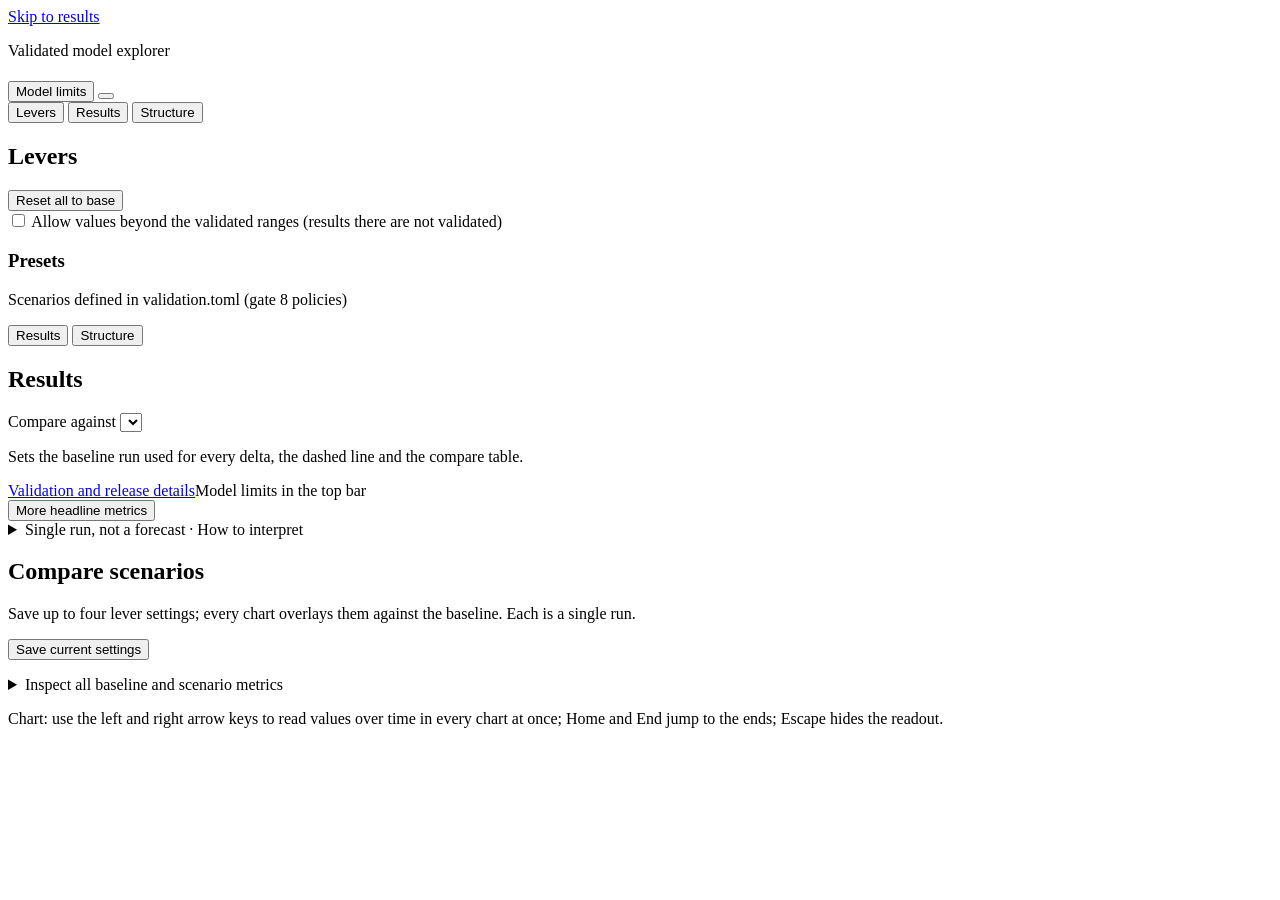
<file: engine/explorer_template/index.html>
<!doctype html>
<html lang="en">
<head>
<meta charset="utf-8">
<meta name="viewport" content="width=device-width, initial-scale=1">
<meta name="color-scheme" content="light dark">
<title>@TITLE@ · explorer</title>
<style>/*@STYLE@*/</style>
</head>
<body>
<a class="skip" href="#results">Skip to results</a>
<header class="top">
  <div>
    <p class="eyebrow">Validated model explorer</p>
    <h1 id="page-title"></h1>
  </div>
  <div class="top-actions">
    <button type="button" class="btn" id="btn-limits" aria-haspopup="dialog">Model limits</button>
    <button type="button" class="btn" id="btn-theme"></button>
  </div>
</header>
<p id="banner" class="banner" role="status" hidden></p>
<div class="tabs" role="tablist" aria-label="Page sections">
  <button type="button" role="tab" id="tab-levers" aria-controls="levers" aria-selected="false">Levers</button>
  <button type="button" role="tab" id="tab-results" aria-controls="results" aria-selected="true">Results</button>
  <button type="button" role="tab" id="tab-structure" aria-controls="structure" aria-selected="false">Structure</button>
</div>
<div class="layout">
  <aside id="levers" class="panel levers" aria-labelledby="levers-title">
    <div class="panel-head">
      <h2 id="levers-title">Levers</h2>
      <button type="button" class="btn btn-quiet" id="reset-all">Reset all to base</button>
    </div>
    <label class="extend"><input type="checkbox" id="extend"> <span>Allow values beyond the validated ranges (results there are not validated)</span></label>
    <div class="sector presets" role="group" aria-labelledby="presets-title">
      <h3 class="sector-title" id="presets-title">Presets</h3>
      <p class="presets-sub">Scenarios defined in validation.toml (gate 8 policies)</p>
      <div id="preset-list" class="preset-list"></div>
    </div>
    <div id="lever-groups"></div>
  </aside>
  <div class="maincol">
  <div class="viewtabs" role="tablist" aria-label="View">
    <button type="button" role="tab" id="view-results" aria-controls="results" aria-selected="true">Results</button>
    <button type="button" role="tab" id="view-structure" aria-controls="structure" aria-selected="false">Structure</button>
  </div>
  <main id="results" class="panel results" tabindex="-1" aria-labelledby="results-title">
    <h2 id="results-title" class="sr-only">Results</h2>
    <div class="result-bar">

      <label class="compare-against">Compare against
        <select id="baseline-select" aria-describedby="baseline-help"></select>
      </label>
      <p id="baseline-help" class="sr-only">Sets the baseline run used for every delta, the dashed line and the compare table.</p>
    </div>
    <div class="trust-status"><a href="#provenance" id="trust-link">Validation and release details</a><span>Model limits in the top bar</span></div>
    <div id="headline" class="headline"></div>
    <button type="button" class="btn secondary-toggle" id="toggle-metrics" aria-controls="headline" aria-expanded="false">More headline metrics</button>
    <section class="quick-controls" id="quick-controls" aria-label="Primary controls"></section><details class="run-context"><summary>Single run, not a forecast · How to interpret</summary><p id="runlabel" class="runlabel"></p></details>
    <section class="card scenarios" aria-labelledby="scen-title">
      <div class="card-head">
        <div>
          <h2 id="scen-title">Compare scenarios</h2>
          <p class="card-sub">Save up to four lever settings; every chart overlays them against the baseline. Each is a single run.</p>
        </div>
        <button type="button" class="btn btn-primary" id="save-scenario">Save current settings</button>
      </div>
      <ul id="saved" class="saved" aria-label="Saved scenarios"></ul>
      <details class="comparison-details" id="comparison-details"><summary>Inspect all baseline and scenario metrics</summary><div class="table-wrap compare-wrap"><table id="compare" class="data compare"></table></div></details>
    </section>
    <p id="sd-chart-help" class="sr-only">Chart: use the left and right arrow keys to read values over time in every chart at once; Home and End jump to the ends; Escape hides the readout.</p>
    <div id="charts"></div>
    <footer class="provenance" id="provenance"></footer>
  </main>
  <section id="structure" class="panel structure" aria-labelledby="structure-title" hidden>
    <div class="st-head">
      <h2 id="structure-title">Model structure</h2>
      <p class="card-sub">The whole model as a stock-and-flow diagram or a causal loop diagram, drawn from the validated model file. Select a variable to follow its chain, or a loop badge to isolate the loop.</p>
    </div>
    <div class="st-toolbar" role="toolbar" aria-label="Diagram controls">
      <div class="seg" role="group" aria-label="Diagram type">
        <button type="button" class="btn" id="mode-sfd" aria-pressed="true">Stock and flow</button>
        <button type="button" class="btn" id="mode-cld" aria-pressed="false">Causal loop</button>
      </div>
      <label class="check"><input type="checkbox" id="show-all"> Show all variables</label>
      <div class="search">
        <label for="structure-search" class="sr-only">Find a variable</label>
        <input type="search" id="structure-search" placeholder="Find a variable" autocomplete="off">
        <div id="search-results" class="search-results"></div>
      </div>
      <div class="seg" role="group" aria-label="Zoom">
        <button type="button" class="btn" id="zoom-out" aria-label="Zoom out">−</button>
        <button type="button" class="btn" id="zoom-fit">Fit</button>
        <button type="button" class="btn" id="zoom-in" aria-label="Zoom in">+</button>
      </div>
      <div class="seg" role="group" aria-label="Sectors">
        <button type="button" class="btn" id="collapse-all">Collapse sectors</button>
        <button type="button" class="btn" id="expand-all">Expand</button>
      </div>
    </div>
    <div class="st-timebar" role="group" aria-label="Time in the run">
      <button type="button" class="btn" id="st-play" aria-pressed="false">Play</button>
      <label for="st-time" class="sr-only">Time shown in the diagram</label>
      <input type="range" id="st-time" min="0" step="1" value="0">
      <span id="st-time-label" class="st-time-label"></span>
      <label class="check"><input type="checkbox" id="st-values"> Show flow values</label>
    </div>
    <div class="st-body">
      <div class="st-main">
      <div id="st-canvas" class="st-canvas" tabindex="0" aria-label="Diagram canvas: arrow keys pan, plus and minus zoom, 0 fits"></div>
      <details class="st-flows"><summary>Table of flows at the time shown (accessible alternative to the moving pipes)</summary>
        <div class="table-wrap"><table id="flows-table" class="data flows"></table></div></details>
      </div>
      <aside class="st-side" aria-label="Diagram details">
        <div class="side-tabs" role="tablist" aria-label="Side panel">
          <button type="button" role="tab" id="side-tab-details" aria-controls="side-details" aria-selected="true">Details</button>
          <button type="button" role="tab" id="side-tab-strength" aria-controls="dominance" aria-selected="false" tabindex="-1">Loop strength</button>
        </div>
        <div id="side-details" class="side-pane" role="tabpanel" aria-labelledby="side-tab-details">
        <details class="st-map" id="minimap-wrap"><summary class="st-side-title">Overview map</summary>
          <div id="minimap-slot" class="minimap-slot"></div></details>
        <div class="st-detail-head"><button type="button" class="btn btn-quiet" id="structure-clear">Clear selection</button></div>
        <div id="structure-detail" class="st-detail" aria-live="polite"></div>
        <details class="st-pool" id="pooling" open><summary class="st-side-title">Pooling</summary>
          <div id="pool-body"></div></details>
        <details class="st-loops" id="st-loops" open><summary class="st-side-title">Loops</summary>
          <ul id="loop-list" class="loop-list"></ul></details>
        <details class="st-delays" open><summary class="st-side-title">Delays</summary><ul id="delay-list" class="delay-list"></ul></details>
        <details class="st-legend" open><summary>How to read this diagram</summary><ul id="structure-legend"></ul></details>
        </div>
        <section id="dominance" class="side-pane st-dom" role="tabpanel" aria-labelledby="side-tab-strength" hidden>
          <h3 class="st-side-title">Loop strength over time</h3>
          <div id="dom-body"></div>
        </section>
      </aside>
    </div>
  </section>
  </div>
</div>
<dialog id="limits-dialog" aria-labelledby="limits-title">
  <div class="dialog-head">
    <h2 id="limits-title">Model limits: what this model cannot tell you</h2>
    <button type="button" class="btn" id="limits-close">Close</button>
  </div>
  <div class="dialog-body">
    <div id="limits-body" class="md"></div>
    <details class="verbatim"><summary>Source text, verbatim from summary.md</summary><pre id="limits-src"></pre></details>
    <section id="limits-intake" class="limits-intake" aria-label="Page settings"></section>
  </div>
</dialog>
<script id="sd-data" type="application/json">/*@DATA@*/</script>
<script id="sd-engine">/*@ENGINE@*/</script>
<script id="sd-metrics">/*@METRICS@*/</script>
<script id="sd-eqs">/*@EQS@*/</script>
<script id="sd-ltm">/*@LTM@*/</script>
<script id="sd-charts">/*@CHARTS@*/</script>
<script id="sd-structure">/*@STRUCTURE@*/</script>
<script id="sd-app">/*@APP@*/</script>
</body>
</html>
</file>
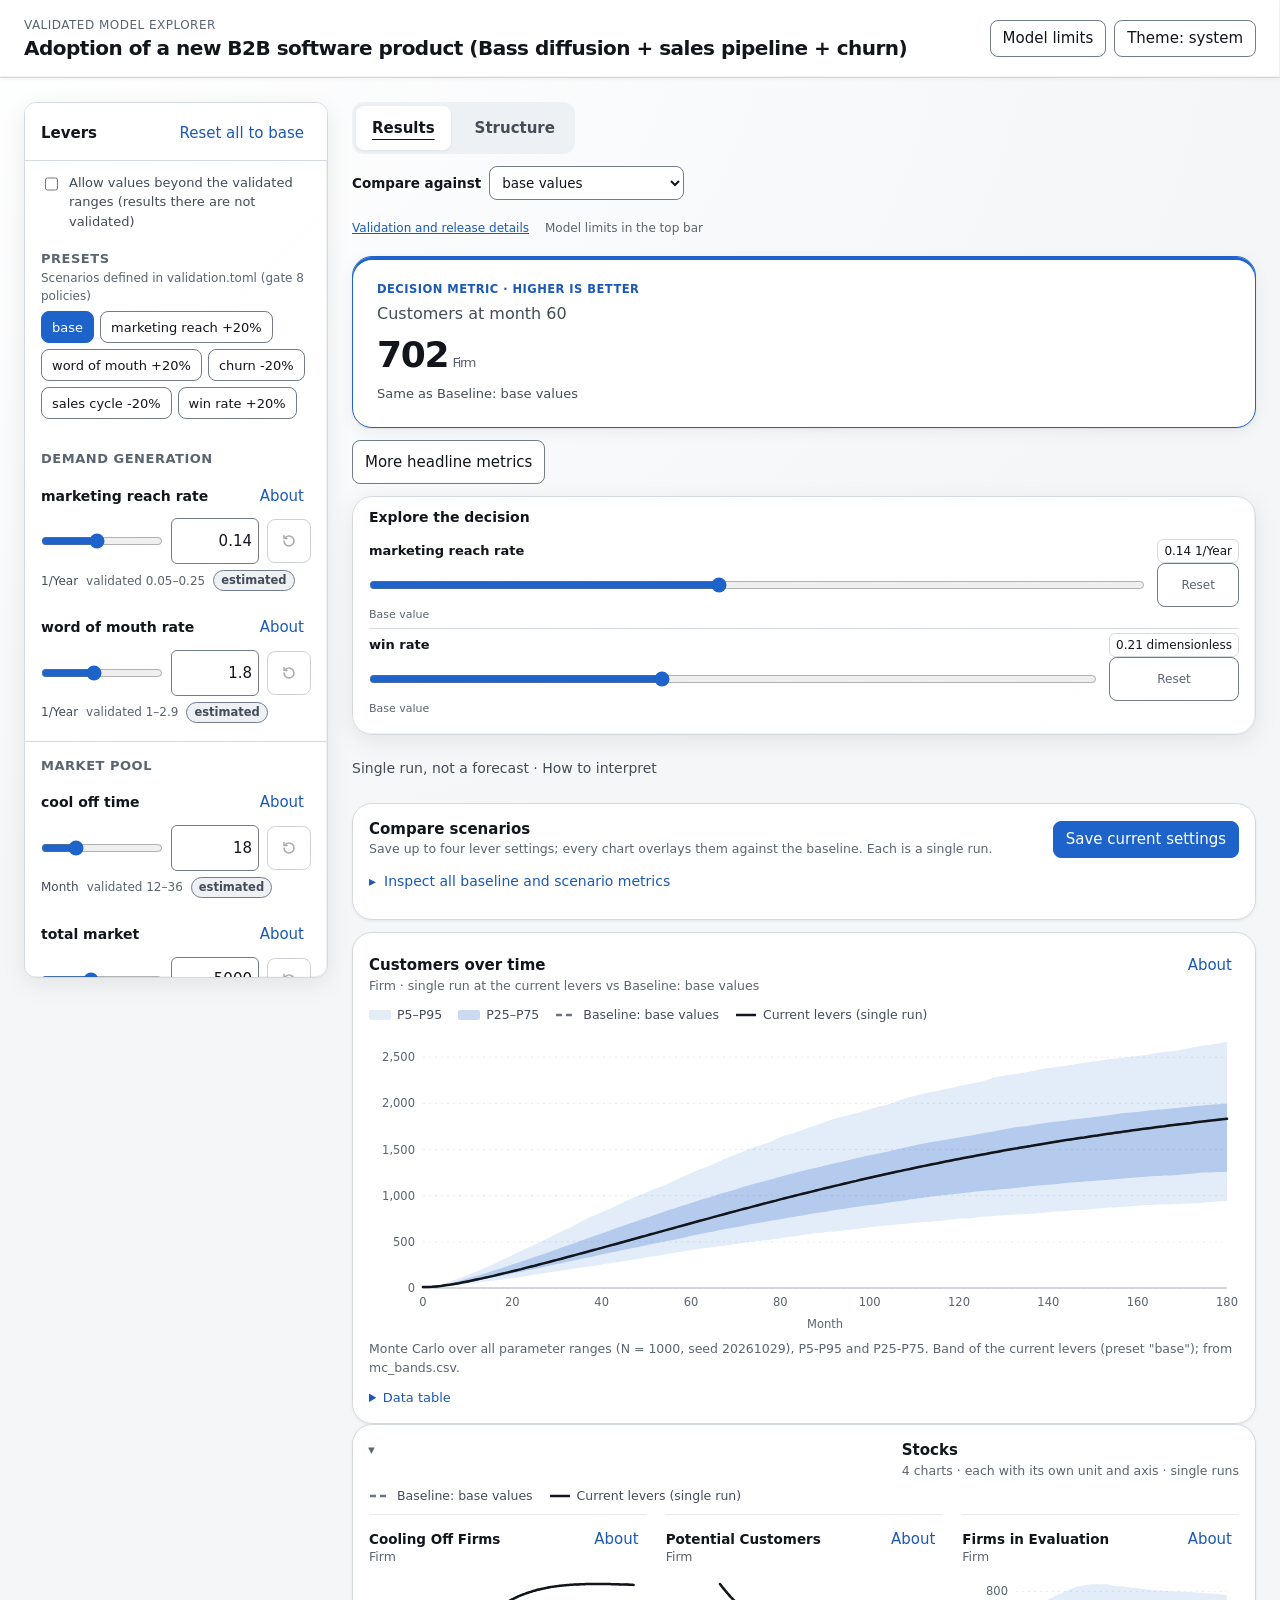
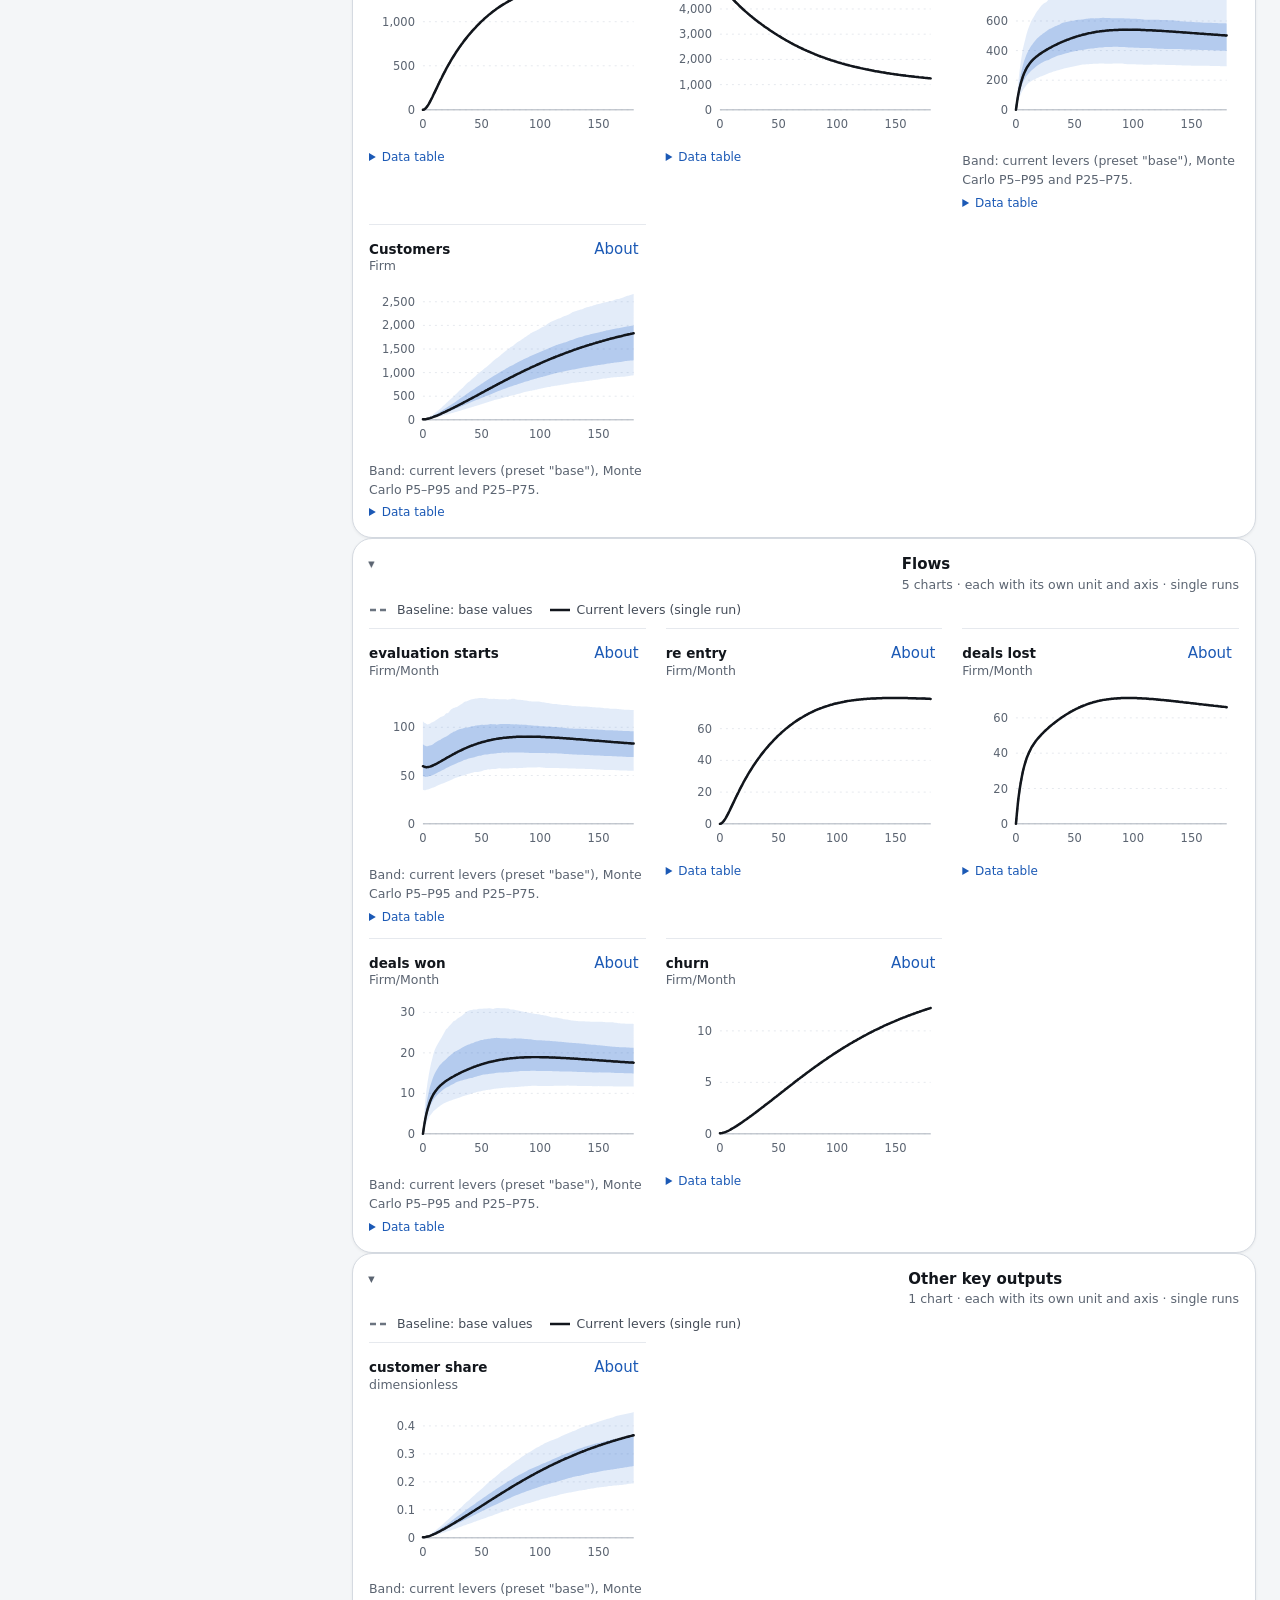
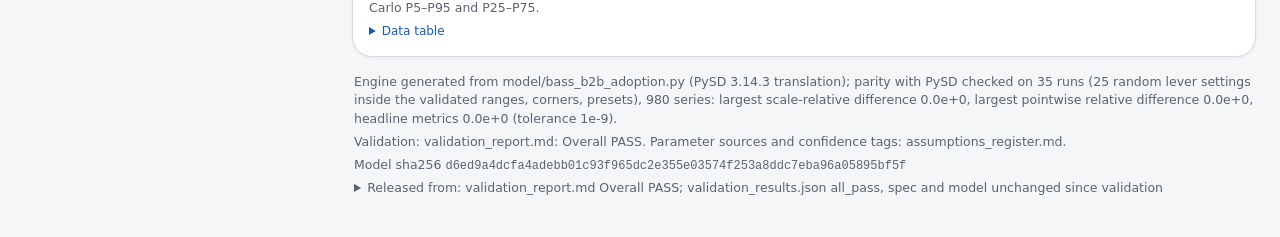
<file: projects/bass-b2b-adoption/explorer.html>
<!doctype html>
<html lang="en">
<head>
<meta charset="utf-8">
<meta name="viewport" content="width=device-width, initial-scale=1">
<meta name="color-scheme" content="light dark">
<title>adoption of a new B2B software product (Bass diffusion + sales pipeline + churn) · explorer</title>
<style>/* sd-explorer page styles. Colour tokens are checked by engine/contrast_check.py (WCAG AA) in both themes. */
:root {
  color-scheme: light;
  --page: #f4f6f8;
  --surface: #ffffff;
  --chrome-bound: #f4f6f8;
  --surface-2: #eef1f4;
  --ink: #12161c;
  --ink-2: #444c58;
  --muted: #5b6471;
  --control-border: #737c8a;
  --border: #d5dae1;
  --grid: #e6e9ee;
  --axis: #a9b0bb;
  --accent: #1d63c9;
  --accent-ink: #1b59b5;
  --on-accent: #ffffff;
  --series-current: #12161c;
  --series-a: #1d63c9;
  --series-b: #d4500f;
  --series-c: #0f8a6a;
  --series-d: #a3359d;
  --series-baseline: #6b7480;
  --band-outer: rgba(29, 99, 201, 0.12);
  --band-inner: rgba(29, 99, 201, 0.24);
  --band-base-outer: rgba(107, 116, 128, 0.10);
  --band-base-inner: rgba(107, 116, 128, 0.22);
  --band-hatch: rgba(91, 100, 113, 0.55);
  --diagram-ink: #444c58;
  --pipe: #5b6471;
  --tank-fill: rgba(29, 99, 201, 0.22);
  --exo: #b3b9c2;
  --loop-r: #1d63c9;
  --loop-b: #c2410c;
  --region-bg: rgba(18, 22, 28, 0.025);
  --focus-glow: rgba(29, 99, 201, 0.35);
  --chg-up: #1d63c9;
  --chg-down: #c2410c;
  --warn-bg: #fff3d6;
  --warn-ink: #5a3b00;
  --warn-border: #a36f00;
  --shadow: 0 1px 2px rgba(18, 22, 28, 0.06), 0 4px 16px rgba(18, 22, 28, 0.06);
  --radius: 10px;
  --gutter: 24px;
  --font: system-ui, -apple-system, "Segoe UI", Roboto, sans-serif;
}
@media (prefers-color-scheme: dark) {
  :root:where(:not([data-theme="light"])) {
    color-scheme: dark;
    --page: #0e1115;
    --surface: #161a20;
  --chrome-bound: #0e1115;
    --surface-2: #1e232b;
    --ink: #e8ecf1;
    --ink-2: #b9c1cc;
    --muted: #97a0ad;
    --control-border: #7c8696;
    --border: #2b313b;
    --grid: #242a33;
    --axis: #4a5260;
    --accent: #4a8ae8;
    --accent-ink: #84b3f5;
    --on-accent: #0b0e12;
    --series-current: #e8ecf1;
    --series-a: #4a8ae8;
    --series-b: #e0652a;
    --series-c: #22a07c;
    --series-d: #c35cbf;
    --series-baseline: #a0a8b4;
    --band-outer: rgba(74, 138, 232, 0.16);
    --band-inner: rgba(74, 138, 232, 0.30);
    --band-base-outer: rgba(160, 168, 180, 0.10);
    --band-base-inner: rgba(160, 168, 180, 0.22);
    --band-hatch: rgba(185, 193, 204, 0.5);
    --diagram-ink: #b9c1cc;
    --pipe: #8d96a3;
    --tank-fill: rgba(74, 138, 232, 0.30);
    --exo: #5b6471;
    --loop-r: #4a8ae8;
    --loop-b: #e0652a;
    --region-bg: rgba(255, 255, 255, 0.03);
    --focus-glow: rgba(74, 138, 232, 0.45);
    --chg-up: #4a8ae8;
    --chg-down: #e0652a;
    --warn-bg: #33270a;
    --warn-ink: #ffd88a;
    --warn-border: #b98a2a;
    --shadow: 0 1px 2px rgba(0, 0, 0, 0.4);
  }
}
:root[data-theme="dark"] {
  color-scheme: dark;
  --page: #0e1115;
  --surface: #161a20;
  --chrome-bound: #0e1115;
  --surface-2: #1e232b;
  --ink: #e8ecf1;
  --ink-2: #b9c1cc;
  --muted: #97a0ad;
  --control-border: #7c8696;
  --border: #2b313b;
  --grid: #242a33;
  --axis: #4a5260;
  --accent: #4a8ae8;
  --accent-ink: #84b3f5;
  --on-accent: #0b0e12;
  --series-current: #e8ecf1;
  --series-a: #4a8ae8;
  --series-b: #e0652a;
  --series-c: #22a07c;
  --series-d: #c35cbf;
  --series-baseline: #a0a8b4;
  --band-outer: rgba(74, 138, 232, 0.16);
  --band-inner: rgba(74, 138, 232, 0.30);
  --band-base-outer: rgba(160, 168, 180, 0.10);
  --band-base-inner: rgba(160, 168, 180, 0.22);
  --band-hatch: rgba(185, 193, 204, 0.5);
  --diagram-ink: #b9c1cc;
  --pipe: #8d96a3;
  --tank-fill: rgba(74, 138, 232, 0.30);
  --exo: #5b6471;
  --loop-r: #4a8ae8;
  --loop-b: #e0652a;
  --region-bg: rgba(255, 255, 255, 0.03);
  --focus-glow: rgba(74, 138, 232, 0.45);
  --chg-up: #4a8ae8;
  --chg-down: #e0652a;
  --warn-bg: #33270a;
  --warn-ink: #ffd88a;
  --warn-border: #b98a2a;
  --shadow: 0 1px 2px rgba(0, 0, 0, 0.4);
}

* { box-sizing: border-box; }
[hidden] { display: none !important; }
html { -webkit-text-size-adjust: 100%; }
body {
  margin: 0;
  background: var(--page);
  color: var(--ink);
  font: 15px/1.5 var(--font);
}
h1, h2, h3 { margin: 0; line-height: 1.25; }
button, input { font: inherit; color: inherit; }
:focus-visible { outline: 2px solid var(--accent); outline-offset: 2px; }
.sr-only {
  position: absolute; width: 1px; height: 1px; padding: 0; margin: -1px;
  overflow: hidden; clip: rect(0 0 0 0); white-space: nowrap; border: 0;
}
.skip { position: absolute; left: -999px; top: 8px; z-index: 10; }
.skip:focus { left: 8px; background: var(--surface); color: var(--accent-ink); padding: 8px 12px; border-radius: 6px; }

/* ---------- top bar ---------- */
.top {
  display: flex; align-items: center; justify-content: space-between; gap: 16px;
  padding: 14px var(--gutter);
  background: var(--surface);
  border-bottom: 1px solid var(--border);
}
.eyebrow { margin: 0 0 2px; font-size: 12px; letter-spacing: .04em; text-transform: uppercase; color: var(--muted); }
.top h1 { font-size: 18px; font-weight: 650; max-width: 70ch; }
.top-actions { display: flex; gap: 8px; flex-shrink: 0; }
.btn {
  display: inline-flex; align-items: center; gap: 6px;
  min-height: 36px; padding: 6px 12px;
  border: 1px solid var(--control-border); border-radius: 8px;
  background: var(--surface); cursor: pointer; white-space: nowrap;
}
.btn:hover { background: var(--surface-2); }
.btn-primary { background: var(--accent); border-color: var(--accent); color: var(--on-accent); }
.btn-primary:hover { background: var(--accent); filter: brightness(1.08); }
.btn-quiet { border-color: transparent; background: transparent; color: var(--accent-ink); padding: 4px 6px; min-height: 32px; }
.btn-quiet:hover { background: var(--surface-2); }
.btn svg { width: 16px; height: 16px; }

/* ---------- warning banner ---------- */
.banner {
  display: flex; gap: 10px; align-items: flex-start;
  margin: 0; padding: 10px var(--gutter);
  background: var(--warn-bg); color: var(--warn-ink);
  border-bottom: 2px solid var(--warn-border);
  font-weight: 550;
}
.banner[hidden] { display: none; }
.banner svg { flex-shrink: 0; width: 18px; height: 18px; margin-top: 2px; }

/* ---------- layout ---------- */
.tabs { display: none; }
.layout {
  display: grid;
  grid-template-columns: minmax(300px, 360px) minmax(0, 1fr);
  gap: var(--gutter);
  padding: var(--gutter);
  max-width: 1480px; margin: 0 auto;
}
.panel { min-width: 0; }
.levers {
  align-self: start;
  position: sticky; top: 12px;
  max-height: calc(100vh - 24px); overflow: auto;
  background: var(--surface); border: 1px solid var(--border); border-radius: var(--radius);
  box-shadow: var(--shadow);
}
.panel-head {
  display: flex; align-items: center; justify-content: space-between; gap: 8px;
  padding: 14px 16px 10px;
  position: sticky; top: 0; z-index: 1;
  background: var(--surface);
  border-bottom: 1px solid var(--border);
}
.panel-head h2 { font-size: 15px; font-weight: 650; }
.extend {
  display: flex; gap: 8px; align-items: flex-start;
  margin: 12px 16px 4px; font-size: 13px; color: var(--ink-2);
}
.extend input { margin-top: 3px; width: 16px; height: 16px; accent-color: var(--accent); }

/* ---------- levers ---------- */
.sector { padding: 4px 0 8px; }
.sector + .sector { border-top: 1px solid var(--border); }
.sector-title {
  padding: 12px 16px 2px; font-size: 12px; font-weight: 650;
  letter-spacing: .04em; text-transform: uppercase; color: var(--muted);
}
.lever { padding: 10px 16px; }
.lever.changed { box-shadow: inset 3px 0 0 var(--accent); }
.lever-top { display: flex; align-items: baseline; justify-content: space-between; gap: 8px; }
.lever-top label, .lever-top .name { font-weight: 600; font-size: 14px; }
.lever-ctrl { display: grid; grid-template-columns: minmax(0, 1fr) 96px auto; gap: 8px; align-items: center; margin-top: 6px; }
.lever-ctrl input[type=range] { width: 100%; accent-color: var(--accent); min-height: 28px; margin: 0; }
.num {
  display: flex; align-items: center;
  border: 1px solid var(--control-border); border-radius: 6px; background: var(--surface);
}
.num input { width: 100%; min-width: 0; border: 0; background: transparent; padding: 5px 6px; text-align: right; font-variant-numeric: tabular-nums; }
.num:focus-within { outline: 2px solid var(--accent); outline-offset: 1px; }
.num input:focus-visible { outline: none; }
.reset { width: 32px; height: 32px; padding: 0; justify-content: center; }
.reset[disabled] { opacity: .35; cursor: default; }
.lever-meta { display: flex; flex-wrap: wrap; gap: 6px 8px; align-items: center; margin-top: 6px; font-size: 12px; color: var(--muted); }
.lever-meta .unit { color: var(--ink-2); }
.tag {
  display: inline-block; padding: 1px 7px; border-radius: 999px;
  border: 1px solid var(--control-border); color: var(--ink-2); background: var(--surface-2);
  font-size: 11.5px; font-weight: 600; line-height: 1.5; cursor: help;
}
.tag-illustrative { background: var(--warn-bg); color: var(--warn-ink); border-color: var(--warn-border); }
.tag-outside { background: var(--warn-bg); color: var(--warn-ink); border-color: var(--warn-border); }
.fixed-value { font-variant-numeric: tabular-nums; font-weight: 600; }
.info-card {
  margin-top: 8px; padding: 10px 12px; border-radius: 8px;
  background: var(--surface-2); color: var(--ink-2); font-size: 13px;
}
.info-card dl { display: grid; grid-template-columns: auto 1fr; gap: 4px 10px; margin: 0; }
.info-card dt { color: var(--muted); }
.info-card dd { margin: 0; color: var(--ink); overflow-wrap: anywhere; }
/* in a lever and in the Structure detail (narrow panels) the label sits above its value: beside it, the value column was a sliver */
.lever .info-card dl, .st-detail .info-card dl { grid-template-columns: minmax(0, 1fr); gap: 0; }
.lever .info-card dt, .st-detail .info-card dt { margin-top: 8px; font-size: 12px; }
.lever .info-card dt:first-child, .st-detail .info-card dt:first-child { margin-top: 0; }
.notice { margin: 6px 0 0; font-size: 12.5px; color: var(--warn-ink); background: var(--warn-bg); padding: 4px 8px; border-radius: 6px; }
.notice:empty { display: none; }

/* ---------- presets ---------- */
.presets-sub { margin: 0 16px 6px; font-size: 12px; color: var(--muted); }
.preset-list { display: flex; flex-wrap: wrap; gap: 6px; padding: 0 16px 8px; }
.preset { min-height: 32px; padding: 4px 10px; font-size: 13px; white-space: normal; text-align: left; }
.preset[aria-pressed="true"] { background: var(--accent); border-color: var(--accent); color: var(--on-accent); }

/* ---------- results ---------- */
.results { display: flex; flex-direction: column; gap: 16px; }
.result-bar { display: flex; flex-wrap: wrap; gap: 8px 20px; align-items: center; justify-content: space-between; }
.result-bar .runlabel { flex: 1 1 420px; }
.compare-against { display: inline-flex; gap: 8px; align-items: center; font-size: 13.5px; font-weight: 600; }
.compare-against select { font: inherit; font-weight: 500; min-height: 34px; padding: 4px 8px; border: 1px solid var(--control-border); border-radius: 8px; background: var(--surface); color: var(--ink); max-width: 320px; }
.runlabel { margin: 0; color: var(--ink-2); font-size: 13.5px; }
.runlabel strong { color: var(--ink); }
.runlabel .btn-quiet { min-height: 0; padding: 0 2px; display: inline; font-size: inherit; line-height: inherit; }
.headline { display: grid; grid-template-columns: repeat(auto-fit, minmax(200px, 1fr)); gap: 12px; }
.tile {
  background: var(--surface); border: 1px solid var(--border); border-radius: var(--radius);
  padding: 14px 16px; box-shadow: var(--shadow); min-width: 0;
}
.tile.decision { border-color: var(--accent); box-shadow: inset 0 3px 0 var(--accent), var(--shadow); }
.tile-label { margin: 0; font-size: 13px; color: var(--ink-2); }
.tile-kicker { margin: 0 0 4px; font-size: 11.5px; font-weight: 650; letter-spacing: .04em; text-transform: uppercase; color: var(--accent-ink); }
.tile-value { margin: 4px 0 2px; font-size: 28px; font-weight: 650; letter-spacing: -.01em; }
.tile-unit { font-size: 13px; font-weight: 500; color: var(--muted); margin-left: 4px; }
.tile-delta { margin: 0; font-size: 13px; color: var(--ink-2); font-variant-numeric: tabular-nums; }
.tile .tag { margin-top: 8px; }
.card {
  background: var(--surface); border: 1px solid var(--border); border-radius: var(--radius);
  box-shadow: var(--shadow); padding: 16px; min-width: 0;
}
.card-head { display: flex; flex-wrap: wrap; justify-content: space-between; gap: 6px 16px; align-items: baseline; }
.card-head h2 { font-size: 15px; font-weight: 650; }
.card-sub { margin: 2px 0 0; font-size: 12.5px; color: var(--muted); }
.legend { display: flex; flex-wrap: wrap; gap: 4px 16px; margin: 10px 0 0; padding: 0; list-style: none; font-size: 12.5px; color: var(--ink-2); }
.legend li { display: inline-flex; align-items: center; gap: 6px; }
.legend svg { width: 22px; height: 12px; flex-shrink: 0; }
.chart { position: relative; margin-top: 8px; }
.chart svg.plot { display: block; width: 100%; height: auto; overflow: visible; }
.chart:focus-visible { outline: 2px solid var(--accent); outline-offset: 4px; border-radius: 6px; }
.plot text { fill: var(--muted); font-size: 11.5px; font-family: var(--font); font-variant-numeric: tabular-nums; }
.plot .grid line { stroke: var(--grid); stroke-width: 1; }
.plot .axis-line { stroke: var(--axis); stroke-width: 1; }
.plot .crosshair { stroke: var(--ink-2); stroke-width: 1; }
.band-note { margin: 8px 0 0; font-size: 12.5px; color: var(--muted); }
.tooltip {
  position: absolute; pointer-events: none; z-index: 2;
  min-width: 170px; max-width: 280px; padding: 8px 10px;
  background: var(--surface); color: var(--ink); border: 1px solid var(--control-border); border-radius: 8px;
  box-shadow: var(--shadow); font-size: 12.5px;
}
.tooltip[hidden] { display: none; }
.tooltip .tt-time { color: var(--muted); margin-bottom: 4px; }
.tooltip .tt-row { display: grid; grid-template-columns: 14px auto 1fr; gap: 6px; align-items: center; }
.tooltip .tt-row svg { width: 14px; height: 8px; }
.tooltip .tt-val { font-weight: 650; font-variant-numeric: tabular-nums; }
.tooltip .tt-name { color: var(--ink-2); }
details.table-view { margin-top: 10px; font-size: 13px; }
details.table-view summary { cursor: pointer; color: var(--accent-ink); width: max-content; }
.table-wrap { max-height: 320px; overflow: auto; margin-top: 8px; border: 1px solid var(--border); border-radius: 8px; }
table.data { border-collapse: collapse; width: 100%; font-variant-numeric: tabular-nums; }
table.data th, table.data td { padding: 4px 10px; text-align: right; border-bottom: 1px solid var(--grid); white-space: nowrap; }
table.data th { position: sticky; top: 0; background: var(--surface-2); color: var(--ink-2); font-weight: 600; }
.scenarios .card-head { align-items: center; }
.scenarios .card-head .btn { white-space: normal; }          /* the "Four scenarios saved ..." label must wrap on a 320px screen */
.saved { list-style: none; margin: 10px 0 0; padding: 0; display: flex; flex-direction: column; gap: 6px; }
.saved:empty { display: none; }
.saved-item { display: flex; flex-wrap: wrap; align-items: center; gap: 6px 10px; padding: 6px 10px; border: 1px solid var(--border); border-radius: 8px; font-size: 13px; }
.saved-key svg { width: 26px; height: 12px; display: block; }
.saved-desc { color: var(--ink-2); flex: 1 1 200px; min-width: 0; overflow-wrap: anywhere; }
.compare-wrap { margin-top: 12px; max-height: none; }
table.compare th.left { text-align: left; white-space: normal; min-width: 200px; font-weight: 500; color: var(--ink); background: var(--surface); position: static; }
table.compare thead th { text-align: right; }
table.compare thead th.left { background: var(--surface-2); }
table.compare td { vertical-align: top; }
.cmp-val { display: block; font-weight: 600; }
.cmp-delta { display: block; font-size: 11.5px; color: var(--muted); }
.decision-mark { color: var(--accent-ink); font-weight: 600; }
.grid-card .legend { margin-top: 6px; }
details.grid-card > summary { cursor: pointer; list-style: none; display: flex; gap: 10px; align-items: baseline; }
details.grid-card > summary::-webkit-details-marker { display: none; }
details.grid-card > summary::before { content: "▸"; color: var(--muted); font-size: 13px; transition: transform .15s; }
details.grid-card[open] > summary::before { transform: rotate(90deg); }
details.grid-card:not([open]) { padding-bottom: 12px; }
.mini-grid { display: grid; grid-template-columns: repeat(auto-fill, minmax(260px, 1fr)); gap: 12px 20px; margin-top: 8px; }
.mini { min-width: 0; padding-top: 8px; border-top: 1px solid var(--grid); }
.mini h3 { font-size: 13.5px; font-weight: 600; }
.mini .card-sub { margin: 0; }
.mini details.table-view { margin-top: 4px; font-size: 12px; }
.plot .leader { stroke: var(--muted); stroke-width: 1; }
.plot text.end-label { fill: var(--ink-2); font-weight: 650; font-size: 12px; }
.provenance { font-size: 12.5px; color: var(--muted); padding: 4px 2px 16px; }
.provenance p { margin: 0 0 4px; }
.provenance code { font-size: 12px; overflow-wrap: anywhere; }
.provenance details.release summary { cursor: pointer; }
.provenance details.release ul { margin: 4px 0 0; padding-left: 18px; }

/* ---------- model limits dialog ---------- */
dialog {
  width: min(820px, calc(100vw - 32px)); max-height: calc(100vh - 48px);
  padding: 0; border: 1px solid var(--border); border-radius: 12px;
  background: var(--surface); color: var(--ink); box-shadow: 0 12px 48px rgba(0, 0, 0, .3);
}
dialog::backdrop { background: rgba(10, 12, 16, .55); }
.dialog-head {
  display: flex; justify-content: space-between; align-items: center; gap: 12px;
  padding: 14px 18px; border-bottom: 1px solid var(--border);
  position: sticky; top: 0; background: var(--surface);
}
.dialog-head h2 { font-size: 16px; }
.dialog-body { padding: 4px 18px 18px; font-size: 14px; }
.md h2, .md h3 { font-size: 15px; margin: 16px 0 6px; }
.md p { margin: 8px 0; }
.md ul { margin: 8px 0; padding-left: 20px; }
.limits-intake { border-top: 1px solid var(--border); margin-top: 14px; padding-top: 6px; }
.limits-intake h3 { font-size: 15px; margin: 10px 0 6px; }
.limits-intake .muted { color: var(--ink-2); margin: 0 0 6px; }
.limits-intake ul { margin: 6px 0; padding-left: 20px; }
.md table { border-collapse: collapse; margin: 8px 0; font-size: 13px; display: block; overflow-x: auto; }
.md th, .md td { border: 1px solid var(--border); padding: 4px 8px; text-align: left; vertical-align: top; }
.md th { background: var(--surface-2); }
.md code { font-size: 12.5px; background: var(--surface-2); padding: 0 4px; border-radius: 4px; }
.verbatim summary { cursor: pointer; color: var(--accent-ink); margin-top: 12px; }
.verbatim pre { white-space: pre-wrap; font-size: 12.5px; background: var(--surface-2); padding: 10px; border-radius: 8px; overflow-wrap: anywhere; }

/* ---------- views ---------- */
.maincol { min-width: 0; display: flex; flex-direction: column; gap: 12px; }
.viewtabs { display: flex; gap: 4px; border-bottom: 1px solid var(--border); }
.viewtabs button {
  min-height: 40px; padding: 6px 16px; border: 0; background: transparent; cursor: pointer;
  font-weight: 600; color: var(--ink-2); border-bottom: 3px solid transparent; margin-bottom: -1px;
}
.viewtabs button[aria-selected="true"] { color: var(--ink); border-bottom-color: var(--accent); }

/* ---------- structure tab ---------- */
.structure { background: var(--surface); border: 1px solid var(--border); border-radius: var(--radius); box-shadow: var(--shadow); padding: 16px; display: flex; flex-direction: column; gap: 12px; }
.st-head h2 { font-size: 16px; }
.st-toolbar { display: flex; flex-wrap: wrap; gap: 8px 12px; align-items: center; }
.seg { display: inline-flex; }
.seg .btn { border-radius: 0; margin-left: -1px; min-height: 34px; }
.seg .btn:first-child { border-radius: 8px 0 0 8px; margin-left: 0; }
.seg .btn:last-child { border-radius: 0 8px 8px 0; }
.seg .btn[aria-pressed="true"] { background: var(--accent); border-color: var(--accent); color: var(--on-accent); position: relative; }
.check { display: inline-flex; gap: 6px; align-items: center; font-size: 13.5px; }
.check input { width: 16px; height: 16px; accent-color: var(--accent); }
.search { position: relative; }
.search input { min-height: 34px; padding: 4px 10px; border: 1px solid var(--control-border); border-radius: 8px; background: var(--surface); width: 210px; }
.search-results { position: absolute; z-index: 5; top: 38px; left: 0; min-width: 260px; background: var(--surface); border: 1px solid var(--control-border); border-radius: 8px; box-shadow: var(--shadow); display: flex; flex-direction: column; }
.search-results:empty { display: none; }
.search-results .btn { justify-content: flex-start; text-align: left; border-radius: 0; color: var(--ink); }
.st-body { display: grid; grid-template-columns: minmax(0, 1fr) 300px; gap: 12px; }
.st-canvas { position: relative; height: min(72vh, 760px); border: 1px solid var(--border); border-radius: 10px; background: var(--page); overflow: hidden; touch-action: none; }
.st-canvas:focus-visible { outline: 2px solid var(--accent); outline-offset: 2px; }
svg.sd-diagram { width: 100%; height: 100%; display: block; cursor: grab; }
svg.sd-minimap { display: block; width: 100%; height: 150px; background: var(--surface); border: 1px solid var(--control-border); border-radius: 6px; cursor: pointer; }
.st-map > summary { cursor: pointer; margin-bottom: 6px; }
.lk.xsec { display: none; }
.pipe-outer, .pipe-inner, .cloud, .region, .loop-halo { pointer-events: none; }
.node .hit { fill: transparent; stroke: none; }
.lk.xsec.show, .lk.xsec.hover { display: inline; }
.sd-minimap .mini-region { fill: var(--surface-2); stroke: var(--axis); stroke-width: 6; }
.sd-minimap .viewport { fill: none; stroke: var(--accent); stroke-width: 18; }
.st-side { min-width: 0; display: flex; flex-direction: column; gap: 8px; max-height: min(72vh, 760px); overflow: auto; font-size: 13px; }
.st-detail-head { display: flex; justify-content: flex-end; }
.st-detail { background: var(--surface-2); border-radius: 8px; padding: 10px 12px; }
.st-detail .muted, .st-detail p.muted { color: var(--ink-2); margin: 0 0 6px; }
.st-detail h3 { font-size: 14px; margin: 0; }
.st-detail h4 { font-size: 12px; text-transform: uppercase; letter-spacing: .04em; color: var(--muted); margin: 10px 0 4px; }
.detail-head { display: flex; justify-content: space-between; align-items: baseline; gap: 8px; margin-bottom: 6px; }
.detail-links, .detail-loops, .loop-path { margin: 0; padding-left: 18px; }
.detail-loops { list-style: none; padding: 0; }
.detail-loops .btn { text-align: left; white-space: normal; }
.glyph { font-weight: 700; font-variant-numeric: tabular-nums; }
.depth { display: inline-flex; gap: 6px; align-items: center; font-size: 12.5px; margin-bottom: 6px; }
.depth select { font: inherit; padding: 2px 4px; border: 1px solid var(--control-border); border-radius: 6px; background: var(--surface); color: var(--ink); }
.st-detail .info-card { background: var(--surface); }
.st-loops > summary { cursor: pointer; margin-bottom: 6px; }
.st-side-title { font-size: 12px; text-transform: uppercase; letter-spacing: .04em; color: var(--muted); margin: 6px 0 0; }
.loop-list { list-style: none; margin: 0; padding: 0; display: flex; flex-direction: column; gap: 4px; }
.loop-btn { display: grid; grid-template-columns: 26px 1fr; gap: 0 8px; align-items: center; width: 100%; text-align: left; padding: 5px 8px; border: 1px solid var(--border); border-radius: 8px; background: var(--surface); cursor: pointer; }
.loop-btn[aria-pressed="true"] { border-color: var(--accent); box-shadow: inset 3px 0 0 var(--accent); }
.loop-glyph { grid-row: span 2; width: 24px; height: 24px; border-radius: 50%; display: grid; place-items: center; font-weight: 700; font-size: 12px; border: 2px solid var(--loop-r); color: var(--ink); }
.loop-btn.b .loop-glyph { border-color: var(--loop-b); border-style: dashed; }
.loop-name { font-weight: 600; font-size: 12.5px; }
.loop-n { font-size: 11.5px; color: var(--muted); }
.st-legend summary { cursor: pointer; color: var(--accent-ink); font-weight: 600; }
.st-legend ul { list-style: none; margin: 6px 0 0; padding: 0; display: flex; flex-direction: column; gap: 6px; }
.st-legend li { display: grid; grid-template-columns: 44px 1fr; gap: 8px; align-items: center; color: var(--ink-2); }
.st-legend li svg { width: 44px; height: 24px; overflow: visible; }
.st-legend li.legend-note { display: block; color: var(--muted); }
/* diagram marks */
.sd-diagram text, .st-legend text { font-family: var(--font); }
.region { fill: var(--region-bg); stroke: var(--border); stroke-width: 1.5; }
.sector-toggle { cursor: pointer; }
.sector-toggle .sector-hit { fill: transparent; }
.sector-toggle:focus-visible .sector-hit, .sector-toggle:hover .sector-hit { fill: var(--surface-2); }
.sector-toggle:focus { outline: none; }
.sector-toggle:focus-visible .sector-hit { stroke: var(--accent); stroke-width: 2; }
.sector-title { font-size: 13px; font-weight: 700; letter-spacing: .04em; text-transform: uppercase; fill: var(--muted); }
.link { fill: none; stroke: var(--diagram-ink); stroke-width: 1.4; }
.link.inactive { stroke: var(--exo); }
.agg { fill: none; stroke: var(--exo); stroke-width: 1.2; }
.sign { font-size: 13px; font-weight: 700; fill: var(--diagram-ink); }
.delay-mark line { stroke: var(--diagram-ink); stroke-width: 2.2; }
.pipe-outer { fill: none; stroke: var(--pipe); stroke-width: 9; stroke-linecap: butt; }
.pipe-inner { fill: none; stroke: var(--page); stroke-width: 4.5; stroke-linecap: butt; }
.st-legend .pipe-inner { stroke: var(--surface); }
.cloud path, .cloud-shape { fill: var(--surface); stroke: var(--pipe); stroke-width: 1.6; }
.valve { fill: var(--surface); stroke: var(--diagram-ink); stroke-width: 1.6; stroke-linejoin: round; }
.valve-stem { stroke: var(--diagram-ink); stroke-width: 1.6; }
.tank { fill: var(--surface); stroke: var(--diagram-ink); stroke-width: 2; }
.tank-fill { fill: var(--tank-fill); }
.cld-stock { fill: var(--surface); stroke: var(--diagram-ink); stroke-width: 1.6; }
.aux { fill: var(--surface); stroke: var(--diagram-ink); stroke-width: 1.6; }
.aux.exo { fill: var(--exo); stroke: var(--exo); }
.nlabel { font-size: 12.5px; fill: var(--ink); }
.stock-label { font-weight: 650; }
.exo-label { fill: var(--muted); }
.node { cursor: pointer; }
.node:focus { outline: none; }
.node:focus-visible .tank, .node:focus-visible .aux, .node:focus-visible .valve, .node:focus-visible .cld-stock,
.node.selected .tank, .node.selected .aux, .node.selected .valve, .node.selected .cld-stock { stroke: var(--accent); stroke-width: 3; filter: drop-shadow(0 0 4px var(--focus-glow)); }
.node:focus-visible .nlabel { text-decoration: underline; }
.dim { opacity: 0.16; }
.loop-halo { fill: none; stroke-width: 12; stroke-linecap: round; opacity: 0.35; }
.loop-halo.halo-r { stroke: var(--loop-r); }
.loop-halo.halo-b { stroke: var(--loop-b); stroke-dasharray: 14 6; }
.loop-badge { cursor: pointer; }
.loop-badge:focus { outline: none; }
.loop-badge .badge-bg { fill: var(--surface); stroke: var(--loop-r); stroke-width: 2.5; }
.loop-badge.b .badge-bg { stroke: var(--loop-b); stroke-dasharray: 5 3; }
.loop-badge .badge-text { font-size: 11.5px; font-weight: 750; fill: var(--ink); }
.loop-badge.on .badge-bg, .loop-badge:focus-visible .badge-bg { stroke-width: 4; filter: drop-shadow(0 0 4px var(--focus-glow)); }

/* ---------- live structure (M3b) ---------- */
.st-main { min-width: 0; display: flex; flex-direction: column; gap: 8px; }
.st-timebar { display: flex; flex-wrap: wrap; gap: 8px 12px; align-items: center; }
.st-timebar input[type=range] { flex: 1 1 260px; accent-color: var(--accent); min-height: 28px; }
#st-play[aria-pressed="true"] { background: var(--accent); border-color: var(--accent); color: var(--on-accent); }
.st-time-label { font-variant-numeric: tabular-nums; font-weight: 600; min-width: 92px; }
.pipe-flow { fill: none; stroke-linecap: round; stroke-dasharray: 2 12; animation-name: sd-flow; animation-timing-function: linear; animation-iteration-count: infinite; pointer-events: none; }
.pipe-flow.still { animation-name: none; }
@keyframes sd-flow { to { stroke-dashoffset: -28; } }
.chg-up { stroke: var(--chg-up); }
.chg-down { stroke: var(--chg-down); }
.chg-none { stroke: var(--pipe); }
.tank-fill.chg-up { fill: var(--chg-up); fill-opacity: 0.35; stroke: none; }
.tank-fill.chg-down { fill: var(--chg-down); fill-opacity: 0.35; stroke: none; }
.tank-fill.chg-none { fill: var(--tank-fill); stroke: none; }
.tank-ghost { stroke: var(--diagram-ink); stroke-width: 1.5; stroke-dasharray: 4 3; }
.chg-glyph { font-size: 13px; font-weight: 700; fill: var(--ink); }
.flow-value { font-size: 11.5px; font-weight: 600; fill: var(--ink); font-variant-numeric: tabular-nums; }
.node.changed .tank, .node.changed .aux, .node.changed .valve, .node.changed .cld-stock { stroke-dasharray: 4 2; stroke: var(--accent); }
.node.ripple .ripple-ring { animation: sd-ripple 0.9s ease-out 1 both; }
.ripple-ring { fill: none; stroke: var(--accent); stroke-width: 3; opacity: 0; pointer-events: none; }
@keyframes sd-ripple { 0% { opacity: 0.9; transform: scale(0.6); } 100% { opacity: 0; transform: scale(1.8); } }
.st-pool .pool-th { display: grid; grid-template-columns: 1fr auto; gap: 4px 8px; align-items: center; font-size: 12.5px; margin: 4px 0 8px; }
.st-pool .pool-th input { width: 76px; font: inherit; padding: 2px 6px; border: 1px solid var(--control-border); border-radius: 6px; background: var(--surface); color: var(--ink); }
.st-pool h4, .st-delays h4 { font-size: 12px; margin: 8px 0 4px; color: var(--muted); text-transform: uppercase; letter-spacing: .04em; }
.st-pool ol { margin: 0; padding-left: 20px; font-size: 12.5px; }
.pool-flag { margin: 6px 0; padding: 8px 10px; border-radius: 8px; background: var(--surface-2); font-size: 12.5px; }
.pool-flag.on { background: var(--warn-bg); color: var(--warn-ink); border: 1px solid var(--warn-border); }
.pool-flag.watch { background: var(--warn-bg); color: var(--warn-ink); border: 1px dashed var(--warn-border); }
.delay-list { list-style: none; margin: 0; padding: 0; display: flex; flex-direction: column; gap: 8px; font-size: 12.5px; }
.delay-list svg { width: 100%; height: 70px; display: block; }
.delay-list .response { fill: none; stroke: var(--accent); stroke-width: 2; }
.delay-list .axis { stroke: var(--axis); stroke-width: 1; }
.delay-list text { font-size: 10px; fill: var(--muted); }
.delay-note { color: var(--muted); font-size: 11.5px; margin: 2px 0 0; }
.st-flows summary { cursor: pointer; color: var(--accent-ink); font-size: 13px; }
table.flows td:first-child, table.flows th:first-child, table.flows td:nth-child(2), table.flows th:nth-child(2) { text-align: left; }

.loop-badge .meter-bg { fill: var(--surface-2); stroke: var(--control-border); stroke-width: 0.8; }
.loop-badge .meter { fill: var(--ink-2); }
.loop-badge.outview .badge-bg { fill: var(--surface-2); stroke-opacity: 0.45; }
.loop-badge.outview .badge-text { fill: var(--ink-2); }
.side-tabs { display: flex; gap: 4px; border-bottom: 1px solid var(--border); position: sticky; top: 0; z-index: 2; background: var(--surface); padding-top: 2px; }
.side-tabs [role=tab] { font: inherit; font-weight: 600; padding: 7px 12px; border: 0; border-bottom: 3px solid transparent; background: none; color: var(--ink-2); cursor: pointer; }
.side-tabs [role=tab][aria-selected="true"] { color: var(--ink); border-bottom-color: var(--accent); }
.side-tabs [role=tab]:focus-visible { outline: 2px solid var(--accent); outline-offset: -2px; }
.side-pane { display: flex; flex-direction: column; gap: 8px; min-width: 0; }
.dom-restrict { border: 1px solid var(--border); border-radius: 8px; margin: 4px 0; padding: 6px 10px 8px; min-width: 0; }
.dom-restrict legend { font-size: 12px; color: var(--muted); padding: 0 4px; }
.dom-opt { display: flex; align-items: flex-start; gap: 8px; padding: 3px 0; min-width: 0; overflow-wrap: anywhere; cursor: pointer; }
.dom-opt input { margin: 3px 0 0; flex: none; }
.dom-mode { margin: 0; color: var(--ink-2); }
.dom-empty { margin: 6px 0 0; color: var(--ink-2); font-size: 12px; }
.dom-method summary { cursor: pointer; color: var(--ink-2); margin: 8px 0 4px; }
.loop-out { grid-column: 2; font-size: 11.5px; color: var(--ink-2); font-style: italic; }
.dom-chart { width: 100%; height: auto; display: block; margin: 6px 0; }
.dom-band.r { fill: var(--loop-r); }
.dom-band.b { fill: var(--loop-b); }
.dom-band { stroke: var(--surface); stroke-width: 0.6; cursor: pointer; }
.dom-now { stroke: var(--ink); stroke-width: 1.5; }
.dom-chart text { font-size: 9.5px; fill: var(--muted); }
.st-dom ol { margin: 0; padding-left: 20px; font-size: 12.5px; }
.st-dom h4 { font-size: 12px; margin: 8px 0 4px; color: var(--muted); text-transform: uppercase; letter-spacing: .04em; }

/* ---------- mobile: panels become tabs ---------- */
@media (max-width: 760px) {
  :root { --gutter: 16px; }
  .top { flex-wrap: wrap; padding: 12px var(--gutter); }
  .top h1 { font-size: 16px; }
  .viewtabs { display: none; }
  .tabs {
    display: grid; grid-template-columns: 1fr 1fr 1fr;
    position: sticky; top: 0; z-index: 3;
    background: var(--surface); border-bottom: 1px solid var(--border);
  }
  .tabs button {
    min-height: 44px; border: 0; background: transparent; cursor: pointer;
    font-weight: 600; color: var(--ink-2); border-bottom: 3px solid transparent;
  }
  .tabs button[aria-selected="true"] { color: var(--ink); border-bottom-color: var(--accent); }
  .layout { grid-template-columns: minmax(0, 1fr); padding: var(--gutter); }
  .levers { position: static; max-height: none; }
  .panel-head { position: static; }
  .panel-head h2 { position: absolute; width: 1px; height: 1px; overflow: hidden; clip: rect(0 0 0 0); }
  .tile-value { font-size: 22px; }
  .headline { grid-template-columns: repeat(2, minmax(0, 1fr)); gap: 8px; }
  .tile { padding: 10px 12px; }
  .tile-label, .tile-delta { font-size: 12.5px; }
  table.compare th.left { min-width: 130px; }
  .mini-grid { grid-template-columns: minmax(0, 1fr); }
  .compare-against { flex-wrap: wrap; width: 100%; }
  .compare-against select { width: 100%; max-width: none; min-width: 0; }
  .result-bar .runlabel { flex-basis: 100%; }
  .scenarios .card-head .btn { width: 100%; justify-content: center; }
  .st-body { grid-template-columns: minmax(0, 1fr); }
  .st-canvas { height: 62vh; }
  .st-side { max-height: none; }
  .search input { width: 100%; }
  .search { flex: 1 1 100%; }
}

@media (prefers-reduced-motion: reduce) {
  *, *::before, *::after { transition: none !important; animation: none !important; scroll-behavior: auto !important; }
}

@media print {
  .top-actions, .tabs, .extend, .reset, .btn-quiet, input[type=range], details.table-view, .skip { display: none !important; }
  body { background: #fff; color: #000; }
  .layout { display: block; padding: 0; }
  .levers { position: static; max-height: none; box-shadow: none; overflow: visible; }
  .card, .tile { box-shadow: none; break-inside: avoid; }
  .levers[hidden], .results[hidden] { display: block !important; }
  .viewtabs, .st-toolbar, .sd-minimap { display: none !important; }
}

/* Presentation foundation: data stays opaque; glass is restricted to chrome. */
:root {
  --space-1: 4px; --space-2: 8px; --space-3: 12px; --space-4: 16px; --space-6: 24px; --space-8: 32px;
  --radius-sm: 8px; --radius-md: 12px; --radius-lg: 20px;
  --radius: var(--radius-md);
  --type-caption: 12px; --type-small: 14px; --type-body: 16px; --type-title: 20px; --type-result: 36px;
  --ease: cubic-bezier(.2,.8,.2,1); --motion-fast: 160ms; --motion-normal: 220ms;
  --blur-rest: 0px; --blur-raised: 8px; --blur-overlay: 12px;
  --elevation-1: 0 1px 3px rgb(0 0 0 / .06);
  --elevation-2: 0 6px 24px rgb(0 0 0 / .08);
  --elevation-3: 0 16px 48px rgb(0 0 0 / .18);
  --glass-edge: inset 1px 1px 0 rgb(255 255 255 / .25), inset -1px -1px 0 rgb(0 0 0 / .06);
  --glass-opacity: 96%;
}
body, input, select, output, .tile-value { font-variant-numeric: tabular-nums; }
.top, .levers, .tabs, dialog { box-shadow: var(--glass-edge), var(--elevation-1); }
.btn { transition: box-shadow var(--motion-fast) var(--ease), transform var(--motion-fast) var(--ease); }
.btn:active:not(:disabled) { transform: translateY(1px); }
.tile, .card, .structure, .num, .chart, .table-wrap { background-color: var(--surface); }
@supports (backdrop-filter: blur(8px)) {
  /* 96% opaque and backed by the bounded page surface, never charts or imagery. */
  .top { background: color-mix(in srgb, var(--surface) var(--glass-opacity), transparent); backdrop-filter: blur(var(--blur-raised)) saturate(1.1); }
}
@media (prefers-reduced-transparency: reduce), (prefers-contrast: more) {
  .top, .levers, .tabs, dialog { background: var(--surface); backdrop-filter: none; box-shadow: none; }
}
@media (prefers-reduced-motion: reduce) {
  .btn:active:not(:disabled) { transform: none; }
}
@media (forced-colors: active) {
  .top, .levers, .tabs, dialog, .tile, .card, .structure { background: Canvas; color: CanvasText; box-shadow: none; backdrop-filter: none; border-color: CanvasText; }
  :focus-visible { outline: 3px solid Highlight; }
}

/* Answer-first layout and navigation. */
.layout { grid-template-columns: minmax(280px, 304px) minmax(0, 1fr); gap: var(--space-6); }
.top { padding-block: var(--space-4); }
.top h1 { font-size: var(--type-title); letter-spacing: -.025em; max-width: 64ch; }
.viewtabs { gap: var(--space-2); border: 0; padding: var(--space-1); border-radius: var(--radius-md); background: var(--surface-2); align-self: start; }
.viewtabs button { border: 0; border-radius: var(--radius-sm); margin: 0; min-height: 44px; }
.viewtabs button[aria-selected="true"] { background: var(--surface); box-shadow: var(--elevation-1); text-decoration: underline; text-underline-offset: 6px; }
.results { gap: var(--space-3); }
.result-bar { align-items: start; }
.run-context { font-size: var(--type-small); color: var(--ink-2); }
.run-context summary { cursor: pointer; min-height: 44px; display: flex; align-items: center; }
.run-context[open] { flex-basis: 100%; }
.run-context .runlabel { padding: var(--space-3); background: var(--surface); border-radius: var(--radius-sm); }
.trust-status { display: flex; flex-wrap: wrap; align-items: center; gap: 4px 16px; font-size: var(--type-caption); color: var(--muted); }
.trust-status a { color: var(--accent-ink); min-height: 32px; display: inline-flex; align-items: center; }
.headline { grid-template-columns: repeat(3, minmax(0, 1fr)); }
.tile.decision { grid-column: 1 / -1; padding: var(--space-6); border-radius: var(--radius-lg); }
.tile.decision .tile-value { font-size: var(--type-result); line-height: 1.15; font-weight: 700; letter-spacing: -.035em; margin-block: var(--space-2); }
.tile.decision .tile-label { font-size: var(--type-body); }
.secondary-toggle { display: none; }
.quick-controls:empty { display: none; }
@media (min-width: 761px) and (max-width: 1050px) {
  .layout { grid-template-columns: minmax(240px, 272px) minmax(0, 1fr); gap: 16px; padding: 16px; }
  .headline { grid-template-columns: minmax(0, 1fr); }
  .top { flex-wrap: wrap; }
}
@media (max-width: 760px) {
  .layout { grid-template-columns: minmax(0, 1fr); }
  .top { gap: 8px; padding: 8px 16px; }
  .top h1 { font-size: 16px; line-height: 1.25; }
  .eyebrow { font-size: 10px; }
  .top-actions { gap: 8px; }
  .top-actions .btn { min-height: 44px; }
  .result-bar { gap: 4px; }
  .run-context { width: 100%; }
  .compare-against { font-size: 12px; gap: 4px; }
  .compare-against select { min-height: 44px; }
  .trust-status { gap: 4px; }
  .trust-status span { display: none; }
  .trust-status a { min-height: 44px; }
  .tile.decision { padding: 12px 16px; }
  .headline { grid-template-columns: repeat(2, minmax(0, 1fr)); }
  .headline:not(.show-secondary) .tile:not(.decision) { display: none; }
  .secondary-toggle { display: inline-flex; min-height: 44px; align-self: start; }
}

.headline:not(.show-secondary) .tile:not(.decision) { display: none; }
.secondary-toggle { display: inline-flex; min-height: 44px; align-self: start; }
/* Primary controls share the existing parameter state; numerals stay solid. */
.quick-controls { background: var(--surface-2); border: 1px solid var(--border); border-radius: var(--radius-lg); padding: 12px 16px; box-shadow: var(--glass-edge), var(--elevation-1); }
.quick-controls h2 { font-size: 14px; margin-bottom: 8px; }
.quick-control { display: grid; grid-template-columns: minmax(0, 1fr) auto; gap: 0 12px; padding: 4px 0; }
.quick-control + .quick-control { border-top: 1px solid var(--border); }
.quick-control label { font-size: 13px; font-weight: 600; align-self: center; }
.quick-value { font-size: 12px; background: var(--surface); color: var(--ink); border-radius: 6px; padding: 2px 6px; align-self: center; }
.quick-control input[type=range] { width: 100%; margin: 0; min-width: 0; min-height: 44px; accent-color: var(--accent); }
.quick-reset { min-height: 44px; font-size: 12px; justify-content: center; }
.quick-status { grid-column: 1 / -1; color: var(--muted); font-size: 11px; min-height: 17px; }
.quick-control.changed .quick-status { color: var(--accent-ink); font-weight: 600; }
.quick-control.changed label::before { content: "• "; }
.quick-reset:disabled { color: var(--muted); cursor: default; }
.preset-list { max-height: 180px; overflow-y: auto; overscroll-behavior: contain; }
.lever-ctrl { grid-template-columns: minmax(0, 1fr) 88px 44px; }
.reset { width: 44px; height: 44px; }
.lever-ctrl input[type=range], .num input { min-height: 44px; }
@media (max-width: 760px) {
  .quick-controls { padding: 8px 12px; }
  .quick-controls h2 { margin-bottom: 4px; }
  .quick-control { gap: 0 8px; }
  .quick-control label { font-size: 12px; }
  .quick-status { position: absolute; width: 1px; height: 1px; overflow: hidden; clip-path: inset(50%); }
  .quick-control.changed label::after { content: " (changed)"; }
  .btn, .btn-quiet, .preset, .seg .btn, .search input, .side-tabs [role=tab], select, summary { min-height: 44px; }
  .check, .extend { min-height: 44px; align-items: center; }
}

/* Opaque data cards and inspection states. */
.card { border-radius: var(--radius-lg); box-shadow: var(--elevation-1); padding: var(--space-4); }
.chart, .table-wrap, .tooltip { background: var(--surface); color: var(--ink); backdrop-filter: none; }
.tooltip { border-radius: var(--radius-md); box-shadow: var(--glass-edge), var(--elevation-2); border: 1px solid var(--control-border); }
.comparison-details > summary { min-height: 44px; display: flex; align-items: center; cursor: pointer; color: var(--accent-ink); font-size: 14px; }
.comparison-details > summary::before { content: "▸"; margin-right: 8px; }
.comparison-details[open] > summary::before { content: "▾"; }
.comparison-details .table-wrap { border-top: 1px solid var(--border); }
.data td, .data th { padding-block: 10px; }
.plot .grid line { stroke-dasharray: 2 4; }
.chart:focus-visible { outline-width: 3px; }

/* The diagram always has a usable canvas; details flow below on smaller screens. */
.st-toolbar { padding: 8px; background: var(--surface-2); border-radius: var(--radius-md); }
.st-canvas { background: var(--surface); border-radius: var(--radius-md); min-width: 0; }
.st-body { grid-template-columns: minmax(0, 1fr) 300px; }
.st-timebar { padding: 8px; border: 1px solid var(--border); border-radius: var(--radius-md); background: var(--surface-2); }
.st-time-label, .flow-value { background: var(--surface); color: var(--ink); }
.st-time-label { padding: 4px 8px; border-radius: var(--radius-sm); }
.st-side { background: var(--surface); }
@media (max-width: 1150px) {
  .st-body { grid-template-columns: minmax(0, 1fr); }
  .st-side { max-height: none; }
  .st-canvas { height: 440px; }
}
@media (max-width: 760px) {
  .structure { padding: 16px; }
  .st-toolbar { gap: 8px; }
  .st-canvas { height: 62vh; }
  .st-timebar input[type=range] { min-height: 44px; flex-basis: 100%; }
  .loop-btn { min-height: 44px; }
  .search input { min-height: 44px; }
  .st-pool .pool-th input { min-height: 44px; }
}

/* Glass is backed only by the bounded page colour. Both endpoints are tested. */
.top { isolation: isolate; }
@media (prefers-contrast: more) {
  .tile, .card, .quick-controls, .levers, .viewtabs, .st-canvas { border: 2px solid var(--control-border); }
  .btn { border-color: var(--ink); }
  .tile.decision { border-color: var(--accent); }
}
@media (prefers-reduced-transparency: reduce) {
  .top { background: var(--surface); backdrop-filter: none; }
}
@media (forced-colors: active) {
  .quick-value, .quick-controls, .tooltip, .st-toolbar, .st-timebar { background: Canvas; color: CanvasText; border: 1px solid CanvasText; }
  .btn, .num, select { border: 1px solid ButtonText; }
  .tile.decision { border: 3px solid Highlight; }
  .viewtabs button[aria-selected="true"], .tabs button[aria-selected="true"] { border-bottom: 3px solid Highlight; }
  .quick-control.changed { border-left: 3px solid Highlight; }
  .btn:disabled { color: GrayText; opacity: 1; }
}
@media (max-width: 760px) {
  .runlabel .btn-quiet { min-height: 44px; display: inline-flex; align-items: center; }
  .depth select, .dom-opt { min-height: 44px; }
  .btn, .reset, .quick-reset { min-width: 44px; }
  .skip:focus { min-height: 44px; }
}

/* Quiet depth on chrome; every numeric readout has an opaque backplate. */
body { background-image: radial-gradient(ellipse at top left, var(--surface), var(--page) 70%); background-attachment: fixed; }
.quick-controls, .levers { box-shadow: var(--glass-edge), var(--elevation-2); }
.lever-meta, .fixed-value { background: var(--surface); border-radius: var(--radius-sm); }
.quick-value { border: 1px solid var(--border); }
@supports (backdrop-filter: blur(8px)) {
  .quick-controls, .levers {
    background: linear-gradient(135deg, color-mix(in srgb, var(--surface) 98%, transparent), color-mix(in srgb, var(--surface) 92%, transparent));
    backdrop-filter: blur(var(--blur-raised)) saturate(1.1);
  }
}
@media (prefers-reduced-transparency: reduce), (prefers-contrast: more), (forced-colors: active) {
  body { background-image: none; }
  .quick-controls, .levers { background: var(--surface); backdrop-filter: none; box-shadow: none; }
}
@media (forced-colors: active) {
  .quick-controls, .levers, .lever-meta, .fixed-value { background: Canvas; color: CanvasText; }
}

@media print {
  :root, :root[data-theme="dark"] {
    color-scheme: light;
    --page: #ffffff; --surface: #ffffff; --surface-2: #ffffff;
    --ink: #000000; --ink-2: #222222; --muted: #333333;
    --border: #777777; --control-border: #555555; --grid: #dddddd;
    --accent: #1d63c9; --accent-ink: #1b59b5; --on-accent: #ffffff;
    --series-current: #000000; --series-baseline: #555555;
    --diagram-ink: #333333; --pipe: #555555;
  }
  *, *::before, *::after { backdrop-filter: none !important; box-shadow: none !important; animation: none !important; transition: none !important; }
  .top { background: white !important; color: black !important; }
  .headline .tile { display: block !important; }
  .secondary-toggle, .quick-reset, .quick-controls input, .trust-status, .viewtabs { display: none !important; }
  .quick-controls { break-inside: avoid; }
  .quick-value { color: black; background: white; }
  .results, .structure { display: block !important; }
  .structure { break-before: page; }
  .st-body { display: block; }
  .st-canvas { height: 600px; }
  .st-side { max-height: none; overflow: visible; }
  .tile, .card { margin-bottom: 12px; }
  .comparison-details > .table-wrap { display: block !important; }
}

@media print {
  :root, :root[data-theme="dark"] {
    --warn-bg: #ffffff; --warn-ink: #000000; --warn-border: #555555;
    --series-a: #1d63c9; --series-b: #d4500f; --series-c: #0f8a6a; --series-d: #a3359d;
  }
  body { background-image: none; }
  .run-context { break-inside: avoid; }
}
</style>
</head>
<body>
<a class="skip" href="#results">Skip to results</a>
<header class="top">
  <div>
    <p class="eyebrow">Validated model explorer</p>
    <h1 id="page-title"></h1>
  </div>
  <div class="top-actions">
    <button type="button" class="btn" id="btn-limits" aria-haspopup="dialog">Model limits</button>
    <button type="button" class="btn" id="btn-theme"></button>
  </div>
</header>
<p id="banner" class="banner" role="status" hidden></p>
<div class="tabs" role="tablist" aria-label="Page sections">
  <button type="button" role="tab" id="tab-levers" aria-controls="levers" aria-selected="false">Levers</button>
  <button type="button" role="tab" id="tab-results" aria-controls="results" aria-selected="true">Results</button>
  <button type="button" role="tab" id="tab-structure" aria-controls="structure" aria-selected="false">Structure</button>
</div>
<div class="layout">
  <aside id="levers" class="panel levers" aria-labelledby="levers-title">
    <div class="panel-head">
      <h2 id="levers-title">Levers</h2>
      <button type="button" class="btn btn-quiet" id="reset-all">Reset all to base</button>
    </div>
    <label class="extend"><input type="checkbox" id="extend"> <span>Allow values beyond the validated ranges (results there are not validated)</span></label>
    <div class="sector presets" role="group" aria-labelledby="presets-title">
      <h3 class="sector-title" id="presets-title">Presets</h3>
      <p class="presets-sub">Scenarios defined in validation.toml (gate 8 policies)</p>
      <div id="preset-list" class="preset-list"></div>
    </div>
    <div id="lever-groups"></div>
  </aside>
  <div class="maincol">
  <div class="viewtabs" role="tablist" aria-label="View">
    <button type="button" role="tab" id="view-results" aria-controls="results" aria-selected="true">Results</button>
    <button type="button" role="tab" id="view-structure" aria-controls="structure" aria-selected="false">Structure</button>
  </div>
  <main id="results" class="panel results" tabindex="-1" aria-labelledby="results-title">
    <h2 id="results-title" class="sr-only">Results</h2>
    <div class="result-bar">

      <label class="compare-against">Compare against
        <select id="baseline-select" aria-describedby="baseline-help"></select>
      </label>
      <p id="baseline-help" class="sr-only">Sets the baseline run used for every delta, the dashed line and the compare table.</p>
    </div>
    <div class="trust-status"><a href="#provenance" id="trust-link">Validation and release details</a><span>Model limits in the top bar</span></div>
    <div id="headline" class="headline"></div>
    <button type="button" class="btn secondary-toggle" id="toggle-metrics" aria-controls="headline" aria-expanded="false">More headline metrics</button>
    <section class="quick-controls" id="quick-controls" aria-label="Primary controls"></section><details class="run-context"><summary>Single run, not a forecast · How to interpret</summary><p id="runlabel" class="runlabel"></p></details>
    <section class="card scenarios" aria-labelledby="scen-title">
      <div class="card-head">
        <div>
          <h2 id="scen-title">Compare scenarios</h2>
          <p class="card-sub">Save up to four lever settings; every chart overlays them against the baseline. Each is a single run.</p>
        </div>
        <button type="button" class="btn btn-primary" id="save-scenario">Save current settings</button>
      </div>
      <ul id="saved" class="saved" aria-label="Saved scenarios"></ul>
      <details class="comparison-details" id="comparison-details"><summary>Inspect all baseline and scenario metrics</summary><div class="table-wrap compare-wrap"><table id="compare" class="data compare"></table></div></details>
    </section>
    <p id="sd-chart-help" class="sr-only">Chart: use the left and right arrow keys to read values over time in every chart at once; Home and End jump to the ends; Escape hides the readout.</p>
    <div id="charts"></div>
    <footer class="provenance" id="provenance"></footer>
  </main>
  <section id="structure" class="panel structure" aria-labelledby="structure-title" hidden>
    <div class="st-head">
      <h2 id="structure-title">Model structure</h2>
      <p class="card-sub">The whole model as a stock-and-flow diagram or a causal loop diagram, drawn from the validated model file. Select a variable to follow its chain, or a loop badge to isolate the loop.</p>
    </div>
    <div class="st-toolbar" role="toolbar" aria-label="Diagram controls">
      <div class="seg" role="group" aria-label="Diagram type">
        <button type="button" class="btn" id="mode-sfd" aria-pressed="true">Stock and flow</button>
        <button type="button" class="btn" id="mode-cld" aria-pressed="false">Causal loop</button>
      </div>
      <label class="check"><input type="checkbox" id="show-all"> Show all variables</label>
      <div class="search">
        <label for="structure-search" class="sr-only">Find a variable</label>
        <input type="search" id="structure-search" placeholder="Find a variable" autocomplete="off">
        <div id="search-results" class="search-results"></div>
      </div>
      <div class="seg" role="group" aria-label="Zoom">
        <button type="button" class="btn" id="zoom-out" aria-label="Zoom out">−</button>
        <button type="button" class="btn" id="zoom-fit">Fit</button>
        <button type="button" class="btn" id="zoom-in" aria-label="Zoom in">+</button>
      </div>
      <div class="seg" role="group" aria-label="Sectors">
        <button type="button" class="btn" id="collapse-all">Collapse sectors</button>
        <button type="button" class="btn" id="expand-all">Expand</button>
      </div>
    </div>
    <div class="st-timebar" role="group" aria-label="Time in the run">
      <button type="button" class="btn" id="st-play" aria-pressed="false">Play</button>
      <label for="st-time" class="sr-only">Time shown in the diagram</label>
      <input type="range" id="st-time" min="0" step="1" value="0">
      <span id="st-time-label" class="st-time-label"></span>
      <label class="check"><input type="checkbox" id="st-values"> Show flow values</label>
    </div>
    <div class="st-body">
      <div class="st-main">
      <div id="st-canvas" class="st-canvas" tabindex="0" aria-label="Diagram canvas: arrow keys pan, plus and minus zoom, 0 fits"></div>
      <details class="st-flows"><summary>Table of flows at the time shown (accessible alternative to the moving pipes)</summary>
        <div class="table-wrap"><table id="flows-table" class="data flows"></table></div></details>
      </div>
      <aside class="st-side" aria-label="Diagram details">
        <div class="side-tabs" role="tablist" aria-label="Side panel">
          <button type="button" role="tab" id="side-tab-details" aria-controls="side-details" aria-selected="true">Details</button>
          <button type="button" role="tab" id="side-tab-strength" aria-controls="dominance" aria-selected="false" tabindex="-1">Loop strength</button>
        </div>
        <div id="side-details" class="side-pane" role="tabpanel" aria-labelledby="side-tab-details">
        <details class="st-map" id="minimap-wrap"><summary class="st-side-title">Overview map</summary>
          <div id="minimap-slot" class="minimap-slot"></div></details>
        <div class="st-detail-head"><button type="button" class="btn btn-quiet" id="structure-clear">Clear selection</button></div>
        <div id="structure-detail" class="st-detail" aria-live="polite"></div>
        <details class="st-pool" id="pooling" open><summary class="st-side-title">Pooling</summary>
          <div id="pool-body"></div></details>
        <details class="st-loops" id="st-loops" open><summary class="st-side-title">Loops</summary>
          <ul id="loop-list" class="loop-list"></ul></details>
        <details class="st-delays" open><summary class="st-side-title">Delays</summary><ul id="delay-list" class="delay-list"></ul></details>
        <details class="st-legend" open><summary>How to read this diagram</summary><ul id="structure-legend"></ul></details>
        </div>
        <section id="dominance" class="side-pane st-dom" role="tabpanel" aria-labelledby="side-tab-strength" hidden>
          <h3 class="st-side-title">Loop strength over time</h3>
          <div id="dom-body"></div>
        </section>
      </aside>
    </div>
  </section>
  </div>
</div>
<dialog id="limits-dialog" aria-labelledby="limits-title">
  <div class="dialog-head">
    <h2 id="limits-title">Model limits: what this model cannot tell you</h2>
    <button type="button" class="btn" id="limits-close">Close</button>
  </div>
  <div class="dialog-body">
    <div id="limits-body" class="md"></div>
    <details class="verbatim"><summary>Source text, verbatim from summary.md</summary><pre id="limits-src"></pre></details>
    <section id="limits-intake" class="limits-intake" aria-label="Page settings"></section>
  </div>
</dialog>
<script id="sd-data" type="application/json">{"bands": [{"label": "Monte Carlo over all parameter ranges (N = 1000, seed 20261029), P5-P95 and P25-P75", "preset": "base", "series": {"Customers": {"P25": [10.0015, 10.8769, 13.751, 17.7868, 22.6571, 28.3112, 34.5448, 41.3402, 48.5168, 56.0575, 63.9217, 72.2177, 80.8833, 89.9575, 99.1144, 108.364, 117.686, 127.229, 136.672, 146.562, 156.208, 166.396, 176.6, 186.715, 197.061, 206.723, 216.897, 227.324, 238.026, 248.577, 258.755, 269.121, 280.098, 290.541, 300.56, 311.351, 321.721, 331.521, 341.715, 352.128, 362.274, 372.947, 383.36, 392.994, 403.447, 413.865, 423.279, 432.462, 441.931, 452.724, 463.557, 473.683, 483.876, 493.638, 503.48, 512.119, 521.241, 530.864, 541.217, 551.732, 562.547, 573.489, 584.247, 592.968, 602.828, 613.454, 622.401, 632.54, 642.254, 650.358, 658.103, 667.083, 678.263, 686.513, 695.551, 703.555, 712.427, 721.512, 729.725, 736.974, 744.425, 753.414, 762.698, 770.364, 778.327, 786.611, 795.225, 803.665, 811.318, 817.633, 824.766, 833.008, 841.721, 849.95, 857.187, 863.403, 870.72, 877.681, 885.717, 892.383, 898.394, 904.428, 910.253, 915.996, 923.835, 930.085, 936.645, 943.427, 950.875, 958.667, 964.602, 972.207, 978.432, 984.633, 990.394, 995.894, 1001.14, 1006.94, 1012.55, 1019.79, 1024.16, 1028.85, 1033.56, 1038.9, 1043.97, 1049.17, 1054.66, 1058.71, 1062.74, 1066.85, 1072.05, 1075.82, 1080.57, 1085.63, 1091.19, 1096.8, 1102.15, 1107.36, 1111.44, 1115.06, 1118.67, 1122.69, 1126.85, 1131.07, 1136.61, 1141.54, 1145.88, 1149.05, 1153.01, 1156.61, 1159.9, 1163.39, 1167.16, 1170.88, 1174.69, 1178.45, 1183.32, 1186.92, 1190.2, 1194.26, 1198.75, 1202.18, 1205.89, 1209.91, 1211.95, 1214.45, 1217.21, 1219.2, 1221.35, 1225.5, 1230.44, 1235.35, 1238.55, 1243.52, 1247.8, 1249.95, 1251.97, 1253.97, 1255.94, 1257.88, 1260.05], "P5": [7.25188, 8.03659, 10.6093, 13.94, 17.5383, 21.3783, 25.627, 30.3685, 34.9718, 40.0938, 45.5646, 51.4445, 57.1266, 62.9504, 68.9452, 74.9053, 81.1684, 87.8678, 94.3637, 101.016, 107.503, 114.622, 122.061, 129.656, 137.172, 144.739, 152.244, 159.467, 166.951, 174.346, 180.991, 188.183, 195.45, 203.4, 211.311, 218.42, 225.546, 232.688, 239.845, 247.065, 254.235, 262.006, 270.28, 277.693, 284.652, 291.614, 299.728, 307.662, 314.591, 322.958, 331.424, 339.599, 347.382, 354.923, 363.605, 371.415, 379.258, 387.98, 396.361, 402.305, 410.012, 418.185, 424.368, 430.171, 436.046, 442.53, 448.568, 455.133, 462.628, 469.855, 475.441, 483.436, 490.893, 497.009, 502.987, 508.796, 515.179, 521.451, 527.276, 533.058, 538.816, 545.551, 552.182, 558.928, 566.035, 574.035, 581.737, 588.328, 594.551, 599.373, 604.871, 609.716, 613.042, 617.189, 622.957, 629.007, 634.454, 639.356, 643.98, 651.928, 658.767, 663.141, 667.26, 673.689, 678.586, 682.816, 688.749, 692.635, 696.121, 701.216, 707.441, 711.104, 714.766, 718.139, 721.827, 725.285, 728.711, 734.254, 740.829, 745.167, 749.425, 751.778, 754.18, 758.505, 763.387, 768.285, 773.146, 777.972, 781.481, 784.666, 787.753, 790.754, 793.712, 796.628, 799.501, 802.334, 805.265, 808.556, 811.448, 816.036, 820.616, 825.204, 829.229, 832.345, 835.431, 838.486, 841.442, 844.344, 847.226, 850.829, 855.213, 859.611, 863.975, 868.306, 872.604, 874.914, 876.744, 880.139, 883.769, 887.366, 890.932, 894.471, 898.068, 900.299, 901.938, 903.551, 905.14, 906.704, 908.597, 910.442, 911.754, 913.044, 914.312, 917.296, 921.12, 924.938, 928.733, 932.506, 936.255, 939.982, 943.686], "P50": [12.7553, 13.5799, 16.6381, 21.6169, 27.6256, 34.8987, 42.9643, 51.6053, 60.9527, 70.8479, 81.3243, 92.5048, 103.862, 115.382, 126.735, 138.866, 151.244, 163.535, 176.057, 188.986, 201.382, 214.986, 228.572, 241.31, 254.225, 267.459, 280.597, 294.218, 307.25, 320.607, 333.257, 346.773, 359.492, 372.969, 386.459, 399.122, 411.719, 423.966, 436.288, 449.147, 462.918, 476.779, 490.823, 504.542, 517.011, 529.544, 541.838, 555.216, 569.612, 582.912, 596.562, 609.229, 621.361, 633.827, 646.058, 658.072, 670.903, 685.645, 697.521, 708.348, 718.771, 730.635, 742.356, 754.775, 768.15, 780.919, 794.31, 806.037, 817.195, 827.886, 839.818, 850.43, 861.058, 871.695, 881.071, 892.235, 904.554, 916.069, 927.939, 940.016, 951.325, 961.505, 971.69, 981.317, 990.292, 1000.94, 1010.74, 1020.79, 1029.56, 1039.9, 1047.6, 1057.76, 1067.01, 1075.65, 1083.33, 1091.71, 1101.44, 1110.41, 1119.98, 1129.9, 1138.88, 1148.27, 1156.06, 1164.33, 1172.47, 1179.94, 1186.83, 1193.98, 1203.06, 1211.59, 1218.8, 1227.29, 1235.26, 1241.44, 1248.62, 1255.8, 1261.25, 1268.59, 1276.76, 1283.97, 1291.19, 1298.88, 1305.91, 1312.25, 1318.52, 1324.6, 1330.19, 1335.37, 1342.0, 1347.75, 1353.34, 1359.14, 1365.4, 1370.64, 1377.09, 1383.81, 1389.58, 1393.4, 1398.08, 1405.54, 1412.99, 1418.52, 1422.47, 1425.86, 1429.18, 1435.19, 1440.74, 1445.69, 1451.79, 1458.53, 1465.21, 1470.64, 1475.26, 1479.85, 1484.67, 1489.75, 1493.77, 1497.73, 1503.49, 1508.58, 1512.87, 1518.15, 1522.66, 1528.15, 1534.75, 1540.04, 1544.98, 1549.98, 1554.07, 1558.02, 1563.75, 1569.74, 1575.27, 1579.18, 1582.28, 1585.33, 1588.61, 1593.94, 1596.33, 1597.97, 1599.57], "P75": [16.3405, 17.1566, 20.1196, 25.4417, 32.8242, 41.2822, 51.8364, 62.8291, 75.1582, 88.3969, 101.58, 115.579, 130.529, 145.392, 160.402, 175.698, 191.333, 207.196, 222.845, 239.411, 255.152, 271.079, 287.013, 303.025, 318.746, 334.977, 351.444, 368.436, 384.691, 402.793, 420.156, 437.418, 454.685, 471.671, 488.909, 506.243, 523.148, 540.157, 556.903, 573.93, 591.761, 608.219, 625.773, 642.935, 660.169, 676.55, 693.948, 710.105, 727.335, 744.008, 760.959, 776.983, 793.369, 809.273, 826.555, 843.366, 858.979, 874.974, 890.701, 905.034, 921.426, 936.961, 952.454, 967.347, 981.396, 996.62, 1012.64, 1027.03, 1040.88, 1054.23, 1068.42, 1084.52, 1098.5, 1112.79, 1126.83, 1139.08, 1151.34, 1164.2, 1177.98, 1191.17, 1204.99, 1218.46, 1231.53, 1244.06, 1256.62, 1268.67, 1281.37, 1292.62, 1303.23, 1314.45, 1326.28, 1338.15, 1349.38, 1360.48, 1370.92, 1382.0, 1394.1, 1406.16, 1416.44, 1426.52, 1437.27, 1447.02, 1456.46, 1466.6, 1476.56, 1487.92, 1499.18, 1510.9, 1522.7, 1534.17, 1544.64, 1554.12, 1563.7, 1572.42, 1581.01, 1589.48, 1598.12, 1606.44, 1614.45, 1622.34, 1630.25, 1638.12, 1646.15, 1654.8, 1665.44, 1674.26, 1682.85, 1690.2, 1698.29, 1707.73, 1717.64, 1726.66, 1735.18, 1742.68, 1747.88, 1752.88, 1762.03, 1771.08, 1778.56, 1784.53, 1791.78, 1798.03, 1804.21, 1810.13, 1815.84, 1821.48, 1828.04, 1834.06, 1839.76, 1845.02, 1850.15, 1857.7, 1862.4, 1868.0, 1874.89, 1882.2, 1889.08, 1894.1, 1898.28, 1903.04, 1907.99, 1913.49, 1919.21, 1925.1, 1929.73, 1934.22, 1937.03, 1941.74, 1946.16, 1951.19, 1956.16, 1961.2, 1965.97, 1969.86, 1974.74, 1978.87, 1982.91, 1986.72, 1989.97, 1993.67, 1998.88], "P95": [21.0916, 21.9233, 25.2289, 32.5075, 42.36, 55.1185, 69.6492, 85.7325, 102.616, 120.789, 139.731, 159.611, 179.316, 199.553, 220.317, 241.413, 263.04, 285.999, 308.916, 331.44, 355.132, 379.018, 402.912, 425.623, 447.688, 469.3, 491.301, 514.18, 539.774, 565.622, 590.613, 613.002, 633.914, 655.523, 681.374, 707.317, 733.337, 757.661, 778.388, 798.991, 819.495, 841.342, 863.682, 885.75, 907.553, 931.412, 953.057, 975.062, 995.439, 1016.29, 1035.88, 1055.68, 1075.34, 1094.76, 1113.73, 1134.94, 1155.99, 1177.27, 1200.06, 1221.72, 1243.18, 1264.52, 1285.68, 1302.29, 1322.34, 1342.59, 1363.71, 1386.27, 1407.29, 1427.98, 1445.38, 1462.48, 1482.52, 1502.45, 1522.11, 1539.53, 1553.81, 1569.54, 1588.05, 1610.57, 1632.97, 1650.35, 1663.82, 1677.55, 1695.06, 1712.43, 1729.67, 1746.68, 1762.16, 1779.51, 1797.53, 1814.27, 1830.82, 1846.58, 1858.42, 1869.29, 1881.75, 1893.43, 1906.73, 1920.36, 1935.26, 1950.72, 1965.95, 1974.12, 1984.92, 2002.87, 2021.57, 2040.14, 2056.25, 2069.55, 2081.26, 2092.79, 2103.94, 2114.85, 2125.58, 2135.55, 2144.2, 2152.74, 2163.09, 2175.49, 2186.83, 2196.57, 2206.15, 2215.57, 2224.83, 2233.94, 2249.94, 2266.59, 2281.92, 2290.11, 2298.17, 2306.08, 2313.85, 2321.51, 2329.01, 2336.35, 2343.57, 2354.01, 2365.97, 2375.74, 2382.42, 2388.86, 2395.21, 2401.46, 2407.63, 2414.62, 2423.19, 2431.66, 2440.01, 2447.73, 2454.02, 2460.22, 2466.34, 2472.36, 2478.31, 2484.17, 2489.94, 2495.64, 2501.25, 2506.79, 2512.12, 2517.37, 2522.55, 2532.82, 2543.14, 2552.61, 2557.16, 2561.63, 2566.04, 2572.82, 2582.85, 2592.78, 2602.59, 2612.29, 2621.88, 2629.54, 2635.48, 2641.24, 2647.93, 2659.14, 2664.7]}, "Firms in Evaluation": {"P25": [0.0, 45.9794, 83.8289, 115.702, 142.052, 164.986, 184.415, 201.502, 216.743, 227.742, 238.062, 247.149, 255.832, 263.665, 270.782, 278.172, 284.795, 290.517, 297.135, 302.959, 308.48, 313.393, 317.408, 321.2, 325.507, 329.685, 333.056, 334.885, 337.521, 342.013, 346.856, 349.882, 353.067, 356.825, 360.324, 363.517, 366.111, 368.617, 370.447, 372.614, 375.117, 377.287, 379.756, 381.705, 383.939, 386.006, 388.895, 390.484, 392.524, 393.299, 395.224, 397.089, 398.154, 400.681, 401.933, 402.127, 403.407, 403.865, 406.122, 407.163, 408.609, 410.027, 411.774, 412.962, 414.338, 414.68, 414.563, 415.259, 416.562, 417.697, 419.017, 420.051, 420.73, 421.223, 421.504, 422.554, 424.149, 424.3, 425.002, 424.653, 424.24, 424.824, 425.179, 425.423, 425.71, 425.66, 425.684, 425.645, 425.221, 424.912, 424.527, 424.119, 423.842, 423.438, 422.787, 422.204, 421.538, 420.527, 420.448, 420.253, 419.872, 419.422, 418.936, 418.64, 418.986, 419.043, 418.073, 417.568, 417.594, 417.34, 417.19, 417.219, 417.106, 416.672, 416.739, 416.639, 415.973, 415.476, 414.985, 414.565, 414.019, 413.047, 412.535, 412.652, 412.731, 412.48, 412.313, 411.727, 411.415, 411.33, 411.544, 411.089, 410.875, 410.857, 410.833, 410.887, 410.972, 411.051, 410.7, 410.302, 410.066, 409.828, 409.37, 408.727, 408.204, 407.756, 407.632, 407.27, 406.915, 406.446, 406.185, 406.055, 406.064, 406.151, 405.737, 405.491, 405.084, 404.967, 404.541, 404.353, 404.223, 404.092, 403.679, 403.262, 403.048, 402.854, 402.573, 402.089, 401.735, 401.361, 401.12, 400.916, 400.694, 400.404, 400.121, 399.681, 399.294, 398.96, 398.627, 398.261, 397.789], "P5": [0.0, 32.9884, 60.7104, 84.0768, 104.053, 120.493, 134.519, 146.358, 155.657, 165.404, 174.156, 182.188, 187.199, 192.801, 198.095, 202.67, 206.786, 210.557, 214.27, 217.443, 221.027, 224.478, 227.183, 229.303, 233.876, 237.466, 240.142, 242.787, 246.042, 249.766, 252.443, 255.061, 258.208, 260.487, 262.923, 265.2, 267.563, 269.935, 272.01, 274.615, 276.797, 279.044, 281.307, 283.191, 284.822, 285.333, 287.401, 289.416, 291.329, 293.179, 294.996, 295.764, 297.553, 299.545, 300.531, 303.264, 304.551, 305.252, 305.929, 306.581, 307.21, 307.93, 308.333, 309.903, 310.209, 310.477, 310.707, 310.823, 311.225, 311.45, 311.787, 312.352, 312.324, 312.361, 312.65, 312.111, 311.595, 311.102, 310.951, 311.604, 311.528, 311.76, 311.644, 312.035, 312.428, 312.748, 312.865, 312.829, 312.791, 312.75, 312.707, 312.477, 311.604, 310.529, 309.459, 308.394, 307.365, 308.002, 307.43, 307.498, 307.683, 307.868, 307.63, 307.01, 306.845, 306.42, 306.0, 305.595, 305.209, 304.836, 304.578, 304.337, 304.263, 304.591, 304.595, 304.621, 305.128, 305.775, 306.086, 305.671, 305.263, 304.862, 304.467, 304.377, 304.316, 304.261, 304.201, 304.137, 303.697, 303.622, 303.543, 303.395, 303.085, 302.787, 302.493, 302.209, 301.93, 301.655, 301.382, 301.112, 300.846, 300.582, 300.322, 300.064, 299.809, 299.558, 299.309, 299.063, 298.82, 298.579, 298.344, 298.113, 297.885, 297.66, 297.437, 297.334, 297.297, 297.328, 297.356, 297.384, 297.409, 297.434, 297.457, 297.479, 297.5, 297.384, 297.065, 296.751, 296.606, 296.539, 296.355, 296.105, 295.834, 295.567, 295.305, 295.051, 294.805, 294.563, 294.325, 294.09, 293.858], "P50": [0.0, 60.6341, 110.629, 152.372, 187.449, 217.477, 243.353, 263.018, 279.445, 295.126, 309.908, 323.203, 334.857, 344.972, 352.975, 362.845, 371.799, 380.499, 387.076, 392.879, 397.026, 401.777, 406.369, 412.136, 417.17, 421.713, 425.179, 429.224, 434.313, 438.805, 442.352, 446.449, 449.752, 452.86, 457.342, 462.596, 466.334, 470.043, 473.124, 475.485, 476.927, 479.266, 480.39, 482.477, 483.63, 485.389, 486.139, 487.716, 488.769, 491.722, 493.487, 495.799, 498.15, 499.872, 500.446, 500.713, 502.406, 504.363, 505.239, 505.803, 505.959, 505.948, 507.162, 507.574, 508.154, 509.546, 511.07, 511.523, 511.305, 511.621, 512.04, 512.111, 511.415, 511.837, 512.722, 512.776, 512.479, 511.513, 512.01, 512.205, 512.867, 512.286, 511.778, 511.476, 512.161, 511.381, 511.153, 511.43, 510.963, 510.332, 509.8, 509.525, 508.415, 508.133, 507.598, 507.316, 507.216, 507.39, 506.874, 506.77, 505.865, 505.751, 505.892, 506.177, 506.115, 505.761, 505.45, 505.254, 505.188, 504.737, 504.349, 504.296, 504.337, 504.917, 505.376, 504.958, 504.909, 504.596, 504.572, 503.892, 503.015, 502.143, 501.528, 501.447, 501.291, 500.244, 499.912, 499.511, 499.445, 499.238, 498.88, 498.622, 498.426, 498.201, 497.295, 496.399, 496.065, 495.729, 495.391, 495.052, 494.713, 494.563, 494.411, 494.255, 493.992, 493.904, 493.49, 493.166, 492.856, 492.651, 492.634, 492.054, 491.526, 491.395, 490.95, 490.497, 490.445, 490.33, 490.212, 490.093, 489.971, 489.847, 489.662, 488.944, 488.033, 487.343, 487.324, 487.305, 487.285, 487.133, 486.78, 486.188, 485.61, 485.218, 484.832, 484.34, 483.999, 483.734, 483.472, 483.212, 482.723], "P75": [0.0, 76.5162, 139.407, 191.635, 235.184, 272.476, 302.691, 328.816, 351.952, 371.792, 388.4, 403.507, 419.228, 431.154, 441.685, 453.451, 463.249, 472.241, 480.692, 487.474, 495.42, 501.754, 507.509, 514.298, 519.597, 525.325, 531.228, 537.249, 542.839, 547.47, 549.128, 553.442, 557.96, 562.324, 566.476, 568.493, 572.301, 575.251, 579.664, 584.235, 587.665, 590.079, 591.635, 593.111, 595.812, 596.875, 597.954, 599.151, 601.28, 601.914, 603.283, 606.21, 607.124, 607.911, 608.198, 608.66, 609.885, 610.51, 612.167, 613.919, 614.549, 614.928, 616.122, 617.357, 618.449, 617.708, 617.612, 617.067, 617.514, 617.931, 618.357, 618.855, 619.89, 620.71, 620.858, 620.983, 619.996, 620.05, 619.951, 619.766, 619.7, 619.372, 618.906, 618.799, 618.344, 618.784, 618.999, 618.937, 618.38, 618.136, 617.984, 618.109, 617.458, 616.71, 617.209, 616.483, 616.177, 616.281, 615.855, 615.665, 615.478, 615.037, 614.782, 614.412, 613.768, 613.214, 613.356, 612.526, 610.872, 610.242, 609.292, 608.694, 608.524, 608.49, 608.448, 608.842, 608.959, 608.633, 608.968, 609.228, 608.382, 607.913, 607.495, 607.09, 607.186, 607.008, 606.784, 606.563, 606.342, 606.124, 605.864, 605.522, 605.726, 605.337, 604.439, 603.683, 602.899, 602.336, 601.14, 599.929, 598.78, 598.164, 597.221, 596.453, 596.332, 596.357, 595.752, 595.046, 594.912, 594.685, 594.243, 593.599, 592.96, 592.325, 591.889, 591.74, 591.256, 590.773, 590.051, 589.465, 588.805, 588.718, 588.716, 588.523, 588.387, 588.226, 587.739, 587.233, 586.914, 586.653, 586.392, 586.131, 585.87, 585.657, 585.491, 584.995, 584.462, 584.16, 584.135, 583.753, 582.93], "P95": [0.0, 99.7328, 184.623, 256.369, 316.394, 368.433, 411.936, 445.659, 477.786, 509.164, 535.176, 557.751, 577.189, 597.519, 611.315, 624.969, 639.56, 651.822, 664.834, 674.527, 685.887, 695.771, 706.84, 713.676, 718.738, 723.389, 727.756, 736.348, 747.731, 752.742, 754.35, 757.274, 762.318, 768.455, 771.344, 775.94, 778.661, 781.51, 784.632, 783.922, 789.054, 796.62, 799.21, 801.611, 806.293, 808.333, 812.466, 814.717, 818.509, 823.555, 827.16, 828.108, 832.254, 833.823, 834.985, 836.129, 837.22, 838.858, 839.385, 841.355, 842.992, 844.498, 845.868, 847.118, 847.351, 847.44, 849.421, 845.477, 847.477, 849.8, 848.517, 847.205, 847.312, 847.652, 847.953, 848.139, 848.288, 848.398, 848.472, 846.807, 844.286, 841.709, 839.065, 837.977, 837.41, 836.791, 835.791, 834.61, 834.725, 834.142, 833.417, 832.59, 832.214, 830.956, 830.121, 829.207, 828.26, 827.234, 826.176, 825.115, 825.244, 825.336, 825.357, 822.742, 820.079, 818.873, 818.818, 818.401, 816.84, 815.702, 815.099, 813.816, 812.453, 811.069, 809.688, 809.076, 809.566, 808.63, 807.762, 807.386, 807.014, 806.791, 806.548, 806.89, 806.812, 804.96, 804.22, 803.832, 803.45, 803.073, 802.692, 802.24, 800.362, 799.141, 799.062, 798.979, 798.892, 798.8, 798.705, 798.606, 798.503, 798.397, 798.288, 798.176, 797.956, 797.668, 797.344, 796.81, 796.267, 795.714, 795.153, 794.584, 794.007, 793.422, 792.829, 792.217, 791.57, 790.905, 790.233, 789.557, 788.561, 788.001, 787.591, 786.953, 786.311, 785.642, 784.954, 784.262, 783.567, 782.869, 782.167, 781.85, 781.524, 781.213, 780.502, 779.798, 779.074, 778.321, 777.083, 775.748, 775.026]}, "customer share": {"P25": [0.00185176, 0.00200329, 0.00257704, 0.00341234, 0.00442836, 0.00554459, 0.00674604, 0.00810588, 0.00957792, 0.0111659, 0.0127715, 0.0144085, 0.0162416, 0.0180915, 0.0199508, 0.0218144, 0.0238161, 0.0257681, 0.0278435, 0.0297726, 0.0317272, 0.0336447, 0.035615, 0.0376282, 0.039717, 0.0417887, 0.0438944, 0.0459849, 0.0480212, 0.0500845, 0.0522169, 0.0543586, 0.056385, 0.0584914, 0.0605577, 0.0625946, 0.064616, 0.0667152, 0.0688605, 0.0707819, 0.0727819, 0.0750089, 0.0772176, 0.079412, 0.0814423, 0.0835426, 0.0856914, 0.0877566, 0.0900335, 0.0921586, 0.094125, 0.0962454, 0.0984765, 0.100417, 0.102587, 0.104454, 0.106718, 0.108569, 0.110623, 0.112502, 0.114476, 0.116509, 0.11835, 0.120126, 0.122063, 0.124266, 0.126057, 0.128011, 0.129987, 0.132109, 0.13408, 0.135747, 0.137606, 0.139468, 0.141516, 0.143643, 0.145443, 0.14754, 0.149186, 0.150834, 0.15273, 0.154337, 0.155934, 0.157432, 0.159167, 0.160831, 0.162397, 0.164048, 0.165557, 0.167008, 0.168591, 0.170104, 0.171168, 0.172547, 0.173996, 0.175524, 0.177004, 0.17828, 0.179758, 0.181207, 0.182701, 0.184374, 0.185878, 0.187075, 0.188371, 0.189366, 0.190575, 0.192074, 0.193235, 0.194555, 0.19558, 0.196743, 0.1978, 0.198946, 0.200406, 0.201503, 0.202494, 0.203836, 0.205267, 0.206571, 0.207741, 0.20883, 0.210102, 0.211401, 0.21258, 0.213588, 0.214849, 0.215982, 0.217014, 0.218124, 0.218872, 0.219715, 0.220559, 0.221333, 0.222098, 0.222948, 0.223973, 0.225014, 0.225971, 0.226859, 0.228021, 0.229024, 0.230191, 0.231211, 0.232164, 0.232868, 0.233502, 0.233944, 0.234378, 0.235339, 0.235913, 0.236902, 0.237926, 0.238701, 0.239631, 0.24038, 0.24107, 0.241637, 0.242125, 0.242821, 0.243502, 0.244067, 0.244594, 0.245245, 0.245807, 0.246256, 0.247218, 0.248027, 0.248562, 0.249091, 0.249618, 0.250259, 0.251131, 0.251884, 0.252348, 0.252952, 0.253664, 0.25435, 0.254936, 0.255586, 0.256207], "P5": [0.00127263, 0.00143856, 0.00190461, 0.00253902, 0.00330346, 0.00416155, 0.00498076, 0.00595555, 0.0069363, 0.00807896, 0.00919065, 0.0103377, 0.0114626, 0.0126654, 0.0139004, 0.0151087, 0.0164327, 0.0177094, 0.0190697, 0.020362, 0.0216893, 0.0230352, 0.0243922, 0.0257511, 0.0271244, 0.0285071, 0.029913, 0.0312857, 0.0327494, 0.0342793, 0.0358359, 0.0374005, 0.0388717, 0.0404995, 0.0421036, 0.0437565, 0.0454298, 0.0468687, 0.0483007, 0.0497312, 0.0511753, 0.0525991, 0.0540182, 0.0555096, 0.0569862, 0.0585365, 0.0600817, 0.0616371, 0.0631993, 0.0647666, 0.0663387, 0.0675643, 0.0688722, 0.0704727, 0.0718978, 0.0733913, 0.0748881, 0.0762742, 0.0778325, 0.0793604, 0.0809346, 0.0825778, 0.0841986, 0.0854411, 0.0870298, 0.0886159, 0.0901992, 0.0915787, 0.0928317, 0.0942897, 0.0957921, 0.097361, 0.0989273, 0.100493, 0.102063, 0.103565, 0.105034, 0.106651, 0.108266, 0.109467, 0.110564, 0.112106, 0.113383, 0.114868, 0.116244, 0.117176, 0.118577, 0.120395, 0.121589, 0.122522, 0.123635, 0.124697, 0.125581, 0.126596, 0.128111, 0.129722, 0.130958, 0.132195, 0.133424, 0.134643, 0.135895, 0.137304, 0.138456, 0.139374, 0.140517, 0.141665, 0.142784, 0.143901, 0.145026, 0.146165, 0.147341, 0.148266, 0.149034, 0.149793, 0.150762, 0.151956, 0.153355, 0.154504, 0.155486, 0.156457, 0.157421, 0.158388, 0.159345, 0.160291, 0.161067, 0.161597, 0.16212, 0.162847, 0.163744, 0.164633, 0.165513, 0.166386, 0.16727, 0.168154, 0.168989, 0.169528, 0.17006, 0.170584, 0.171269, 0.172204, 0.173134, 0.174057, 0.174975, 0.175569, 0.175976, 0.176376, 0.176934, 0.177934, 0.178926, 0.179755, 0.180169, 0.180578, 0.180981, 0.181396, 0.181822, 0.182247, 0.182674, 0.18372, 0.184494, 0.184906, 0.185313, 0.185728, 0.186139, 0.186544, 0.186944, 0.18734, 0.18787, 0.188177, 0.188465, 0.188825, 0.18918, 0.189631, 0.190297, 0.190962, 0.19162, 0.192273, 0.192919, 0.193455, 0.193878, 0.194207, 0.194532], "P50": [0.00246328, 0.00261782, 0.00317102, 0.00407237, 0.00522198, 0.0066117, 0.00816182, 0.00984786, 0.011661, 0.0135092, 0.0155216, 0.0176196, 0.0198538, 0.0221385, 0.0244377, 0.0267483, 0.0290898, 0.031551, 0.0339227, 0.0362695, 0.0386672, 0.0411031, 0.0436333, 0.0461011, 0.0486906, 0.0512688, 0.0537769, 0.0562782, 0.0588008, 0.0613764, 0.0639694, 0.0665462, 0.0691046, 0.071672, 0.0743485, 0.076942, 0.0795342, 0.082234, 0.084842, 0.0872272, 0.0899983, 0.092492, 0.0950731, 0.0974528, 0.100185, 0.102702, 0.105285, 0.107818, 0.110217, 0.112668, 0.115354, 0.11797, 0.120446, 0.122806, 0.125142, 0.127544, 0.129846, 0.132209, 0.134487, 0.136953, 0.139359, 0.141706, 0.143973, 0.146336, 0.148547, 0.150654, 0.152932, 0.155349, 0.157687, 0.160106, 0.162193, 0.164539, 0.166988, 0.169101, 0.171279, 0.173374, 0.175453, 0.177406, 0.17933, 0.181151, 0.183067, 0.185064, 0.186813, 0.188791, 0.19056, 0.192192, 0.194057, 0.195818, 0.197772, 0.1997, 0.201517, 0.203527, 0.205476, 0.207275, 0.209111, 0.210806, 0.21249, 0.214059, 0.21577, 0.217376, 0.219102, 0.220773, 0.222407, 0.223997, 0.225545, 0.22707, 0.228786, 0.230375, 0.231814, 0.233197, 0.234556, 0.235899, 0.237298, 0.238757, 0.24028, 0.241717, 0.243076, 0.244174, 0.245541, 0.247129, 0.248447, 0.249547, 0.251133, 0.252353, 0.253547, 0.254827, 0.25612, 0.257535, 0.258817, 0.260308, 0.261834, 0.26317, 0.264493, 0.26578, 0.267006, 0.268164, 0.269142, 0.270223, 0.271285, 0.272269, 0.273318, 0.274391, 0.275327, 0.276432, 0.277467, 0.278552, 0.279562, 0.280387, 0.281479, 0.282779, 0.283929, 0.284936, 0.285862, 0.286848, 0.287723, 0.288829, 0.289859, 0.290756, 0.291663, 0.292581, 0.29349, 0.294425, 0.295482, 0.296566, 0.297277, 0.298087, 0.298738, 0.29977, 0.300813, 0.301527, 0.302249, 0.302986, 0.303668, 0.304442, 0.305192, 0.305911, 0.306637, 0.307353, 0.307961, 0.30856, 0.309033], "P75": [0.00318318, 0.00334087, 0.00391545, 0.00492478, 0.00625939, 0.00790582, 0.00980015, 0.0119169, 0.0141508, 0.0165781, 0.0190935, 0.0217191, 0.0244116, 0.027152, 0.0298392, 0.0326876, 0.0355255, 0.0384311, 0.0413451, 0.0443524, 0.0472423, 0.0502418, 0.0531621, 0.0561995, 0.0592801, 0.0624455, 0.0655603, 0.0687038, 0.0718287, 0.0748085, 0.0780451, 0.0811106, 0.0842145, 0.0872114, 0.0903067, 0.0935234, 0.0964516, 0.0995343, 0.102647, 0.105742, 0.108753, 0.111772, 0.114831, 0.117563, 0.120444, 0.123448, 0.126542, 0.129519, 0.132227, 0.135158, 0.138188, 0.141313, 0.143996, 0.147036, 0.150033, 0.152989, 0.155726, 0.158588, 0.161379, 0.164199, 0.166937, 0.16967, 0.172642, 0.175511, 0.177941, 0.180547, 0.183061, 0.185843, 0.1886, 0.191254, 0.194154, 0.197019, 0.199503, 0.201988, 0.204449, 0.207016, 0.209506, 0.212013, 0.214862, 0.21719, 0.219618, 0.222014, 0.224242, 0.226565, 0.228576, 0.230781, 0.23286, 0.235018, 0.23744, 0.23972, 0.241859, 0.243825, 0.245855, 0.247694, 0.249263, 0.251035, 0.253097, 0.254959, 0.256913, 0.258722, 0.260604, 0.262585, 0.264343, 0.266126, 0.267747, 0.269422, 0.271456, 0.272966, 0.27464, 0.276686, 0.278678, 0.280883, 0.282975, 0.284729, 0.286563, 0.288317, 0.290183, 0.292092, 0.294138, 0.295713, 0.297084, 0.298763, 0.300578, 0.302214, 0.303545, 0.304734, 0.306434, 0.308352, 0.309931, 0.311387, 0.313235, 0.315183, 0.316273, 0.317899, 0.319546, 0.321004, 0.322192, 0.32373, 0.325112, 0.326427, 0.32774, 0.328712, 0.330002, 0.331035, 0.332234, 0.33355, 0.334925, 0.336045, 0.337035, 0.337866, 0.338946, 0.339889, 0.340756, 0.34182, 0.342872, 0.343911, 0.344896, 0.346196, 0.347614, 0.348539, 0.349493, 0.351054, 0.352383, 0.35292, 0.353448, 0.354205, 0.354868, 0.355589, 0.356613, 0.357777, 0.358935, 0.359804, 0.360854, 0.361764, 0.362797, 0.363797, 0.364816, 0.365898, 0.366958, 0.367791, 0.368541], "P95": [0.0043689, 0.00450919, 0.0052419, 0.00637824, 0.00802028, 0.0101518, 0.0125601, 0.0152154, 0.0182074, 0.021303, 0.0244042, 0.0276265, 0.0308114, 0.0340929, 0.0376562, 0.0413741, 0.0449393, 0.0487022, 0.0523781, 0.0562915, 0.0600736, 0.0637218, 0.0676269, 0.0714484, 0.0753404, 0.0792408, 0.0830765, 0.0869084, 0.0907296, 0.0948447, 0.0988143, 0.102645, 0.10654, 0.110424, 0.114728, 0.118815, 0.122815, 0.126594, 0.129799, 0.13338, 0.137193, 0.141202, 0.14494, 0.148768, 0.152563, 0.156374, 0.160151, 0.163901, 0.167628, 0.17112, 0.174689, 0.178489, 0.182284, 0.186413, 0.190546, 0.193975, 0.197906, 0.201588, 0.204776, 0.208135, 0.211468, 0.214874, 0.218537, 0.222171, 0.225437, 0.229202, 0.23295, 0.236492, 0.240002, 0.243455, 0.245925, 0.248038, 0.251374, 0.25454, 0.25775, 0.260941, 0.264601, 0.267162, 0.270209, 0.273224, 0.275996, 0.278479, 0.280952, 0.284382, 0.287691, 0.290502, 0.293257, 0.295945, 0.298596, 0.301141, 0.303559, 0.306065, 0.308892, 0.311403, 0.313881, 0.316539, 0.319358, 0.322082, 0.323999, 0.325712, 0.328335, 0.330777, 0.333101, 0.335644, 0.338143, 0.340272, 0.341777, 0.34326, 0.344799, 0.346635, 0.348188, 0.349721, 0.351209, 0.352861, 0.354711, 0.356356, 0.358462, 0.360506, 0.362523, 0.364504, 0.36646, 0.368392, 0.370183, 0.371823, 0.373441, 0.375129, 0.376985, 0.378822, 0.380612, 0.381938, 0.383645, 0.385549, 0.387433, 0.389297, 0.391141, 0.392868, 0.394557, 0.396219, 0.397908, 0.3995, 0.401027, 0.402537, 0.404028, 0.405488, 0.406718, 0.407799, 0.409046, 0.410342, 0.412074, 0.413835, 0.415239, 0.416579, 0.417901, 0.419203, 0.420477, 0.421733, 0.422973, 0.424197, 0.425404, 0.426596, 0.427771, 0.428926, 0.430327, 0.432118, 0.433892, 0.435376, 0.436374, 0.437354, 0.438302, 0.439238, 0.440162, 0.441069, 0.441957, 0.442834, 0.4437, 0.444556, 0.445401, 0.446235, 0.447059, 0.448372, 0.449697]}, "deals won": {"P25": [0.0, 1.64338, 3.02694, 4.19247, 5.1867, 6.00253, 6.71038, 7.34032, 7.91981, 8.41796, 8.83904, 9.19586, 9.52093, 9.82904, 10.0836, 10.3176, 10.5657, 10.8013, 11.0774, 11.261, 11.4323, 11.5727, 11.7305, 11.9012, 12.0352, 12.1827, 12.3453, 12.5167, 12.707, 12.8186, 12.9053, 13.0095, 13.0908, 13.1988, 13.2566, 13.3699, 13.4342, 13.4906, 13.5611, 13.6432, 13.7178, 13.7657, 13.8089, 13.915, 14.0119, 14.0999, 14.171, 14.2499, 14.3353, 14.42, 14.4984, 14.585, 14.6553, 14.6839, 14.7103, 14.7408, 14.7987, 14.8394, 14.8614, 14.9067, 14.9327, 14.977, 15.0458, 15.0977, 15.1079, 15.1408, 15.1357, 15.1281, 15.1214, 15.159, 15.2027, 15.2127, 15.2164, 15.2278, 15.2685, 15.2916, 15.318, 15.3442, 15.3646, 15.3849, 15.4194, 15.4246, 15.4395, 15.4988, 15.5284, 15.5257, 15.5372, 15.5053, 15.5281, 15.5347, 15.5326, 15.5408, 15.5789, 15.5835, 15.5891, 15.5767, 15.5639, 15.5453, 15.5391, 15.5258, 15.5258, 15.5072, 15.5192, 15.5301, 15.5234, 15.5298, 15.5308, 15.5052, 15.5005, 15.489, 15.4968, 15.4787, 15.4749, 15.4633, 15.4476, 15.44, 15.442, 15.4226, 15.4038, 15.4044, 15.4026, 15.4157, 15.4102, 15.4016, 15.3898, 15.3768, 15.3674, 15.3636, 15.3522, 15.3406, 15.3272, 15.3146, 15.3051, 15.2957, 15.2888, 15.2748, 15.2612, 15.2514, 15.2439, 15.2315, 15.2197, 15.2133, 15.2027, 15.2033, 15.1942, 15.1852, 15.1764, 15.1697, 15.1671, 15.1732, 15.1803, 15.1871, 15.1839, 15.1774, 15.172, 15.1725, 15.174, 15.161, 15.147, 15.1334, 15.117, 15.0962, 15.0854, 15.0787, 15.0556, 15.0516, 15.0491, 15.0394, 15.03, 15.0215, 15.0099, 14.9984, 14.9874, 14.9777, 14.9676, 14.959, 14.9521, 14.9459, 14.9398, 14.9338, 14.9273], "P5": [0.0, 1.06824, 1.98464, 2.74314, 3.42242, 3.9673, 4.43121, 4.83401, 5.2224, 5.58391, 5.84579, 6.10406, 6.34255, 6.57595, 6.76944, 6.97433, 7.15801, 7.34567, 7.51776, 7.67558, 7.80362, 7.91432, 8.05311, 8.14673, 8.23619, 8.36029, 8.46836, 8.55703, 8.64462, 8.72837, 8.82897, 8.92714, 9.0521, 9.17655, 9.29549, 9.34335, 9.44064, 9.55281, 9.63141, 9.69983, 9.77177, 9.8843, 9.99359, 10.1027, 10.1635, 10.2146, 10.3479, 10.4147, 10.4514, 10.4931, 10.6086, 10.6478, 10.6833, 10.7176, 10.8126, 10.8385, 10.8734, 10.9079, 10.9776, 11.0173, 11.0864, 11.1278, 11.1595, 11.1904, 11.2205, 11.2499, 11.2728, 11.308, 11.3367, 11.3799, 11.3896, 11.4144, 11.4383, 11.463, 11.4839, 11.4897, 11.5103, 11.5164, 11.5259, 11.5898, 11.5829, 11.5927, 11.6297, 11.6561, 11.6853, 11.7044, 11.7207, 11.7368, 11.7538, 11.7704, 11.7865, 11.8181, 11.8263, 11.859, 11.8937, 11.8644, 11.8668, 11.8606, 11.8448, 11.8394, 11.826, 11.8123, 11.7988, 11.8007, 11.8327, 11.8454, 11.8454, 11.8451, 11.8446, 11.8438, 11.846, 11.8512, 11.8561, 11.8607, 11.8651, 11.8693, 11.8732, 11.8772, 11.8815, 11.8855, 11.8893, 11.893, 11.8964, 11.9064, 11.9097, 11.9041, 11.9034, 11.897, 11.8906, 11.8842, 11.8777, 11.8676, 11.8548, 11.8418, 11.8289, 11.8194, 11.8109, 11.8049, 11.8035, 11.802, 11.8003, 11.7985, 11.7966, 11.7905, 11.784, 11.7779, 11.7718, 11.7685, 11.7747, 11.7804, 11.7819, 11.7792, 11.7767, 11.7744, 11.772, 11.7676, 11.7577, 11.7552, 11.7556, 11.7559, 11.7526, 11.745, 11.7375, 11.73, 11.721, 11.7114, 11.7019, 11.6925, 11.6918, 11.6886, 11.6815, 11.6748, 11.6686, 11.6718, 11.6762, 11.6807, 11.6852, 11.6805, 11.6652, 11.6607, 11.6612], "P50": [0.0, 2.20459, 4.01463, 5.53075, 6.83559, 7.90067, 8.86792, 9.6656, 10.3574, 10.9463, 11.4826, 11.9578, 12.378, 12.7831, 13.1365, 13.4155, 13.6897, 13.9215, 14.1743, 14.368, 14.5696, 14.7661, 14.9964, 15.165, 15.3101, 15.484, 15.6497, 15.8778, 16.0248, 16.1158, 16.2344, 16.4126, 16.5538, 16.6737, 16.7769, 16.8737, 16.9651, 17.083, 17.1711, 17.3077, 17.3609, 17.4367, 17.5417, 17.6386, 17.7428, 17.8469, 17.898, 17.9896, 18.04, 18.0784, 18.1271, 18.1472, 18.1825, 18.2248, 18.2512, 18.2962, 18.3331, 18.3879, 18.4258, 18.4606, 18.4863, 18.519, 18.57, 18.5822, 18.5904, 18.6371, 18.6809, 18.7153, 18.7239, 18.7527, 18.7746, 18.8298, 18.8438, 18.8325, 18.8337, 18.857, 18.8616, 18.8402, 18.8068, 18.8292, 18.8038, 18.7917, 18.8127, 18.8013, 18.7878, 18.7627, 18.7258, 18.7099, 18.6909, 18.654, 18.6443, 18.6299, 18.6248, 18.6257, 18.6144, 18.5975, 18.595, 18.5906, 18.5662, 18.5303, 18.5199, 18.5152, 18.5081, 18.4864, 18.4717, 18.4712, 18.4696, 18.462, 18.4623, 18.4482, 18.442, 18.4401, 18.4299, 18.4195, 18.3966, 18.3745, 18.3734, 18.3504, 18.3258, 18.3173, 18.3159, 18.307, 18.2934, 18.2674, 18.2437, 18.2317, 18.2119, 18.1867, 18.18, 18.1678, 18.1721, 18.1752, 18.1732, 18.1633, 18.1512, 18.1453, 18.1398, 18.1363, 18.1268, 18.1204, 18.1118, 18.1015, 18.0896, 18.0722, 18.068, 18.0493, 18.0227, 18.0011, 17.9797, 17.9638, 17.943, 17.9363, 17.9212, 17.9153, 17.9156, 17.9158, 17.9086, 17.8986, 17.8855, 17.8725, 17.8595, 17.8407, 17.8234, 17.8197, 17.8087, 17.7955, 17.7839, 17.7755, 17.7752, 17.7652, 17.7582, 17.7565, 17.7461, 17.7316, 17.7183, 17.7109, 17.7063, 17.7018, 17.6972, 17.6887, 17.6621], "P75": [0.0, 2.93147, 5.34456, 7.32591, 8.97248, 10.3036, 11.5475, 12.5196, 13.4028, 14.1767, 14.8561, 15.3634, 15.8805, 16.3306, 16.8022, 17.1492, 17.4145, 17.7305, 18.0153, 18.2504, 18.4916, 18.7978, 19.0875, 19.3289, 19.5264, 19.7898, 19.9744, 20.2475, 20.4077, 20.5326, 20.7288, 20.8308, 21.0436, 21.2013, 21.3591, 21.5415, 21.7074, 21.837, 21.9663, 22.0533, 22.1606, 22.3095, 22.3686, 22.4432, 22.6076, 22.7134, 22.8076, 22.8867, 22.99, 23.1058, 23.1604, 23.1798, 23.2875, 23.3545, 23.3969, 23.4426, 23.515, 23.4949, 23.5668, 23.599, 23.6288, 23.6518, 23.6949, 23.7094, 23.6958, 23.6543, 23.6048, 23.5919, 23.6178, 23.6205, 23.6272, 23.599, 23.5683, 23.5348, 23.5029, 23.5151, 23.5408, 23.5412, 23.5983, 23.5788, 23.5643, 23.5486, 23.5563, 23.5548, 23.5332, 23.5008, 23.4565, 23.4315, 23.4327, 23.4164, 23.3852, 23.3751, 23.3493, 23.3101, 23.2594, 23.2036, 23.175, 23.1426, 23.1258, 23.1136, 23.1127, 23.089, 23.0754, 23.0547, 23.0403, 23.0108, 23.0003, 22.9727, 22.9658, 22.9526, 22.9124, 22.8976, 22.8795, 22.8509, 22.8259, 22.7981, 22.7621, 22.7369, 22.7151, 22.6876, 22.6621, 22.64, 22.5993, 22.5708, 22.5458, 22.5204, 22.4887, 22.4652, 22.4591, 22.4522, 22.4328, 22.4046, 22.3763, 22.3479, 22.3203, 22.3053, 22.2796, 22.2551, 22.2298, 22.1972, 22.166, 22.1285, 22.0935, 22.0661, 22.0433, 22.0171, 22.006, 21.9854, 21.9539, 21.9127, 21.879, 21.8552, 21.8311, 21.8045, 21.7779, 21.7444, 21.7165, 21.6873, 21.6487, 21.6183, 21.5952, 21.5691, 21.5408, 21.5129, 21.4853, 21.4663, 21.4517, 21.4371, 21.4226, 21.4081, 21.3917, 21.3805, 21.3713, 21.3567, 21.3369, 21.3271, 21.3201, 21.3033, 21.2865, 21.2779, 21.2698], "P95": [0.0, 4.434, 8.02309, 10.7266, 12.8724, 14.6362, 16.0905, 17.5101, 18.5676, 19.7182, 20.6344, 21.3421, 21.8923, 22.3702, 22.8455, 23.3545, 23.8493, 24.3848, 24.9175, 25.4269, 25.9042, 26.0758, 26.5141, 26.8052, 27.0299, 27.4327, 27.7889, 27.9332, 28.0844, 28.3502, 28.6161, 28.765, 28.9055, 29.1247, 29.3462, 29.5965, 29.833, 30.0901, 30.279, 30.3914, 30.5365, 30.5851, 30.6235, 30.7342, 30.7346, 30.6835, 30.7116, 30.8726, 30.8878, 30.8883, 30.9088, 30.9136, 30.988, 30.9342, 30.9587, 30.9951, 31.0249, 31.0454, 30.9746, 30.8902, 30.8502, 30.9301, 31.0234, 31.0875, 31.0724, 31.0609, 31.0467, 31.0366, 31.0373, 31.0268, 31.0104, 30.9882, 30.9607, 30.9281, 30.8419, 30.7382, 30.7189, 30.7061, 30.6764, 30.5837, 30.5421, 30.4441, 30.3895, 30.3325, 30.2703, 30.2254, 30.1759, 30.1141, 30.0723, 30.0033, 29.9447, 29.8875, 29.8317, 29.7842, 29.7239, 29.6623, 29.6107, 29.5887, 29.5653, 29.5388, 29.4656, 29.3917, 29.3537, 29.3135, 29.2733, 29.2161, 29.1352, 29.0545, 28.9733, 28.8927, 28.816, 28.7613, 28.7335, 28.7283, 28.7138, 28.6554, 28.5965, 28.5322, 28.4631, 28.3944, 28.3262, 28.2792, 28.2595, 28.2306, 28.1885, 28.1236, 28.058, 28.0014, 27.9884, 27.965, 27.9068, 27.8578, 27.8454, 27.8331, 27.821, 27.8091, 27.7973, 27.7857, 27.7741, 27.7628, 27.7516, 27.7405, 27.7296, 27.7188, 27.7082, 27.7018, 27.6987, 27.6951, 27.6911, 27.687, 27.6826, 27.678, 27.6732, 27.6671, 27.6066, 27.5977, 27.5889, 27.5778, 27.568, 27.5601, 27.5522, 27.5442, 27.5311, 27.4887, 27.4467, 27.4051, 27.3639, 27.3198, 27.303, 27.275, 27.2567, 27.2464, 27.236, 27.2255, 27.215, 27.2045, 27.194, 27.1834, 27.1728, 27.1602, 27.1472]}, "evaluation starts": {"P25": [49.3608, 48.8971, 48.6308, 48.6918, 48.7676, 49.1811, 49.5821, 49.8368, 50.3942, 50.8695, 51.341, 52.176, 52.7332, 53.3281, 54.0264, 54.5049, 55.1179, 55.8196, 56.3652, 56.9724, 57.7288, 58.2279, 58.8366, 59.6822, 60.1202, 60.6053, 61.2666, 61.7834, 62.2858, 62.7986, 63.3809, 63.858, 64.3713, 64.812, 65.3717, 65.9476, 66.4418, 66.7481, 67.1618, 67.6692, 67.8801, 68.207, 68.4867, 68.8171, 69.0182, 69.3688, 69.6681, 70.0997, 70.4652, 70.456, 70.8887, 71.2696, 71.5061, 71.6206, 71.8281, 71.9197, 72.1148, 72.3043, 72.4802, 72.5855, 72.6321, 72.6577, 72.8489, 73.0759, 73.2158, 73.3871, 73.3118, 73.5384, 73.7202, 73.6784, 73.6386, 73.7079, 73.7219, 73.681, 73.7017, 73.6845, 73.7141, 73.7857, 73.8241, 73.8962, 73.8016, 73.7951, 73.8387, 73.8805, 73.8011, 73.786, 73.7395, 73.6239, 73.5796, 73.5541, 73.5216, 73.4142, 73.4403, 73.3514, 73.2757, 73.2645, 73.2835, 73.3499, 73.3573, 73.3143, 73.2452, 73.295, 73.3784, 73.3027, 73.2087, 73.146, 73.0946, 73.1139, 73.1785, 73.1464, 73.1423, 73.0423, 72.9759, 72.9595, 72.969, 72.9511, 72.87, 72.8262, 72.7185, 72.615, 72.5405, 72.4089, 72.3769, 72.2669, 72.1672, 72.0823, 72.0289, 71.9455, 71.8085, 71.6901, 71.6691, 71.6275, 71.5731, 71.5964, 71.5913, 71.557, 71.5027, 71.4274, 71.372, 71.365, 71.2851, 71.2059, 71.1316, 71.0701, 71.0004, 70.9156, 70.8437, 70.811, 70.7427, 70.7086, 70.6483, 70.5886, 70.5295, 70.4872, 70.4409, 70.3169, 70.2726, 70.2483, 70.2394, 70.1974, 70.1556, 70.1076, 70.0479, 69.9835, 69.9345, 69.8858, 69.8375, 69.7894, 69.7261, 69.652, 69.573, 69.5271, 69.4686, 69.3881, 69.3193, 69.2551, 69.1916, 69.1504, 69.1116, 69.0733, 69.0354], "P5": [35.1433, 34.8914, 34.9017, 35.1883, 35.5654, 35.9212, 36.3629, 36.7581, 37.1974, 37.6628, 38.1623, 38.6045, 39.284, 39.8969, 40.4644, 41.0219, 41.4591, 41.9196, 42.2616, 42.7678, 43.3425, 43.8059, 44.2998, 44.9683, 45.4769, 46.0318, 46.7197, 47.2161, 47.641, 48.0659, 48.561, 48.8606, 49.2472, 49.5519, 49.9218, 50.1708, 50.5948, 51.0122, 51.4757, 51.7826, 52.2319, 52.674, 52.9014, 53.3042, 53.6454, 53.6344, 53.6104, 53.5978, 53.9801, 54.0926, 54.4613, 54.9529, 55.4795, 55.7646, 55.8735, 56.1675, 56.4809, 56.3935, 56.4404, 56.6681, 56.8831, 56.8475, 56.8191, 57.0179, 57.2741, 57.5113, 57.4897, 57.4135, 57.3349, 57.371, 57.4068, 57.3778, 57.3262, 57.3947, 57.4768, 57.5522, 57.617, 57.6931, 57.7359, 57.681, 57.627, 57.6047, 57.6983, 57.7955, 57.7945, 57.8827, 57.9676, 58.057, 58.1435, 58.2269, 58.3073, 58.3821, 58.4491, 58.3986, 58.2909, 58.3211, 58.4453, 58.4699, 58.4899, 58.5084, 58.4997, 58.3674, 58.2361, 58.1057, 57.9763, 57.8692, 57.8653, 57.8738, 57.8882, 57.9009, 57.9119, 57.9072, 57.8442, 57.8139, 57.7881, 57.7551, 57.6924, 57.6315, 57.5738, 57.543, 57.5419, 57.5407, 57.497, 57.4517, 57.4073, 57.3642, 57.3242, 57.285, 57.2465, 57.2087, 57.1652, 57.1286, 57.0948, 57.0985, 57.1278, 57.1337, 57.1004, 57.0226, 56.9683, 56.8692, 56.8204, 56.7868, 56.7537, 56.7212, 56.6464, 56.5699, 56.4938, 56.4181, 56.3427, 56.2677, 56.193, 56.1209, 56.0502, 56.0373, 55.9721, 55.8915, 55.8112, 55.7328, 55.678, 55.6555, 55.674, 55.6922, 55.71, 55.7274, 55.655, 55.5824, 55.5104, 55.4388, 55.3678, 55.2972, 55.2555, 55.2206, 55.1861, 55.149, 55.0883, 55.0297, 54.9718, 54.9152, 54.9271, 54.9009, 54.9081], "P50": [65.0088, 64.3935, 64.0656, 63.8914, 63.9582, 64.2148, 64.666, 65.218, 65.9622, 66.7162, 67.3917, 68.0707, 68.6089, 69.216, 69.8034, 70.498, 71.2489, 71.8904, 72.6216, 73.3914, 74.2188, 75.0161, 75.4881, 75.9788, 76.613, 77.3315, 77.9415, 78.4536, 78.6818, 79.3019, 79.8048, 80.246, 80.7876, 81.1708, 81.5764, 81.8718, 82.2365, 82.7777, 83.2517, 83.7094, 83.9696, 84.365, 84.6944, 85.0002, 85.1393, 85.4209, 85.7011, 85.803, 86.0599, 86.5328, 86.7155, 86.8602, 87.0407, 87.0612, 87.1658, 87.2981, 87.283, 87.2871, 87.3427, 87.3133, 87.3576, 87.3999, 87.5088, 87.5411, 87.6794, 87.6913, 87.8018, 87.6757, 87.6004, 87.7048, 87.8015, 87.8796, 87.9039, 87.7963, 87.6623, 87.6417, 87.5596, 87.5311, 87.4439, 87.4689, 87.4095, 87.4383, 87.3657, 87.3447, 87.3383, 87.3339, 87.3317, 87.3041, 87.2597, 87.167, 87.1354, 87.0858, 87.0456, 86.9956, 86.8866, 86.7925, 86.791, 86.7689, 86.7189, 86.7139, 86.6607, 86.6461, 86.5603, 86.4994, 86.3559, 86.3213, 86.1857, 86.0861, 86.0982, 86.0226, 85.9616, 85.8732, 85.7993, 85.7223, 85.6178, 85.5456, 85.4222, 85.3167, 85.2316, 85.1463, 85.0571, 85.0097, 84.9718, 84.9304, 84.8461, 84.8053, 84.8242, 84.7939, 84.7006, 84.6218, 84.5203, 84.4003, 84.2972, 84.228, 84.1747, 84.157, 84.1244, 84.033, 83.9245, 83.8074, 83.7311, 83.6737, 83.6099, 83.5669, 83.4665, 83.3942, 83.3467, 83.247, 83.1258, 83.0348, 82.9794, 82.9422, 82.886, 82.82, 82.7469, 82.6629, 82.5795, 82.4965, 82.4154, 82.3465, 82.3045, 82.2626, 82.2208, 82.2021, 82.1902, 82.1781, 82.1658, 82.1134, 82.0759, 81.9766, 81.9293, 81.7972, 81.666, 81.5608, 81.4766, 81.3929, 81.3228, 81.3034, 81.2841, 81.2362, 81.153], "P75": [82.3926, 81.3124, 80.8202, 80.3786, 80.3854, 80.7381, 81.1894, 81.3505, 81.9309, 82.6132, 83.6192, 84.3751, 85.338, 86.0631, 86.6047, 87.1613, 88.027, 88.7197, 89.3576, 89.8355, 90.4211, 91.3498, 91.9928, 92.9521, 93.7342, 94.3053, 95.2418, 95.5355, 96.1922, 96.9414, 97.4955, 97.8204, 98.0983, 98.5579, 98.6864, 99.1238, 99.4724, 99.5053, 99.7021, 99.9583, 100.337, 100.784, 100.908, 101.152, 101.336, 101.742, 101.915, 101.988, 102.157, 102.381, 102.507, 102.463, 102.419, 102.606, 102.734, 102.736, 102.86, 103.047, 103.269, 103.213, 103.09, 103.045, 102.96, 102.679, 102.826, 103.208, 103.293, 103.344, 103.339, 103.353, 103.423, 103.312, 103.444, 103.269, 103.314, 103.105, 103.13, 103.097, 102.949, 103.01, 102.959, 102.83, 102.772, 102.68, 102.863, 102.669, 102.579, 102.499, 102.5, 102.29, 102.145, 102.043, 101.938, 101.867, 101.75, 101.689, 101.609, 101.571, 101.42, 101.318, 101.163, 101.025, 101.06, 100.953, 100.837, 100.704, 100.627, 100.722, 100.678, 100.548, 100.425, 100.36, 100.345, 100.298, 100.209, 100.082, 99.9523, 99.8115, 99.6674, 99.6249, 99.4957, 99.3622, 99.2133, 99.0342, 98.9205, 98.8124, 98.722, 98.6971, 98.6715, 98.5906, 98.5105, 98.5393, 98.4724, 98.5207, 98.4794, 98.3876, 98.3605, 98.3214, 98.2716, 98.2218, 98.1594, 98.0743, 97.9463, 97.8712, 97.8284, 97.8196, 97.7794, 97.7235, 97.6941, 97.6821, 97.5618, 97.4761, 97.3268, 97.3343, 97.2287, 97.0594, 97.0119, 96.9648, 96.9182, 96.8686, 96.8293, 96.7889, 96.7476, 96.6716, 96.6228, 96.5824, 96.5407, 96.4648, 96.3359, 96.2884, 96.252, 96.2101, 96.1638, 96.1506, 96.1158, 96.0651, 96.021, 95.9638, 95.8896, 95.8501, 95.8088], "P95": [106.302, 104.746, 104.418, 103.464, 102.931, 103.432, 103.776, 104.611, 105.231, 105.744, 106.323, 107.221, 107.992, 108.733, 109.56, 110.517, 110.804, 111.285, 111.903, 113.57, 114.453, 114.536, 115.254, 116.941, 118.36, 119.266, 120.005, 120.303, 120.71, 121.075, 121.692, 122.442, 123.247, 124.025, 124.955, 125.934, 126.719, 126.822, 127.337, 127.848, 128.321, 128.758, 129.057, 129.16, 129.487, 129.822, 129.76, 130.147, 130.173, 130.186, 130.303, 130.262, 130.141, 130.216, 130.048, 129.794, 129.48, 129.339, 129.446, 129.252, 129.536, 129.478, 129.404, 129.31, 129.195, 129.076, 129.11, 128.921, 128.96, 128.997, 129.007, 128.986, 128.577, 128.802, 129.023, 129.056, 129.434, 129.628, 129.481, 129.112, 128.749, 128.429, 128.431, 128.572, 128.276, 128.186, 128.002, 127.798, 127.614, 127.429, 127.235, 127.034, 127.0, 126.807, 126.809, 126.582, 126.533, 126.545, 126.556, 126.563, 126.383, 126.065, 125.962, 125.923, 125.771, 125.466, 125.24, 125.077, 124.91, 124.609, 124.347, 124.133, 124.041, 124.017, 124.021, 123.884, 123.641, 123.706, 123.373, 123.002, 123.022, 123.053, 123.074, 123.084, 122.903, 122.666, 122.552, 122.34, 122.129, 121.98, 121.9, 121.821, 121.763, 121.722, 121.681, 121.639, 121.597, 121.549, 121.501, 121.452, 121.404, 121.35, 121.19, 121.029, 120.868, 120.774, 120.708, 120.642, 120.578, 120.514, 120.445, 120.373, 120.302, 120.14, 119.916, 119.778, 119.712, 119.647, 119.536, 119.367, 119.199, 119.059, 119.069, 119.084, 119.023, 118.987, 118.958, 118.83, 118.671, 118.507, 118.342, 118.262, 118.2, 118.142, 118.126, 118.126, 118.043, 117.927, 117.876, 117.826, 117.776]}}, "source": "mc_bands.csv", "time": [0.0, 1.0, 2.0, 3.0, 4.0, 5.0, 6.0, 7.0, 8.0, 9.0, 10.0, 11.0, 12.0, 13.0, 14.0, 15.0, 16.0, 17.0, 18.0, 19.0, 20.0, 21.0, 22.0, 23.0, 24.0, 25.0, 26.0, 27.0, 28.0, 29.0, 30.0, 31.0, 32.0, 33.0, 34.0, 35.0, 36.0, 37.0, 38.0, 39.0, 40.0, 41.0, 42.0, 43.0, 44.0, 45.0, 46.0, 47.0, 48.0, 49.0, 50.0, 51.0, 52.0, 53.0, 54.0, 55.0, 56.0, 57.0, 58.0, 59.0, 60.0, 61.0, 62.0, 63.0, 64.0, 65.0, 66.0, 67.0, 68.0, 69.0, 70.0, 71.0, 72.0, 73.0, 74.0, 75.0, 76.0, 77.0, 78.0, 79.0, 80.0, 81.0, 82.0, 83.0, 84.0, 85.0, 86.0, 87.0, 88.0, 89.0, 90.0, 91.0, 92.0, 93.0, 94.0, 95.0, 96.0, 97.0, 98.0, 99.0, 100.0, 101.0, 102.0, 103.0, 104.0, 105.0, 106.0, 107.0, 108.0, 109.0, 110.0, 111.0, 112.0, 113.0, 114.0, 115.0, 116.0, 117.0, 118.0, 119.0, 120.0, 121.0, 122.0, 123.0, 124.0, 125.0, 126.0, 127.0, 128.0, 129.0, 130.0, 131.0, 132.0, 133.0, 134.0, 135.0, 136.0, 137.0, 138.0, 139.0, 140.0, 141.0, 142.0, 143.0, 144.0, 145.0, 146.0, 147.0, 148.0, 149.0, 150.0, 151.0, 152.0, 153.0, 154.0, 155.0, 156.0, 157.0, 158.0, 159.0, 160.0, 161.0, 162.0, 163.0, 164.0, 165.0, 166.0, 167.0, 168.0, 169.0, 170.0, 171.0, 172.0, 173.0, 174.0, 175.0, 176.0, 177.0, 178.0, 179.0, 180.0]}], "base": {"annual logo churn rate": 0.08, "cool off time": 18, "initial customers": 10, "marketing reach rate": 0.14, "sales cycle time": 6, "total market": 5000, "win rate": 0.21, "word of mouth rate": 1.8}, "baseline_default": "base", "charts": [{"id": "outcome", "kind": "outcome", "title": "Customers over time", "vars": ["Customers"]}, {"id": "stocks", "kind": "grid", "title": "Stocks", "vars": ["Cooling Off Firms", "Potential Customers", "Firms in Evaluation", "Customers"]}, {"id": "flows", "kind": "grid", "title": "Flows", "vars": ["evaluation starts", "re entry", "deals lost", "deals won", "churn"]}, {"id": "outputs", "kind": "grid", "title": "Other key outputs", "vars": ["customer share"]}], "decision": {"headline": ["customers_m60", "share_m60"], "maximize": true, "metric": "customers_m60"}, "intake": {"audience": "decision-makers", "levers": "all", "mode": "unattended", "settings": [{"setting": "Projects built", "source": "assumed default", "value": "this project, as named when /sd-explorer ran"}, {"setting": "Decision metric and baseline", "source": "assumed default", "value": "Customers at month 60, compared with 'base values'"}, {"setting": "Levers that move", "source": "assumed default", "value": "All levers: Every parameter with a validated range is a slider."}, {"setting": "Audience", "source": "assumed default", "value": "Decision makers: Opens on Results: headline numbers and key charts, other charts collapsed; the structure on demand."}]}, "levers": [{"base": 0.14, "domain": [0, null], "exposed": true, "fixed": false, "high": 0.25, "low": 0.05, "name": "marketing reach rate", "sector": "demand generation", "unit": "1/Year"}, {"base": 1.8, "domain": [0, null], "exposed": true, "fixed": false, "high": 2.9, "low": 1.0, "name": "word of mouth rate", "sector": "demand generation", "unit": "1/Year"}, {"base": 18, "domain": [0.5, null], "exposed": true, "fixed": false, "high": 36, "low": 12, "name": "cool off time", "sector": "market pool", "unit": "Month"}, {"base": 5000, "domain": [100, null], "exposed": true, "fixed": false, "high": 8000, "low": 3000, "name": "total market", "sector": "market pool", "unit": "Firm"}, {"base": 6, "domain": [0.5, null], "exposed": true, "fixed": false, "high": 9, "low": 3, "name": "sales cycle time", "sector": "sales pipeline", "unit": "Month"}, {"base": 0.21, "domain": [0, 1], "exposed": true, "fixed": false, "high": 0.3, "low": 0.15, "name": "win rate", "sector": "sales pipeline", "unit": "Dmnl"}, {"base": 0.08, "domain": [0, null], "exposed": true, "fixed": false, "high": 0.2, "low": 0.05, "name": "annual logo churn rate", "sector": "customer base", "unit": "1/Year"}, {"base": 10, "domain": [0, 100], "exposed": true, "fixed": false, "high": 25, "low": 5, "name": "initial customers", "sector": "customer base", "unit": "Firm"}], "ltm": {"dt": 0.25, "empty_at_base": null, "gate": {"end_to_end_link": 0.0, "end_to_end_loop": 0.0, "implementation_link": 0.0, "implementation_loop": 0.0, "link_series": 210, "loop_series": 66, "pass": true, "runs": 6, "tolerance": 1e-09}, "loops": [["churn", "customers"], ["cooling_off_firms", "re_entry"], ["deal_closings", "deals_lost", "firms_in_evaluation"], ["deal_closings", "deals_won", "firms_in_evaluation"], ["evaluation_starts", "potential_customers", "marketing_driven_starts"], ["evaluation_starts", "potential_customers", "word_of_mouth_starts"], ["customer_share", "word_of_mouth_starts", "evaluation_starts", "firms_in_evaluation", "deal_closings", "deals_won", "customers"], ["cooling_off_firms", "re_entry", "potential_customers", "marketing_driven_starts", "evaluation_starts", "firms_in_evaluation", "deal_closings", "deals_lost"], ["cooling_off_firms", "re_entry", "potential_customers", "word_of_mouth_starts", "evaluation_starts", "firms_in_evaluation", "deal_closings", "deals_lost"], ["churn", "cooling_off_firms", "re_entry", "potential_customers", "marketing_driven_starts", "evaluation_starts", "firms_in_evaluation", "deal_closings", "deals_won", "customers"], ["churn", "cooling_off_firms", "re_entry", "potential_customers", "word_of_mouth_starts", "evaluation_starts", "firms_in_evaluation", "deal_closings", "deals_won", "customers"]], "mode": "live", "reason": null, "restrict": null}, "metrics": [{"name": "customers_m12", "stat": "value_at", "time": 12, "var": "Customers"}, {"name": "customers_m36", "stat": "value_at", "time": 36, "var": "Customers"}, {"name": "customers_m60", "stat": "value_at", "time": 60, "var": "Customers"}, {"name": "customers_m120", "stat": "value_at", "time": 120, "var": "Customers"}, {"name": "customers_m180", "stat": "value_at", "time": 180, "var": "Customers"}, {"name": "share_m60", "stat": "value_at", "time": 60, "var": "customer share"}, {"name": "share_m180", "stat": "value_at", "time": 180, "var": "customer share"}, {"name": "months_to_10pct_share", "stat": "time_to_reach", "value": 0.1, "var": "customer share"}, {"name": "peak_evaluation_month", "stat": "time_of_max", "var": "evaluation starts"}], "model_limits": "## Model limits: what this model cannot tell you\n- **It cannot forecast your product.** No historical data was used; the parameters are literature and benchmark ranges (`assumptions_register.md`). Replace total market, win rate and churn with your own numbers before using the bands.\n- **No revenue, price or ROI.** It counts logos. It cannot say whether a lever pays for itself; the policy ranking is per unit of improvement, not per dollar.\n- **No sales or onboarding capacity.** The fast end of the band assumes you can serve every deal (S4).\n- **No competitors and no product change.** Win rate and churn are fixed for 15 years (S5); anything after about year 5 is conditional on a static market.\n- **Homogeneous firms.** One segment; it cannot compare SMB vs enterprise motions (S1).\n- **Re-evaluating firms convert like new ones** (S2). Late growth leans on this; if it is false, months 80+ are optimistic.\n- **Bass coefficients come mostly from consumer durables** (S8) and drive the early bands.\n- **Vensim compatibility not checked here.** The `.mdl` runs in PySD 3.14.3; opening it in Vensim was not tested (no Vensim in this environment) `[unverified]`.\n\nLicence: original model; no `raw/` content reused; no share-alike source (`sources.md`).", "presets": [{"name": "base", "params": {"annual logo churn rate": 0.08, "cool off time": 18, "initial customers": 10, "marketing reach rate": 0.14, "sales cycle time": 6, "total market": 5000, "win rate": 0.21, "word of mouth rate": 1.8}}, {"name": "marketing reach +20%", "params": {"annual logo churn rate": 0.08, "cool off time": 18, "initial customers": 10, "marketing reach rate": 0.168, "sales cycle time": 6, "total market": 5000, "win rate": 0.21, "word of mouth rate": 1.8}}, {"name": "word of mouth +20%", "params": {"annual logo churn rate": 0.08, "cool off time": 18, "initial customers": 10, "marketing reach rate": 0.14, "sales cycle time": 6, "total market": 5000, "win rate": 0.21, "word of mouth rate": 2.16}}, {"name": "churn -20%", "params": {"annual logo churn rate": 0.064, "cool off time": 18, "initial customers": 10, "marketing reach rate": 0.14, "sales cycle time": 6, "total market": 5000, "win rate": 0.21, "word of mouth rate": 1.8}}, {"name": "sales cycle -20%", "params": {"annual logo churn rate": 0.08, "cool off time": 18, "initial customers": 10, "marketing reach rate": 0.14, "sales cycle time": 4.800000000000001, "total market": 5000, "win rate": 0.21, "word of mouth rate": 1.8}}, {"name": "win rate +20%", "params": {"annual logo churn rate": 0.08, "cool off time": 18, "initial customers": 10, "marketing reach rate": 0.14, "sales cycle time": 6, "total market": 5000, "win rate": 0.252, "word of mouth rate": 1.8}}], "project": "bass-b2b-adoption", "provenance": {"engine_sha256": "e2d8bc7de08253a97fb871953f54efae7c1a6b78cbcc8ed857303080fa6c99cf", "headline_max_rel": 0.0, "model_file": "model/bass_b2b_adoption.py", "model_sha256": "d6ed9a4dcfa4adebb01c93f965dc2e355e03574f253a8ddc7eba96a05895bf5f", "parity_max_pointwise_rel": 0.0, "parity_max_scale_rel": 0.0, "parity_random": 25, "parity_runs": 35, "parity_series": 980, "pysd": "3.14.3", "tolerance": 1e-09, "validation": "validation_report.md: Overall PASS"}, "release": {"files": {"assumptions_register.md": "7f750934e0cfc7fbb7b6ce7d8102569c3c2ec46021a337a094154ca254887a7a", "delay_audit.json": "e007e711805b26045a5a11f4604ed7804671580ba76e85d6ac3d7923183d779c", "explorer.toml": "6d955d11125081857f846ee842a7f88eb309a5c6f075c7d813dd6354825536a2", "explorer_glossary.toml": "3b23752c4522f872e6bcd39fed7b7eb35fba32bb138fb42f7f4f224c770e3702", "explorer_intake.toml": "03b127b91a1b1d2a67cc17670555b5d922d616b1516767b7e8bc8d0ffdfb5176", "loop_dominance.json": "964b42ab7612d51692c17702265e2ed8642bd4d7838974b6ee7d1af3156b7980", "mc_bands.csv": "3ac21ae2e12421322f49ccdbe5f5cae8d7b529937b53f12f40ce4a7f05ba66f0", "model/bass_b2b_adoption.mdl": "7d93d50291bce7452c0d8c9ceaae812577a923177c8ca7211d71da6b9817461a", "model/bass_b2b_adoption.py": "d6ed9a4dcfa4adebb01c93f965dc2e355e03574f253a8ddc7eba96a05895bf5f", "policy_results.csv": "9b50f32a2a2b2a0daa6e754a8e485377581174f14d0563ea7bb61965b37fcb4f", "summary.md": "f3017a56d2c443c373533698cc1763dbf2b8b15e611502f9b9593203a4e60537", "validation.toml": "3c031dc9a412d0aedd319f7a26be66b53d8acc401e2547a6e2d9ed0e136d042b", "validation_report.md": "66e4d01f1a2839b05bcd8ce4b722396a2a1f864c1e8880a857acc8bbb6fda981", "validation_results.json": "ce646ea5235da4fc2757186b70cfb01684ec27a758198389303245ac6d9ab604"}, "gate": "validation_report.md Overall PASS; validation_results.json all_pass, spec and model unchanged since validation", "template_sha256": "aa53023a16335fee8e2c2647df0e54654aa79b4ae1ed4f2787354063ace5109a"}, "run_mode": {"label": null, "mode": "full"}, "sectors": ["demand generation", "market pool", "sales pipeline", "customer base", "unit conversion"], "structure": {"delays": [{"form": "drain", "order": 1, "stock": "Cooling Off Firms", "stock_id": "cooling_off_firms", "tau": "cool off time", "tau_base": 18.0, "tau_run": [18.0, 18.0], "tau_var": "cool off time", "type": "material"}, {"form": "rate", "order": 1, "stock": "Customers", "stock_id": "customers", "tau": "1 / (churn rate monthly)", "tau_base": 150.0, "tau_run": [150.0, 150.0], "tau_var": null, "type": "material"}, {"form": "drain", "order": 1, "stock": "Firms in Evaluation", "stock_id": "firms_in_evaluation", "tau": "sales cycle time", "tau_base": 6.0, "tau_run": [6.0, 6.0], "tau_var": "sales cycle time", "type": "material"}, {"form": "rate", "order": 1, "stock": "Potential Customers", "stock_id": "potential_customers", "tau": "1 / (marketing reach rate monthly + word of mouth rate monthly × customer share)", "tau_base": 83.56545961002786, "tau_run": [15.000128053952585, 83.56545961002786], "tau_var": null, "type": "material"}], "links": [{"delay": null, "from": "annual_logo_churn_rate", "kind": "info", "sign": "+", "sign_method": "perturbation", "to": "churn_rate_monthly"}, {"delay": null, "from": "churn", "kind": "pipe", "sign": "+", "sign_method": "ltm", "to": "cooling_off_firms"}, {"delay": null, "from": "churn", "kind": "pipe", "sign": "-", "sign_method": "ltm", "to": "customers"}, {"delay": null, "from": "churn_rate_monthly", "kind": "info", "sign": "+", "sign_method": "perturbation", "to": "churn"}, {"delay": null, "from": "cool_off_time", "kind": "info", "sign": "-", "sign_method": "perturbation", "to": "re_entry"}, {"delay": {"form": "drain", "order": 1, "stock": "Cooling Off Firms", "tau": "cool off time", "tau_base": 18.0, "tau_run": [18.0, 18.0], "tau_var": "cool off time", "type": "material"}, "from": "cooling_off_firms", "kind": "info", "sign": "+", "sign_method": "ltm", "to": "re_entry"}, {"delay": null, "from": "customer_share", "kind": "info", "sign": "+", "sign_method": "ltm", "to": "word_of_mouth_starts"}, {"delay": {"form": "rate", "order": 1, "stock": "Customers", "tau": "1 / (churn rate monthly)", "tau_base": 150.0, "tau_run": [150.0, 150.0], "tau_var": null, "type": "material"}, "from": "customers", "kind": "info", "sign": "+", "sign_method": "ltm", "to": "churn"}, {"delay": null, "from": "customers", "kind": "info", "sign": "+", "sign_method": "ltm", "to": "customer_share"}, {"delay": null, "from": "deal_closings", "kind": "info", "sign": "+", "sign_method": "ltm", "to": "deals_lost"}, {"delay": null, "from": "deal_closings", "kind": "info", "sign": "+", "sign_method": "ltm", "to": "deals_won"}, {"delay": null, "from": "deals_lost", "kind": "pipe", "sign": "+", "sign_method": "ltm", "to": "cooling_off_firms"}, {"delay": null, "from": "deals_lost", "kind": "pipe", "sign": "-", "sign_method": "ltm", "to": "firms_in_evaluation"}, {"delay": null, "from": "deals_won", "kind": "pipe", "sign": "+", "sign_method": "ltm", "to": "customers"}, {"delay": null, "from": "deals_won", "kind": "pipe", "sign": "-", "sign_method": "ltm", "to": "firms_in_evaluation"}, {"delay": null, "from": "evaluation_starts", "kind": "pipe", "sign": "+", "sign_method": "ltm", "to": "firms_in_evaluation"}, {"delay": null, "from": "evaluation_starts", "kind": "pipe", "sign": "-", "sign_method": "ltm", "to": "potential_customers"}, {"delay": {"form": "drain", "order": 1, "stock": "Firms in Evaluation", "tau": "sales cycle time", "tau_base": 6.0, "tau_run": [6.0, 6.0], "tau_var": "sales cycle time", "type": "material"}, "from": "firms_in_evaluation", "kind": "info", "sign": "+", "sign_method": "ltm", "to": "deal_closings"}, {"delay": null, "from": "marketing_driven_starts", "kind": "info", "sign": "+", "sign_method": "ltm", "to": "evaluation_starts"}, {"delay": null, "from": "marketing_reach_rate", "kind": "info", "sign": "+", "sign_method": "perturbation", "to": "marketing_reach_rate_monthly"}, {"delay": null, "from": "marketing_reach_rate_monthly", "kind": "info", "sign": "+", "sign_method": "perturbation", "to": "marketing_driven_starts"}, {"delay": null, "from": "months_per_year", "kind": "info", "sign": "-", "sign_method": "perturbation", "to": "churn_rate_monthly"}, {"delay": null, "from": "months_per_year", "kind": "info", "sign": "-", "sign_method": "perturbation", "to": "marketing_reach_rate_monthly"}, {"delay": null, "from": "months_per_year", "kind": "info", "sign": "-", "sign_method": "perturbation", "to": "word_of_mouth_rate_monthly"}, {"delay": {"form": "rate", "order": 1, "stock": "Potential Customers", "tau": "1 / (marketing reach rate monthly + word of mouth rate monthly × customer share)", "tau_base": 83.56545961002786, "tau_run": [15.000128053952585, 83.56545961002786], "tau_var": null, "type": "material"}, "from": "potential_customers", "kind": "info", "sign": "+", "sign_method": "ltm", "to": "marketing_driven_starts"}, {"delay": {"form": "rate", "order": 1, "stock": "Potential Customers", "tau": "1 / (marketing reach rate monthly + word of mouth rate monthly × customer share)", "tau_base": 83.56545961002786, "tau_run": [15.000128053952585, 83.56545961002786], "tau_var": null, "type": "material"}, "from": "potential_customers", "kind": "info", "sign": "+", "sign_method": "ltm", "to": "word_of_mouth_starts"}, {"delay": null, "from": "re_entry", "kind": "pipe", "sign": "-", "sign_method": "ltm", "to": "cooling_off_firms"}, {"delay": null, "from": "re_entry", "kind": "pipe", "sign": "+", "sign_method": "ltm", "to": "potential_customers"}, {"delay": null, "from": "sales_cycle_time", "kind": "info", "sign": "-", "sign_method": "perturbation", "to": "deal_closings"}, {"delay": null, "from": "total_market", "kind": "info", "sign": "-", "sign_method": "perturbation", "to": "customer_share"}, {"delay": null, "from": "win_rate", "kind": "info", "sign": "-", "sign_method": "perturbation", "to": "deals_lost"}, {"delay": null, "from": "win_rate", "kind": "info", "sign": "+", "sign_method": "perturbation", "to": "deals_won"}, {"delay": null, "from": "word_of_mouth_rate", "kind": "info", "sign": "+", "sign_method": "perturbation", "to": "word_of_mouth_rate_monthly"}, {"delay": null, "from": "word_of_mouth_rate_monthly", "kind": "info", "sign": "+", "sign_method": "perturbation", "to": "word_of_mouth_starts"}, {"delay": null, "from": "word_of_mouth_starts", "kind": "info", "sign": "+", "sign_method": "ltm", "to": "evaluation_starts"}], "loops": [{"edges": [["churn", "customers"], ["customers", "churn"]], "id": "L1", "name": "B3 churn", "nodes": ["churn", "customers"], "ox": 756.0, "oy": 514.0, "polarity": "B", "x": 178.0, "y": 558.0}, {"edges": [["cooling_off_firms", "re_entry"], ["re_entry", "cooling_off_firms"]], "id": "L2", "name": "B6 cool-off drain", "nodes": ["cooling_off_firms", "re_entry"], "ox": 178.0, "oy": 152.0, "polarity": "B", "x": 178.0, "y": 106.0}, {"edges": [["deal_closings", "deals_lost"], ["deals_lost", "firms_in_evaluation"], ["firms_in_evaluation", "deal_closings"]], "id": "L3", "name": "B5 pipeline drain (lost)", "nodes": ["deal_closings", "deals_lost", "firms_in_evaluation"], "ox": 178.0, "oy": 514.0, "polarity": "B", "x": 931.0, "y": 140.66666666666666}, {"edges": [["deal_closings", "deals_won"], ["deals_won", "firms_in_evaluation"], ["firms_in_evaluation", "deal_closings"]], "id": "L4", "name": "B4 pipeline drain (won)", "nodes": ["deal_closings", "deals_won", "firms_in_evaluation"], "ox": 253.0, "oy": 514.0, "polarity": "B", "x": 981.0, "y": 140.66666666666666}, {"edges": [["evaluation_starts", "potential_customers"], ["potential_customers", "marketing_driven_starts"], ["marketing_driven_starts", "evaluation_starts"]], "id": "L5", "name": "B2 saturation via marketing", "nodes": ["evaluation_starts", "potential_customers", "marketing_driven_starts"], "ox": 478.0, "oy": 152.0, "polarity": "B", "x": 545.6666666666666, "y": 256.6666666666667}, {"edges": [["evaluation_starts", "potential_customers"], ["potential_customers", "word_of_mouth_starts"], ["word_of_mouth_starts", "evaluation_starts"]], "id": "L6", "name": "B1 saturation via word of mouth", "nodes": ["evaluation_starts", "potential_customers", "word_of_mouth_starts"], "ox": 478.0, "oy": 152.0, "polarity": "B", "x": 695.6666666666666, "y": 256.6666666666667}, {"edges": [["customer_share", "word_of_mouth_starts"], ["word_of_mouth_starts", "evaluation_starts"], ["evaluation_starts", "firms_in_evaluation"], ["firms_in_evaluation", "deal_closings"], ["deal_closings", "deals_won"], ["deals_won", "customers"], ["customers", "customer_share"]], "id": "L7", "name": "R1 word of mouth", "nodes": ["customer_share", "word_of_mouth_starts", "evaluation_starts", "firms_in_evaluation", "deal_closings", "deals_won", "customers"], "ox": 435.0, "oy": 423.5, "polarity": "R", "x": 751.5714285714286, "y": 314.57142857142856}, {"edges": [["cooling_off_firms", "re_entry"], ["re_entry", "potential_customers"], ["potential_customers", "marketing_driven_starts"], ["marketing_driven_starts", "evaluation_starts"], ["evaluation_starts", "firms_in_evaluation"], ["firms_in_evaluation", "deal_closings"], ["deal_closings", "deals_lost"], ["deals_lost", "cooling_off_firms"]], "id": "L8", "name": "R2 lost-deal recycling via marketing", "nodes": ["cooling_off_firms", "re_entry", "potential_customers", "marketing_driven_starts", "evaluation_starts", "firms_in_evaluation", "deal_closings", "deals_lost"], "ox": 278.0, "oy": 272.6666666666667, "polarity": "R", "x": 598.25, "y": 175.5}, {"edges": [["cooling_off_firms", "re_entry"], ["re_entry", "potential_customers"], ["potential_customers", "word_of_mouth_starts"], ["word_of_mouth_starts", "evaluation_starts"], ["evaluation_starts", "firms_in_evaluation"], ["firms_in_evaluation", "deal_closings"], ["deal_closings", "deals_lost"], ["deals_lost", "cooling_off_firms"]], "id": "L9", "name": "R3 lost-deal recycling via word of mouth", "nodes": ["cooling_off_firms", "re_entry", "potential_customers", "word_of_mouth_starts", "evaluation_starts", "firms_in_evaluation", "deal_closings", "deals_lost"], "ox": 278.0, "oy": 272.6666666666667, "polarity": "R", "x": 654.5, "y": 175.5}, {"edges": [["churn", "cooling_off_firms"], ["cooling_off_firms", "re_entry"], ["re_entry", "potential_customers"], ["potential_customers", "marketing_driven_starts"], ["marketing_driven_starts", "evaluation_starts"], ["evaluation_starts", "firms_in_evaluation"], ["firms_in_evaluation", "deal_closings"], ["deal_closings", "deals_won"], ["deals_won", "customers"], ["customers", "churn"]], "id": "L10", "name": "R4 churn recycling via marketing", "nodes": ["churn", "cooling_off_firms", "re_entry", "potential_customers", "marketing_driven_starts", "evaluation_starts", "firms_in_evaluation", "deal_closings", "deals_won", "customers"], "ox": 416.25, "oy": 333.0, "polarity": "R", "x": 529.2, "y": 252.0}, {"edges": [["churn", "cooling_off_firms"], ["cooling_off_firms", "re_entry"], ["re_entry", "potential_customers"], ["potential_customers", "word_of_mouth_starts"], ["word_of_mouth_starts", "evaluation_starts"], ["evaluation_starts", "firms_in_evaluation"], ["firms_in_evaluation", "deal_closings"], ["deal_closings", "deals_won"], ["deals_won", "customers"], ["customers", "churn"]], "id": "L11", "name": "R5 churn recycling via word of mouth", "nodes": ["churn", "cooling_off_firms", "re_entry", "potential_customers", "word_of_mouth_starts", "evaluation_starts", "firms_in_evaluation", "deal_closings", "deals_won", "customers"], "ox": 416.25, "oy": 333.0, "polarity": "R", "x": 574.2, "y": 252.0}], "nodes": {"annual_logo_churn_rate": {"declared_sector": "customer base", "exogenous": true, "id": "annual_logo_churn_rate", "kind": "parameter", "level": 1, "lx": 103.0, "ly": 314.0, "name": "annual logo churn rate", "sector": "customer base", "unit": "1/Year", "x": 103.0, "y": 766.0}, "churn": {"declared_sector": "customer base", "exogenous": false, "id": "churn", "kind": "flow", "level": 0, "lx": 253.0, "ly": 106.0, "name": "churn", "olx": 253.0, "oly": 152.0, "ox": 831.0, "oy": 514.0, "sector": "customer base", "unit": "Firm/Month", "x": 253.0, "y": 558.0}, "churn_rate_monthly": {"declared_sector": "customer base", "exogenous": false, "id": "churn_rate_monthly", "kind": "auxiliary", "level": 1, "lx": 178.0, "ly": 210.0, "name": "churn rate monthly", "sector": "customer base", "unit": "1/Month", "x": 178.0, "y": 662.0}, "cool_off_time": {"declared_sector": "market pool", "exogenous": true, "id": "cool_off_time", "kind": "parameter", "level": 1, "lx": 178.0, "ly": 210.0, "name": "cool off time", "sector": "market pool", "unit": "Month", "x": 178.0, "y": 210.0}, "cooling_off_firms": {"declared_sector": "market pool", "exogenous": false, "id": "cooling_off_firms", "kind": "stock", "level": 0, "lx": 103.0, "ly": 106.0, "name": "Cooling Off Firms", "olx": 103.0, "oly": 152.0, "ox": 103.0, "oy": 152.0, "sector": "market pool", "unit": "Firm", "x": 103.0, "y": 106.0}, "customer_share": {"declared_sector": "demand generation", "exogenous": false, "id": "customer_share", "kind": "auxiliary", "level": 1, "lx": 103.0, "ly": 106.0, "name": "customer share", "sector": "demand generation", "unit": "Dmnl", "x": 531.0, "y": 558.0}, "customers": {"declared_sector": "customer base", "exogenous": false, "id": "customers", "kind": "stock", "level": 0, "lx": 103.0, "ly": 106.0, "name": "Customers", "olx": 103.0, "oly": 152.0, "ox": 681.0, "oy": 514.0, "sector": "customer base", "unit": "Firm", "x": 103.0, "y": 558.0}, "deal_closings": {"declared_sector": "sales pipeline", "exogenous": false, "id": "deal_closings", "kind": "auxiliary", "level": 1, "lx": 253.0, "ly": 210.0, "name": "deal closings", "sector": "sales pipeline", "unit": "Firm/Month", "x": 981.0, "y": 210.0}, "deals_lost": {"declared_sector": "sales pipeline", "exogenous": false, "id": "deals_lost", "kind": "flow", "level": 0, "lx": 253.0, "ly": 106.0, "name": "deals lost", "olx": 253.0, "oly": 152.0, "ox": 253.0, "oy": 514.0, "sector": "sales pipeline", "unit": "Firm/Month", "x": 981.0, "y": 106.0}, "deals_won": {"declared_sector": "sales pipeline", "exogenous": false, "id": "deals_won", "kind": "flow", "level": 0, "lx": 403.0, "ly": 106.0, "name": "deals won", "olx": 403.0, "oly": 152.0, "ox": 403.0, "oy": 514.0, "sector": "sales pipeline", "unit": "Firm/Month", "x": 1131.0, "y": 106.0}, "evaluation_starts": {"declared_sector": "demand generation", "exogenous": false, "id": "evaluation_starts", "kind": "flow", "level": 0, "lx": 553.0, "ly": 106.0, "name": "evaluation starts", "olx": 553.0, "oly": 152.0, "ox": 553.0, "oy": 152.0, "sector": "market pool", "unit": "Firm/Month", "x": 553.0, "y": 106.0}, "firms_in_evaluation": {"declared_sector": "sales pipeline", "exogenous": false, "id": "firms_in_evaluation", "kind": "stock", "level": 0, "lx": 103.0, "ly": 106.0, "name": "Firms in Evaluation", "olx": 103.0, "oly": 152.0, "ox": 103.0, "oy": 514.0, "sector": "sales pipeline", "unit": "Firm", "x": 831.0, "y": 106.0}, "initial_cooling_off_firms": {"declared_sector": "market pool", "exogenous": true, "id": "initial_cooling_off_firms", "kind": "constant", "level": 1, "lx": 328.0, "ly": 210.0, "name": "initial cooling off firms", "sector": "market pool", "unit": "Firm", "x": 328.0, "y": 210.0}, "initial_customers": {"declared_sector": "customer base", "exogenous": true, "id": "initial_customers", "kind": "parameter", "level": 1, "lx": 253.0, "ly": 314.0, "name": "initial customers", "sector": "customer base", "unit": "Firm", "x": 253.0, "y": 766.0}, "initial_firms_in_evaluation": {"declared_sector": "sales pipeline", "exogenous": true, "id": "initial_firms_in_evaluation", "kind": "constant", "level": 1, "lx": 103.0, "ly": 314.0, "name": "initial firms in evaluation", "sector": "sales pipeline", "unit": "Firm", "x": 831.0, "y": 314.0}, "marketing_driven_starts": {"declared_sector": "demand generation", "exogenous": false, "id": "marketing_driven_starts", "kind": "auxiliary", "level": 1, "lx": 253.0, "ly": 106.0, "name": "marketing driven starts", "sector": "demand generation", "unit": "Firm/Month", "x": 681.0, "y": 558.0}, "marketing_reach_rate": {"declared_sector": "demand generation", "exogenous": true, "id": "marketing_reach_rate", "kind": "parameter", "level": 1, "lx": 328.0, "ly": 210.0, "name": "marketing reach rate", "sector": "demand generation", "unit": "1/Year", "x": 756.0, "y": 662.0}, "marketing_reach_rate_monthly": {"declared_sector": "demand generation", "exogenous": false, "id": "marketing_reach_rate_monthly", "kind": "auxiliary", "level": 1, "lx": 403.0, "ly": 106.0, "name": "marketing reach rate monthly", "sector": "demand generation", "unit": "1/Month", "x": 831.0, "y": 558.0}, "months_per_year": {"declared_sector": "unit conversion", "exogenous": true, "id": "months_per_year", "kind": "constant", "level": 1, "lx": 103.0, "ly": 106.0, "name": "months per year", "sector": "unit conversion", "unit": "Month/Year", "x": 103.0, "y": 1010.0}, "potential_customers": {"declared_sector": "market pool", "exogenous": false, "id": "potential_customers", "kind": "stock", "level": 0, "lx": 403.0, "ly": 106.0, "name": "Potential Customers", "olx": 403.0, "oly": 152.0, "ox": 403.0, "oy": 152.0, "sector": "market pool", "unit": "Firm", "x": 403.0, "y": 106.0}, "re_entry": {"declared_sector": "market pool", "exogenous": false, "id": "re_entry", "kind": "flow", "level": 0, "lx": 253.0, "ly": 106.0, "name": "re entry", "olx": 253.0, "oly": 152.0, "ox": 253.0, "oy": 152.0, "sector": "market pool", "unit": "Firm/Month", "x": 253.0, "y": 106.0}, "sales_cycle_time": {"declared_sector": "sales pipeline", "exogenous": true, "id": "sales_cycle_time", "kind": "parameter", "level": 1, "lx": 253.0, "ly": 314.0, "name": "sales cycle time", "sector": "sales pipeline", "unit": "Month", "x": 981.0, "y": 314.0}, "total_market": {"declared_sector": "market pool", "exogenous": true, "id": "total_market", "kind": "parameter", "level": 1, "lx": 478.0, "ly": 210.0, "name": "total market", "sector": "market pool", "unit": "Firm", "x": 478.0, "y": 210.0}, "win_rate": {"declared_sector": "sales pipeline", "exogenous": true, "id": "win_rate", "kind": "parameter", "level": 1, "lx": 403.0, "ly": 314.0, "name": "win rate", "sector": "sales pipeline", "unit": "Dmnl", "x": 1131.0, "y": 314.0}, "word_of_mouth_rate": {"declared_sector": "demand generation", "exogenous": true, "id": "word_of_mouth_rate", "kind": "parameter", "level": 1, "lx": 478.0, "ly": 210.0, "name": "word of mouth rate", "sector": "demand generation", "unit": "1/Year", "x": 906.0, "y": 662.0}, "word_of_mouth_rate_monthly": {"declared_sector": "demand generation", "exogenous": false, "id": "word_of_mouth_rate_monthly", "kind": "auxiliary", "level": 1, "lx": 553.0, "ly": 106.0, "name": "word of mouth rate monthly", "sector": "demand generation", "unit": "1/Month", "x": 981.0, "y": 558.0}, "word_of_mouth_starts": {"declared_sector": "demand generation", "exogenous": false, "id": "word_of_mouth_starts", "kind": "auxiliary", "level": 1, "lx": 703.0, "ly": 106.0, "name": "word of mouth starts", "sector": "demand generation", "unit": "Firm/Month", "x": 1131.0, "y": 558.0}}, "overview": [{"h": 290.0, "n": 7, "sector": "market pool", "w": 656.0, "x": 0.0, "y": 0.0}, {"h": 290.0, "n": 7, "sector": "sales pipeline", "w": 506.0, "x": 0.0, "y": 362.0}, {"h": 290.0, "n": 5, "sector": "customer base", "w": 356.0, "x": 578.0, "y": 362.0}], "overview_geometry": {"corridor": 56, "gap": 72, "row_y": 152, "title_band": 64}, "pipes": [{"flow": "churn", "from": ["customers"], "to": ["cooling_off_firms"]}, {"flow": "deals_lost", "from": ["firms_in_evaluation"], "to": ["cooling_off_firms"]}, {"flow": "deals_won", "from": ["firms_in_evaluation"], "to": ["customers"]}, {"flow": "evaluation_starts", "from": ["potential_customers"], "to": ["firms_in_evaluation"]}, {"flow": "re_entry", "from": ["cooling_off_firms"], "to": ["potential_customers"]}], "pooling": {"capped": [], "groups": [{"name": "closed target market", "stocks": ["potential_customers", "firms_in_evaluation", "customers", "cooling_off_firms"]}]}, "sectors": [{"h": 276.0, "n": 7, "sector": "market pool", "w": 656.0, "x": 0.0, "y": 0.0}, {"h": 380.0, "n": 7, "sector": "sales pipeline", "w": 506.0, "x": 728.0, "y": 0.0}, {"h": 380.0, "n": 5, "sector": "customer base", "w": 356.0, "x": 0.0, "y": 452.0}, {"h": 276.0, "n": 7, "sector": "demand generation", "w": 806.0, "x": 428.0, "y": 452.0}, {"h": 172.0, "n": 1, "sector": "unit conversion", "w": 206.0, "x": 0.0, "y": 904.0}], "time_step": 0.25, "time_unit": "Month"}, "time_unit": "Month", "title": "adoption of a new B2B software product (Bass diffusion + sales pipeline + churn)", "variables": {"Cooling Off Firms": {"confidence": "computed", "definition": "Firms that lost a deal or churned and will not re-evaluate until the cool-off time has passed.", "definition_source": "model", "domain": null, "equation": "Cooling Off Firms = ∫ (deals lost + churn − re entry) dt, initial value: initial cooling off firms", "illustrative": false, "kind": "stock", "name": "Cooling Off Firms", "py": "cooling_off_firms", "range": null, "source": "model equation", "unit": "Firm"}, "Customers": {"confidence": "computed", "definition": "Paying customer firms (logos).", "definition_source": "model", "domain": null, "equation": "Customers = ∫ (deals won − churn) dt, initial value: initial customers", "illustrative": false, "kind": "stock", "name": "Customers", "py": "customers", "range": null, "source": "model equation", "unit": "Firm"}, "Firms in Evaluation": {"confidence": "computed", "definition": "Open sales opportunities (trial, proof of concept, procurement).", "definition_source": "model", "domain": null, "equation": "Firms in Evaluation = ∫ (evaluation starts − deals won − deals lost) dt, initial value: initial firms in evaluation", "illustrative": false, "kind": "stock", "name": "Firms in Evaluation", "py": "firms_in_evaluation", "range": null, "source": "model equation", "unit": "Firm"}, "Potential Customers": {"confidence": "computed", "definition": "Firms in the target market that are neither customers, in an evaluation, nor cooling off. Original model for sd-forge (structure from library/archetypes.md section 4 plus a sales pipeline and churn).", "definition_source": "model", "domain": null, "equation": "Potential Customers = ∫ (re entry − evaluation starts) dt, initial value: total market − initial customers", "illustrative": false, "kind": "stock", "name": "Potential Customers", "py": "potential_customers", "range": null, "source": "model equation", "unit": "Firm"}, "annual logo churn rate": {"base": 0.08, "confidence": "reported (secondary, conflicting)", "definition": "Mid-market logo churn, 0.05-0.20 per year. Confidence: reported (secondary benchmarks, wide disagreement).", "definition_source": "model", "domain": [0, null], "equation": "annual logo churn rate = 0.08", "fixed": false, "illustrative": false, "kind": "parameter", "name": "annual logo churn rate", "py": "annual_logo_churn_rate", "range": [0.05, 0.2], "source": "Secondary benchmarks for mid-market: 5-8% (ChartMogul figures as quoted), 7-12% (MeltingSpot); one study reports ~33%. Sources disagree; range kept wide, upper end capped at 20%.", "unit": "1/Year"}, "churn": {"confidence": "computed", "definition": "Logo churn.", "definition_source": "model", "domain": null, "equation": "churn = Customers × churn rate monthly", "illustrative": false, "kind": "flow", "name": "churn", "py": "churn", "range": null, "source": "model equation", "unit": "Firm/Month"}, "churn rate monthly": {"confidence": "computed", "definition": "The annual logo churn rate expressed per month: the fraction of current customers lost each month.", "definition_source": "glossary", "domain": null, "equation": "churn rate monthly = annual logo churn rate / months per year", "illustrative": false, "kind": "auxiliary", "name": "churn rate monthly", "py": "churn_rate_monthly", "range": null, "source": "model equation", "unit": "1/Month"}, "cool off time": {"base": 18, "confidence": "estimated", "definition": "Time before a lost or churned firm re-evaluates, 12-36 months. Confidence: estimated.", "definition_source": "model", "domain": [0.5, null], "equation": "cool off time = 18", "fixed": false, "illustrative": false, "kind": "parameter", "name": "cool off time", "py": "cool_off_time", "range": [12, 36], "source": "Annual budget/contract cycles; no source found.", "unit": "Month"}, "customer share": {"confidence": "computed", "definition": "Fraction of the target market that are customers.", "definition_source": "model", "domain": null, "equation": "customer share = Customers / total market", "illustrative": false, "kind": "auxiliary", "name": "customer share", "py": "customer_share", "range": null, "source": "model equation", "unit": "Dmnl"}, "deal closings": {"confidence": "computed", "definition": "First-order exit from the pipeline (average time in evaluation = sales cycle time).", "definition_source": "model", "domain": null, "equation": "deal closings = Firms in Evaluation / sales cycle time", "illustrative": false, "kind": "auxiliary", "name": "deal closings", "py": "deal_closings", "range": null, "source": "model equation", "unit": "Firm/Month"}, "deals lost": {"confidence": "computed", "definition": "Evaluations that end without a purchase each month: the closings that are not won. Lost firms move to the cooling-off pool.", "definition_source": "glossary", "domain": null, "equation": "deals lost = deal closings × (1 − win rate)", "illustrative": false, "kind": "flow", "name": "deals lost", "py": "deals_lost", "range": null, "source": "model equation", "unit": "Firm/Month"}, "deals won": {"confidence": "computed", "definition": "Evaluations that end in a purchase each month: closings multiplied by the win rate. Won firms become customers.", "definition_source": "glossary", "domain": null, "equation": "deals won = deal closings × win rate", "illustrative": false, "kind": "flow", "name": "deals won", "py": "deals_won", "range": null, "source": "model equation", "unit": "Firm/Month"}, "evaluation starts": {"confidence": "computed", "definition": "Bass adoption flow, here entry into a sales evaluation.", "definition_source": "model", "domain": null, "equation": "evaluation starts = marketing driven starts + word of mouth starts", "illustrative": false, "kind": "flow", "name": "evaluation starts", "py": "evaluation_starts", "range": null, "source": "model equation", "unit": "Firm/Month"}, "initial cooling off firms": {"confidence": "estimated", "definition": "Firms in the cooling-off pool at launch (month 0); zero, because no firm has yet lost a deal or churned.", "definition_source": "glossary", "domain": null, "equation": "initial cooling off firms = 0", "illustrative": false, "kind": "constant", "name": "initial cooling off firms", "py": "initial_cooling_off_firms", "range": null, "source": "Launch state.", "unit": "Firm"}, "initial customers": {"base": 10, "confidence": "estimated", "definition": "Design partners at launch, 5-25. Confidence: estimated.", "definition_source": "model", "domain": [0, 100], "equation": "initial customers = 10", "fixed": false, "illustrative": false, "kind": "parameter", "name": "initial customers", "py": "initial_customers", "range": [5, 25], "source": "Design partners at launch.", "unit": "Firm"}, "initial firms in evaluation": {"confidence": "estimated", "definition": "Launch starts with an empty pipeline.", "definition_source": "model", "domain": null, "equation": "initial firms in evaluation = 0", "illustrative": false, "kind": "constant", "name": "initial firms in evaluation", "py": "initial_firms_in_evaluation", "range": null, "source": "Launch state.", "unit": "Firm"}, "marketing driven starts": {"confidence": "computed", "definition": "Bass innovation term p*P.", "definition_source": "model", "domain": null, "equation": "marketing driven starts = marketing reach rate monthly × Potential Customers", "illustrative": false, "kind": "auxiliary", "name": "marketing driven starts", "py": "marketing_driven_starts", "range": null, "source": "model equation", "unit": "Firm/Month"}, "marketing reach rate": {"base": 0.14, "confidence": "estimated (derived from reported)", "definition": "p for entry into evaluation. Bass innovation coefficient p", "definition_source": "model", "domain": [0, null], "equation": "marketing reach rate = 0.14", "fixed": false, "illustrative": false, "kind": "parameter", "name": "marketing reach rate", "py": "marketing_reach_rate", "range": [0.05, 0.25], "source": "Bass innovation coefficient p ~ 0.03/yr: mean of the Sultan, Farley and Lehmann (1990) meta-analysis of 213 diffusion applications, mostly consumer durables (reported via secondary sources, see sources.md); divided by base win rate 0.21 to express it as entry into evaluation. Range from p 0.01-0.05 / win rate.", "unit": "1/Year"}, "marketing reach rate monthly": {"confidence": "computed", "definition": "The annual marketing reach rate expressed per month: the fraction of potential customers that marketing brings into an evaluation each month.", "definition_source": "glossary", "domain": null, "equation": "marketing reach rate monthly = marketing reach rate / months per year", "illustrative": false, "kind": "auxiliary", "name": "marketing reach rate monthly", "py": "marketing_reach_rate_monthly", "range": null, "source": "model equation", "unit": "1/Month"}, "months per year": {"confidence": "verified", "definition": "Unit conversion.", "definition_source": "model", "domain": null, "equation": "months per year = 12", "illustrative": false, "kind": "constant", "name": "months per year", "py": "months_per_year", "range": null, "source": "Definition.", "unit": "Month/Year"}, "re entry": {"confidence": "computed", "definition": "Firms return to the potential pool after the cool-off time.", "definition_source": "model", "domain": null, "equation": "re entry = Cooling Off Firms / cool off time", "illustrative": false, "kind": "flow", "name": "re entry", "py": "re_entry", "range": null, "source": "model equation", "unit": "Firm/Month"}, "sales cycle time": {"base": 6, "confidence": "reported (secondary)", "definition": "Mid-market B2B SaaS, 3-9 months. Confidence: reported (secondary benchmarks).", "definition_source": "model", "domain": [0.5, null], "equation": "sales cycle time = 6", "fixed": false, "illustrative": false, "kind": "parameter", "name": "sales cycle time", "py": "sales_cycle_time", "range": [3, 9], "source": "Secondary benchmarks: Ebsta-based medians ~84 days SMB, ~170 days mid-market; KeyBanc median ~6 months (as quoted by vendor blogs, not read in the original).", "unit": "Month"}, "total market": {"base": 5000, "confidence": "estimated", "definition": "Illustrative count of target firms (replace with your own market sizing), 3000-8000. Confidence: estimated.", "definition_source": "model", "domain": [100, null], "equation": "total market = 5000", "fixed": false, "illustrative": true, "kind": "parameter", "name": "total market", "py": "total_market", "range": [3000, 8000], "source": "Illustrative target-market count. **Replace with your own market sizing.**", "unit": "Firm"}, "win rate": {"base": 0.21, "confidence": "reported (secondary)", "definition": "Share of evaluations that close won, 0.15-0.30. Confidence: reported (secondary benchmarks).", "definition_source": "model", "domain": [0, 1], "equation": "win rate = 0.21", "fixed": false, "illustrative": false, "kind": "parameter", "name": "win rate", "py": "win_rate", "range": [0.15, 0.3], "source": "Gong benchmark: median ~21% on qualified B2B SaaS opportunities (as quoted secondhand).", "unit": "Dmnl"}, "word of mouth rate": {"base": 1.8, "confidence": "estimated (derived from reported)", "definition": "q for entry into evaluation. Bass imitation coefficient q", "definition_source": "model", "domain": [0, null], "equation": "word of mouth rate = 1.8", "fixed": false, "illustrative": false, "kind": "parameter", "name": "word of mouth rate", "py": "word_of_mouth_rate", "range": [1.0, 2.9], "source": "Bass imitation coefficient q ~ 0.38/yr (same meta-analysis; common range 0.2-0.4, widened to 0.2-0.6) divided by 0.21. B2B transfer of consumer-durable coefficients is itself an assumption.", "unit": "1/Year"}, "word of mouth rate monthly": {"confidence": "computed", "definition": "The annual word-of-mouth rate expressed per month; multiplied by customer share, it gives the fraction of potential customers referred into an evaluation each month.", "definition_source": "glossary", "domain": null, "equation": "word of mouth rate monthly = word of mouth rate / months per year", "illustrative": false, "kind": "auxiliary", "name": "word of mouth rate monthly", "py": "word_of_mouth_rate_monthly", "range": null, "source": "model equation", "unit": "1/Month"}, "word of mouth starts": {"confidence": "computed", "definition": "Bass imitation term q*P*C/N.", "definition_source": "model", "domain": null, "equation": "word of mouth starts = word of mouth rate monthly × Potential Customers × customer share", "illustrative": false, "kind": "auxiliary", "name": "word of mouth starts", "py": "word_of_mouth_starts", "range": null, "source": "model equation", "unit": "Firm/Month"}}}</script>
<script id="sd-engine">// sd-explorer engine generated by engine/export_js.py from bass_b2b_adoption.py sha256 d6ed9a4dcfa4adebb01c93f965dc2e355e03574f253a8ddc7eba96a05895bf5f
// Euler integration reproducing PySD 3.14.3 Model.run(); see engine/export_js.py for the exact semantics.
var SDEngine = (function () {
  "use strict";
  var META = {"control": {"final_time": 180, "initial_time": 0, "saveper": 1, "time_step": 0.25}, "names": {"annual_logo_churn_rate": "annual logo churn rate", "churn": "churn", "churn_rate_monthly": "churn rate monthly", "cool_off_time": "cool off time", "cooling_off_firms": "Cooling Off Firms", "customer_share": "customer share", "customers": "Customers", "deal_closings": "deal closings", "deals_lost": "deals lost", "deals_won": "deals won", "evaluation_starts": "evaluation starts", "firms_in_evaluation": "Firms in Evaluation", "initial_cooling_off_firms": "initial cooling off firms", "initial_customers": "initial customers", "initial_firms_in_evaluation": "initial firms in evaluation", "marketing_driven_starts": "marketing driven starts", "marketing_reach_rate": "marketing reach rate", "marketing_reach_rate_monthly": "marketing reach rate monthly", "months_per_year": "months per year", "potential_customers": "Potential Customers", "re_entry": "re entry", "sales_cycle_time": "sales cycle time", "total_market": "total market", "win_rate": "win rate", "word_of_mouth_rate": "word of mouth rate", "word_of_mouth_rate_monthly": "word of mouth rate monthly", "word_of_mouth_starts": "word of mouth starts"}, "parameters": {"annual logo churn rate": 0.08, "cool off time": 18, "initial cooling off firms": 0, "initial customers": 10, "initial firms in evaluation": 0, "marketing reach rate": 0.14, "months per year": 12, "sales cycle time": 6, "total market": 5000, "win rate": 0.21, "word of mouth rate": 1.8}, "source": "bass_b2b_adoption.py", "stocks": ["Cooling Off Firms", "Customers", "Firms in Evaluation", "Potential Customers"], "units": {"annual_logo_churn_rate": "1/Year", "churn": "Firm/Month", "churn_rate_monthly": "1/Month", "cool_off_time": "Month", "cooling_off_firms": "Firm", "customer_share": "Dmnl", "customers": "Firm", "deal_closings": "Firm/Month", "deals_lost": "Firm/Month", "deals_won": "Firm/Month", "evaluation_starts": "Firm/Month", "firms_in_evaluation": "Firm", "initial_cooling_off_firms": "Firm", "initial_customers": "Firm", "initial_firms_in_evaluation": "Firm", "marketing_driven_starts": "Firm/Month", "marketing_reach_rate": "1/Year", "marketing_reach_rate_monthly": "1/Month", "months_per_year": "Month/Year", "potential_customers": "Firm", "re_entry": "Firm/Month", "sales_cycle_time": "Month", "total_market": "Firm", "win_rate": "Dmnl", "word_of_mouth_rate": "1/Year", "word_of_mouth_rate_monthly": "1/Month", "word_of_mouth_starts": "Firm/Month"}};
  var PARAMS = Object.create(null);
  Object.keys(META.parameters).forEach(function (k) { PARAMS[k] = true; });
  function pymod(a, b) { var m = a % b; if (m !== 0 && ((m < 0) !== (b < 0))) { m += b; } return m; }
  function rint(x) { var r = Math.round(x); if (Math.abs(x % 1) === 0.5 && r % 2 !== 0) { r -= 1; } return r; }
  function has(o, k) { return Object.prototype.hasOwnProperty.call(o, k); }
  function run(P, opts) {
    P = P || {}; opts = opts || {};
    Object.keys(P).forEach(function (k) {
      if (!PARAMS[k]) { throw new Error("not a model parameter: " + k); }
      if (typeof P[k] !== "number") { throw new Error("parameter value must be a number: " + k); }
    });
    var T0 = META.control.initial_time;
    var TF = has(opts, "final_time") ? opts.final_time : META.control.final_time;
    var DT = has(opts, "time_step") ? opts.time_step : META.control.time_step;
    var SP = has(opts, "saveper") ? opts.saveper : META.control.saveper;
    var PREC = DT * 1e-05;
    var DEC = Math.trunc(Math.log10(DT * 1e-05)) * -1;
    var SCALE = Math.pow(10, DEC);
    var u_annual_logo_churn_rate = has(P, "annual logo churn rate"), p_annual_logo_churn_rate = u_annual_logo_churn_rate ? P["annual logo churn rate"] : 0;
    var u_cool_off_time = has(P, "cool off time"), p_cool_off_time = u_cool_off_time ? P["cool off time"] : 0;
    var u_initial_cooling_off_firms = has(P, "initial cooling off firms"), p_initial_cooling_off_firms = u_initial_cooling_off_firms ? P["initial cooling off firms"] : 0;
    var u_initial_customers = has(P, "initial customers"), p_initial_customers = u_initial_customers ? P["initial customers"] : 0;
    var u_initial_firms_in_evaluation = has(P, "initial firms in evaluation"), p_initial_firms_in_evaluation = u_initial_firms_in_evaluation ? P["initial firms in evaluation"] : 0;
    var u_marketing_reach_rate = has(P, "marketing reach rate"), p_marketing_reach_rate = u_marketing_reach_rate ? P["marketing reach rate"] : 0;
    var u_months_per_year = has(P, "months per year"), p_months_per_year = u_months_per_year ? P["months per year"] : 0;
    var u_sales_cycle_time = has(P, "sales cycle time"), p_sales_cycle_time = u_sales_cycle_time ? P["sales cycle time"] : 0;
    var u_total_market = has(P, "total market"), p_total_market = u_total_market ? P["total market"] : 0;
    var u_win_rate = has(P, "win rate"), p_win_rate = u_win_rate ? P["win rate"] : 0;
    var u_word_of_mouth_rate = has(P, "word of mouth rate"), p_word_of_mouth_rate = u_word_of_mouth_rate ? P["word of mouth rate"] : 0;
    var t = T0;
    var v_annual_logo_churn_rate, v_churn, v_churn_rate_monthly, v_cool_off_time, s_cooling_off_firms, v_customer_share, s_customers, v_deal_closings, v_deals_lost, v_deals_won, v_evaluation_starts, s_firms_in_evaluation, v_initial_cooling_off_firms, v_initial_customers, v_initial_firms_in_evaluation, v_marketing_driven_starts, v_marketing_reach_rate, v_marketing_reach_rate_monthly, v_months_per_year, s_potential_customers, v_re_entry, v_sales_cycle_time, v_total_market, v_win_rate, v_word_of_mouth_rate, v_word_of_mouth_rate_monthly, v_word_of_mouth_starts;
    // initial values, in dependency order
    v_annual_logo_churn_rate = u_annual_logo_churn_rate ? p_annual_logo_churn_rate : 0.08;
    v_cool_off_time = u_cool_off_time ? p_cool_off_time : 18;
    v_initial_cooling_off_firms = u_initial_cooling_off_firms ? p_initial_cooling_off_firms : 0;
    s_cooling_off_firms = v_initial_cooling_off_firms;
    v_initial_customers = u_initial_customers ? p_initial_customers : 10;
    s_customers = v_initial_customers;
    v_initial_firms_in_evaluation = u_initial_firms_in_evaluation ? p_initial_firms_in_evaluation : 0;
    s_firms_in_evaluation = v_initial_firms_in_evaluation;
    v_marketing_reach_rate = u_marketing_reach_rate ? p_marketing_reach_rate : 0.14;
    v_months_per_year = u_months_per_year ? p_months_per_year : 12;
    v_churn_rate_monthly = (v_annual_logo_churn_rate / v_months_per_year);
    v_churn = (s_customers * v_churn_rate_monthly);
    v_marketing_reach_rate_monthly = (v_marketing_reach_rate / v_months_per_year);
    v_re_entry = (s_cooling_off_firms / v_cool_off_time);
    v_sales_cycle_time = u_sales_cycle_time ? p_sales_cycle_time : 6;
    v_deal_closings = (s_firms_in_evaluation / v_sales_cycle_time);
    v_total_market = u_total_market ? p_total_market : 5000;
    v_customer_share = (s_customers / v_total_market);
    s_potential_customers = (v_total_market - v_initial_customers);
    v_marketing_driven_starts = (v_marketing_reach_rate_monthly * s_potential_customers);
    v_win_rate = u_win_rate ? p_win_rate : 0.21;
    v_deals_lost = (v_deal_closings * (1 - v_win_rate));
    v_deals_won = (v_deal_closings * v_win_rate);
    v_word_of_mouth_rate = u_word_of_mouth_rate ? p_word_of_mouth_rate : 1.8;
    v_word_of_mouth_rate_monthly = (v_word_of_mouth_rate / v_months_per_year);
    v_word_of_mouth_starts = ((v_word_of_mouth_rate_monthly * s_potential_customers) * v_customer_share);
    v_evaluation_starts = (v_marketing_driven_starts + v_word_of_mouth_starts);
    function aux() {
      v_annual_logo_churn_rate = u_annual_logo_churn_rate ? p_annual_logo_churn_rate : 0.08;
      v_cool_off_time = u_cool_off_time ? p_cool_off_time : 18;
      v_initial_cooling_off_firms = u_initial_cooling_off_firms ? p_initial_cooling_off_firms : 0;
      v_initial_customers = u_initial_customers ? p_initial_customers : 10;
      v_initial_firms_in_evaluation = u_initial_firms_in_evaluation ? p_initial_firms_in_evaluation : 0;
      v_marketing_reach_rate = u_marketing_reach_rate ? p_marketing_reach_rate : 0.14;
      v_months_per_year = u_months_per_year ? p_months_per_year : 12;
      v_churn_rate_monthly = (v_annual_logo_churn_rate / v_months_per_year);
      v_churn = (s_customers * v_churn_rate_monthly);
      v_marketing_reach_rate_monthly = (v_marketing_reach_rate / v_months_per_year);
      v_marketing_driven_starts = (v_marketing_reach_rate_monthly * s_potential_customers);
      v_re_entry = (s_cooling_off_firms / v_cool_off_time);
      v_sales_cycle_time = u_sales_cycle_time ? p_sales_cycle_time : 6;
      v_deal_closings = (s_firms_in_evaluation / v_sales_cycle_time);
      v_total_market = u_total_market ? p_total_market : 5000;
      v_customer_share = (s_customers / v_total_market);
      v_win_rate = u_win_rate ? p_win_rate : 0.21;
      v_deals_lost = (v_deal_closings * (1 - v_win_rate));
      v_deals_won = (v_deal_closings * v_win_rate);
      v_word_of_mouth_rate = u_word_of_mouth_rate ? p_word_of_mouth_rate : 1.8;
      v_word_of_mouth_rate_monthly = (v_word_of_mouth_rate / v_months_per_year);
      v_word_of_mouth_starts = ((v_word_of_mouth_rate_monthly * s_potential_customers) * v_customer_share);
      v_evaluation_starts = (v_marketing_driven_starts + v_word_of_mouth_starts);
    }
    var out = {time: []};
    var series = {};
    var o_cooling_off_firms = series["Cooling Off Firms"] = [];
    var o_customers = series["Customers"] = [];
    var o_firms_in_evaluation = series["Firms in Evaluation"] = [];
    var o_potential_customers = series["Potential Customers"] = [];
    var o_annual_logo_churn_rate = series["annual logo churn rate"] = [];
    var o_churn = series["churn"] = [];
    var o_churn_rate_monthly = series["churn rate monthly"] = [];
    var o_cool_off_time = series["cool off time"] = [];
    var o_customer_share = series["customer share"] = [];
    var o_deal_closings = series["deal closings"] = [];
    var o_deals_lost = series["deals lost"] = [];
    var o_deals_won = series["deals won"] = [];
    var o_evaluation_starts = series["evaluation starts"] = [];
    var o_initial_cooling_off_firms = series["initial cooling off firms"] = [];
    var o_initial_customers = series["initial customers"] = [];
    var o_initial_firms_in_evaluation = series["initial firms in evaluation"] = [];
    var o_marketing_driven_starts = series["marketing driven starts"] = [];
    var o_marketing_reach_rate = series["marketing reach rate"] = [];
    var o_marketing_reach_rate_monthly = series["marketing reach rate monthly"] = [];
    var o_months_per_year = series["months per year"] = [];
    var o_re_entry = series["re entry"] = [];
    var o_sales_cycle_time = series["sales cycle time"] = [];
    var o_total_market = series["total market"] = [];
    var o_win_rate = series["win rate"] = [];
    var o_word_of_mouth_rate = series["word of mouth rate"] = [];
    var o_word_of_mouth_rate_monthly = series["word of mouth rate monthly"] = [];
    var o_word_of_mouth_starts = series["word of mouth starts"] = [];
    function save() {
      out.time.push(rint(t * SCALE) / SCALE);
      o_cooling_off_firms.push(s_cooling_off_firms);
      o_customers.push(s_customers);
      o_firms_in_evaluation.push(s_firms_in_evaluation);
      o_potential_customers.push(s_potential_customers);
      o_annual_logo_churn_rate.push(v_annual_logo_churn_rate);
      o_churn.push(v_churn);
      o_churn_rate_monthly.push(v_churn_rate_monthly);
      o_cool_off_time.push(v_cool_off_time);
      o_customer_share.push(v_customer_share);
      o_deal_closings.push(v_deal_closings);
      o_deals_lost.push(v_deals_lost);
      o_deals_won.push(v_deals_won);
      o_evaluation_starts.push(v_evaluation_starts);
      o_initial_cooling_off_firms.push(v_initial_cooling_off_firms);
      o_initial_customers.push(v_initial_customers);
      o_initial_firms_in_evaluation.push(v_initial_firms_in_evaluation);
      o_marketing_driven_starts.push(v_marketing_driven_starts);
      o_marketing_reach_rate.push(v_marketing_reach_rate);
      o_marketing_reach_rate_monthly.push(v_marketing_reach_rate_monthly);
      o_months_per_year.push(v_months_per_year);
      o_re_entry.push(v_re_entry);
      o_sales_cycle_time.push(v_sales_cycle_time);
      o_total_market.push(v_total_market);
      o_win_rate.push(v_win_rate);
      o_word_of_mouth_rate.push(v_word_of_mouth_rate);
      o_word_of_mouth_rate_monthly.push(v_word_of_mouth_rate_monthly);
      o_word_of_mouth_starts.push(v_word_of_mouth_starts);
    }
    function onGrid() { var d = t - T0; return pymod(d, SP) < PREC || pymod(-d, SP) < PREC; }
    aux();
    while (t + DT * 1e-05 < TF) {
      if (onGrid()) { save(); }
      var d_cooling_off_firms = ((v_deals_lost + v_churn) - v_re_entry);
      var d_customers = (v_deals_won - v_churn);
      var d_firms_in_evaluation = ((v_evaluation_starts - v_deals_won) - v_deals_lost);
      var d_potential_customers = (v_re_entry - v_evaluation_starts);
      s_cooling_off_firms = s_cooling_off_firms + (d_cooling_off_firms * DT);
      s_customers = s_customers + (d_customers * DT);
      s_firms_in_evaluation = s_firms_in_evaluation + (d_firms_in_evaluation * DT);
      s_potential_customers = s_potential_customers + (d_potential_customers * DT);
      t = t + DT;
      aux();
    }
    if (onGrid()) { save(); }
    out.series = series;
    return out;
  }
  return {META: META, run: run};
})();
</script>
<script id="sd-metrics">// Headline metrics, mirroring engine/validate.py stat() (value_at = np.interp; time_of_max = first maximum;
// time_to_reach = first time series >= value, else Infinity). The parity gate runs this exact text under node.
var SDMetrics = (function () {
  "use strict";
  function interp(x, t, y) {
    var n = t.length;
    if (x <= t[0]) { return y[0]; }
    if (x >= t[n - 1]) { return y[n - 1]; }
    var lo = 0, hi = n - 1;
    while (hi - lo > 1) {
      var mid = (lo + hi) >> 1;
      if (t[mid] <= x) { lo = mid; } else { hi = mid; }
    }
    if (t[lo] === x) { return y[lo]; }
    var slope = (y[lo + 1] - y[lo]) / (t[lo + 1] - t[lo]);
    return slope * (x - t[lo]) + y[lo];
  }
  function stat(t, y, s) {
    var i, best;
    switch (s.stat) {
      case "max": return Math.max.apply(null, y);
      case "min": return Math.min.apply(null, y);
      case "final": return y[y.length - 1];
      case "initial": return y[0];
      case "time_of_max":
        best = 0;
        for (i = 1; i < y.length; i++) { if (y[i] > y[best]) { best = i; } }
        return t[best];
      case "value_at": return interp(s.time, t, y);
      case "time_to_reach":
        for (i = 0; i < y.length; i++) { if (y[i] >= s.value) { return t[i]; } }
        return Infinity;
      default: throw new Error("unknown stat " + s.stat);
    }
  }
  function all(run, defs) {
    var out = {};
    defs.forEach(function (d) { out[d.name] = stat(run.time, run.series[d["var"]], d); });
    return out;
  }
  return {stat: stat, all: all};
})();
</script>
<script id="sd-eqs">// sd-explorer equations generated by engine/export_js.py from bass_b2b_adoption.py sha256 d6ed9a4dcfa4adebb01c93f965dc2e355e03574f253a8ddc7eba96a05895bf5f
// One function per equation, evaluated from a value map V (py names, plus V.time); used for link scores.
var SDEQ_META = {"churn": ["churn_rate_monthly", "customers"], "churn_rate_monthly": ["annual_logo_churn_rate", "months_per_year"], "cooling_off_firms": ["churn", "deals_lost", "re_entry"], "customer_share": ["customers", "total_market"], "customers": ["churn", "deals_won"], "deal_closings": ["firms_in_evaluation", "sales_cycle_time"], "deals_lost": ["deal_closings", "win_rate"], "deals_won": ["deal_closings", "win_rate"], "evaluation_starts": ["marketing_driven_starts", "word_of_mouth_starts"], "firms_in_evaluation": ["deals_lost", "deals_won", "evaluation_starts"], "marketing_driven_starts": ["marketing_reach_rate_monthly", "potential_customers"], "marketing_reach_rate_monthly": ["marketing_reach_rate", "months_per_year"], "potential_customers": ["evaluation_starts", "re_entry"], "re_entry": ["cool_off_time", "cooling_off_firms"], "word_of_mouth_rate_monthly": ["months_per_year", "word_of_mouth_rate"], "word_of_mouth_starts": ["customer_share", "potential_customers", "word_of_mouth_rate_monthly"]};
var SDEqs = {
  churn: function (V) { return (V.customers * V.churn_rate_monthly); },
  churn_rate_monthly: function (V) { return (V.annual_logo_churn_rate / V.months_per_year); },
  cooling_off_firms: function (V) { return ((V.deals_lost + V.churn) - V.re_entry); },
  customer_share: function (V) { return (V.customers / V.total_market); },
  customers: function (V) { return (V.deals_won - V.churn); },
  deal_closings: function (V) { return (V.firms_in_evaluation / V.sales_cycle_time); },
  deals_lost: function (V) { return (V.deal_closings * (1 - V.win_rate)); },
  deals_won: function (V) { return (V.deal_closings * V.win_rate); },
  evaluation_starts: function (V) { return (V.marketing_driven_starts + V.word_of_mouth_starts); },
  firms_in_evaluation: function (V) { return ((V.evaluation_starts - V.deals_won) - V.deals_lost); },
  marketing_driven_starts: function (V) { return (V.marketing_reach_rate_monthly * V.potential_customers); },
  marketing_reach_rate_monthly: function (V) { return (V.marketing_reach_rate / V.months_per_year); },
  potential_customers: function (V) { return (V.re_entry - V.evaluation_starts); },
  re_entry: function (V) { return (V.cooling_off_firms / V.cool_off_time); },
  word_of_mouth_rate_monthly: function (V) { return (V.word_of_mouth_rate / V.months_per_year); },
  word_of_mouth_starts: function (V) { return ((V.word_of_mouth_rate_monthly * V.potential_customers) * V.customer_share); },
};
</script>
<script id="sd-ltm">// Link and loop scores for the run on the page, ported operation by operation from engine/loop_detector.py
// (link_scores, analyze). Method: loops that matter (Schoenberg, Davidsen and Eberlein, System Dynamics Review 2020),
// reimplemented in loop_detector.py from the published definition; it has not been checked against the paper.
//   link score  LS(x->z) = |D_x z / D z| * sign(D_x z / D x)            (0 when D z or D x is within 1e-9 of scale)
//   loop score  = product of its link scores; relative = loop score / sum over loops of |loop score|
var SDLtm = (function () {
  "use strict";
  var REL_TOL = 1e-9;
  function nanToNum(x) {
    if (x !== x) { return 0; }
    if (x === Infinity) { return Number.MAX_VALUE; }
    if (x === -Infinity) { return -Number.MAX_VALUE; }
    return x;
  }
  function scale(a) {
    var m = -Infinity;
    for (var i = 0; i < a.length; i++) { var v = Math.abs(a[i]); if (v > m) { m = v; } }
    return Math.max(m, 1e-300);
  }
  // series: {real name: values on the saved grid}; time: saved times; names: {py: real}; eqs/meta from SDEqs/SDEQ_META
  function linkScores(series, time, names, eqs, meta) {
    var T = time.length, V = [], py = Object.keys(names), links = {};
    for (var k = 0; k < T; k++) {
      var o = {time: time[k]};
      for (var j = 0; j < py.length; j++) { o[py[j]] = series[names[py[j]]][k]; }
      V.push(o);
    }
    Object.keys(meta).sort().forEach(function (z) {
      var deps = meta[z], f = eqs[z];
      if (!deps.length) { return; }
      if (!f) { deps.forEach(function (x) { links[x + ">" + z] = null; }); return; }
      var full = new Array(T);
      for (var k2 = 0; k2 < T; k2++) { full[k2] = f(V[k2]); }
      var sz = scale(full), dz = new Array(T - 1), dzOk = new Array(T - 1);
      for (var k3 = 0; k3 < T - 1; k3++) { dz[k3] = full[k3 + 1] - full[k3]; dzOk[k3] = Math.abs(dz[k3]) > REL_TOL * sz; }
      deps.forEach(function (x) {
        var xa = x === "time" ? time : series[names[x]], sx = scale(xa), out = new Array(T - 1);
        for (var k4 = 0; k4 < T - 1; k4++) {
          var dx = xa[k4 + 1] - xa[k4], okx = Math.abs(dx) > REL_TOL * sx, keep = V[k4][x];
          V[k4][x] = xa[k4 + 1];
          var dxz = f(V[k4]) - full[k4];
          V[k4][x] = keep;
          out[k4] = nanToNum(dzOk[k4] && okx ? Math.abs(dxz / dz[k4]) * Math.sign(dxz / dx) : 0);
        }
        links[x + ">" + z] = out;
      });
    });
    return links;
  }
  // loops: arrays of py names in cycle order; returns {score: [...], rel: [...]} per loop, on time[1:]
  function loopScores(links, loops, n) {
    var S = loops.map(function (lp) {
      var edges = lp.map(function (a, i) { return a + ">" + lp[(i + 1) % lp.length]; });
      var arrs = edges.map(function (e) { return links[e]; });
      var scored = arrs.every(function (a) { return a !== null && a !== undefined; });
      var s = new Array(n);
      for (var k = 0; k < n; k++) {
        if (!scored) { s[k] = NaN; continue; }
        var p = 1;
        for (var j = 0; j < arrs.length; j++) { p *= arrs[j][k]; }
        s[k] = p;
      }
      return s;
    });
    var rel = S.map(function () { return new Array(n); });
    for (var k = 0; k < n; k++) {
      var tot = 0;
      for (var i = 0; i < S.length; i++) { if (S[i][k] === S[i][k]) { tot += Math.abs(S[i][k]); } }
      for (var i2 = 0; i2 < S.length; i2++) { rel[i2][k] = tot > 0 ? S[i2][k] / tot : NaN; }
    }
    return {score: S, rel: rel};
  }
  // dominance over a subset of loops (renormalised over that subset), periods shorter than minLength folded into the
  // previous one, as gate8_analysis.py does for the customer-restricted view
  function dominance(rel, time, subset, labels, minLength) {
    var periods = [], dom = [];
    for (var c = 0; c < time.length; c++) {
      var tot = 0, any = false;
      subset.forEach(function (i) { var v = rel[i][c]; if (v === v) { tot += Math.abs(v); any = true; } });
      var best = null, bv = -1;
      if (any) {
        subset.forEach(function (i, j) {
          var v = rel[i][c] / tot;
          if (v === v && Math.abs(v) > bv) { bv = Math.abs(v); best = j; }
        });
      }
      dom.push(best);
    }
    var start = 0;
    for (var c2 = 1; c2 <= dom.length; c2++) {
      if (c2 === dom.length || dom[c2] !== dom[start]) {
        if (dom[start] !== null) { periods.push({start: time[start], end: time[c2 - 1], loop: labels[subset[dom[start]]]}); }
        start = c2;
      }
    }
    var merged = [];
    periods.forEach(function (p) {
      var last = merged[merged.length - 1];
      if (last && (p.end - p.start < minLength || p.loop === last.loop)) { last.end = p.end; } else { merged.push(p); }
    });
    return merged;
  }
  function compute(run, eqs, meta, names, loops) {
    var links = linkScores(run.series, run.time, names, eqs, meta);
    var L = loopScores(links, loops, run.time.length - 1);
    return {time: run.time.slice(1), links: links, score: L.score, rel: L.rel};
  }
  return {compute: compute, linkScores: linkScores, loopScores: loopScores, dominance: dominance};
})();
</script>
<script id="sd-charts">// Line charts with bands, a crosshair synchronized across every chart (pointer and keyboard), legend, end labels
// and a data table. Plain SVG, no library.
var SDCharts = (function () {
  "use strict";
  var NS = "http://www.w3.org/2000/svg"; // XML namespace identifier, not a network request

  function el(tag, attrs, parent) {
    var e = document.createElementNS(NS, tag);
    Object.keys(attrs || {}).forEach(function (k) { e.setAttribute(k, attrs[k]); });
    if (parent) { parent.appendChild(e); }
    return e;
  }
  function h(tag, cls, text) {
    var e = document.createElement(tag);
    if (cls) { e.className = cls; }
    if (text !== undefined) { e.textContent = text; }
    return e;
  }
  function niceStep(span, n) {
    var raw = span / Math.max(1, n), p = Math.pow(10, Math.floor(Math.log10(raw))), f = raw / p;
    return (f < 1.5 ? 1 : f < 3 ? 2 : f < 7 ? 5 : 10) * p;
  }
  function ticks(lo, hi, n) {
    if (!(hi > lo)) { hi = lo + (Math.abs(lo) || 1); }
    var s = niceStep(hi - lo, n), out = [];
    for (var v = Math.ceil(lo / s - 1e-9) * s; v <= hi + s * 1e-9; v += s) { out.push(Math.abs(v) < s * 1e-9 ? 0 : v); }
    return out;
  }
  var uid = 0;
  // Hatched fill (baseline band shown while the levers differ): a grey wash crossed by 45-degree lines.
  function hatch(svg, base) {
    var id = "sd-hatch-" + (++uid), defs = el("defs", {}, svg);
    var p = el("pattern", {id: id, patternUnits: "userSpaceOnUse", width: 6, height: 6, patternTransform: "rotate(45)"}, defs);
    el("rect", {x: 0, y: 0, width: 6, height: 6, fill: base}, p);
    el("line", {x1: 0, y1: 0, x2: 0, y2: 6, stroke: "var(--band-hatch)", "stroke-width": 1.5}, p);
    return "url(#" + id + ")";
  }
  function key(parent, color, dash, band, hatched) {
    var s = el("svg", {viewBox: "0 0 22 12", "aria-hidden": "true", focusable: "false"}, parent);
    if (band) {
      el("rect", {x: 0, y: 1, width: 22, height: 10, rx: 2, fill: hatched ? hatch(s, color) : color}, s);
    } else {
      el("line", {x1: 1, y1: 6, x2: 21, y2: 6, stroke: color, "stroke-width": 2.5, "stroke-dasharray": dash || "",
        "stroke-linecap": "butt"}, s);
    }
    return s;
  }
  function legend(ul, series, bands) {
    ul.textContent = "";
    (bands || []).forEach(function (b) {
      var li = h("li");
      key(li, b.fill, "", true, b.hatch);
      li.appendChild(document.createTextNode(b.label));
      ul.appendChild(li);
    });
    series.forEach(function (s) {
      var li = h("li");
      key(li, s.color, s.dash);
      li.appendChild(document.createTextNode(s.label));
      ul.appendChild(li);
    });
  }

  // ---------- synchronized crosshair ----------
  function Group() { this.charts = []; }
  Group.prototype.add = function (c) { this.charts.push(c); c.group = this; };
  Group.prototype.show = function (src, i) {
    this.charts.forEach(function (c) { c.showCross(i, c === src); });
    if (src && this.onShow) { this.onShow(i); }   // a reader moved the crosshair: tell the Structure tab's scrubber
  };
  Group.prototype.hide = function () { this.charts.forEach(function (c) { c.hideCross(); }); };

  function LineChart(root, opts) {
    var self = this;
    this.root = root;
    this.opts = opts;
    this.idx = null;
    this.compact = !!opts.compact;
    root.textContent = "";
    var head = h("div", "card-head");
    var hgroup = h("div");
    this.titleEl = h(this.compact ? "h3" : "h2", null, opts.title);
    this.titleEl.id = opts.id + "-title";
    this.subEl = h("p", "card-sub");
    hgroup.appendChild(this.titleEl);
    hgroup.appendChild(this.subEl);
    head.appendChild(hgroup);
    if (opts.about) {
      var btn = h("button", "btn btn-quiet about-btn", "About");
      btn.type = "button";
      btn.setAttribute("aria-label", "About " + opts.title);
      btn.setAttribute("aria-expanded", "false");
      head.appendChild(btn);
      this.aboutCard = opts.about();
      this.aboutCard.hidden = true;
      this.aboutCard.id = opts.id + "-about";
      btn.setAttribute("aria-controls", this.aboutCard.id);
      btn.addEventListener("click", function () {
        self.aboutCard.hidden = !self.aboutCard.hidden;
        btn.setAttribute("aria-expanded", String(!self.aboutCard.hidden));
      });
    }
    root.appendChild(head);
    if (this.aboutCard) { root.appendChild(this.aboutCard); }
    if (!this.compact) {
      this.legend = h("ul", "legend");
      this.legend.setAttribute("aria-label", "Legend");
      root.appendChild(this.legend);
    }
    this.box = h("div", "chart");
    this.box.tabIndex = 0;
    this.box.setAttribute("role", "group");
    this.box.setAttribute("aria-labelledby", this.titleEl.id);
    this.box.setAttribute("aria-describedby", "sd-chart-help");
    root.appendChild(this.box);
    this.status = h("p", "chart-status", "Preparing chart…");
    this.status.setAttribute("role", "status");
    this.box.appendChild(this.status);
    this.svg = el("svg", {"class": "plot", "aria-hidden": "true"}, this.box);
    this.tip = h("div", "tooltip");
    this.tip.hidden = true;
    this.box.appendChild(this.tip);
    this.bandNote = h("p", "band-note");
    root.appendChild(this.bandNote);
    this.table = h("details", "table-view");
    this.table.appendChild(h("summary", null, "Data table"));
    this.tableWrap = h("div", "table-wrap");
    this.table.appendChild(this.tableWrap);
    this.table.addEventListener("toggle", this.renderTable.bind(this));
    root.appendChild(this.table);
    this.box.addEventListener("pointermove", function (e) { self.pointer(e); });
    this.box.addEventListener("pointerleave", function () { self.hideAll(); });
    this.box.addEventListener("keydown", function (e) { self.key(e); });
    this.box.addEventListener("blur", function () { self.hideAll(); });
    var disclosure = root.closest("details");
    if (disclosure) {
      disclosure.addEventListener("toggle", function () { if (disclosure.open) { self.draw(); } });
    }
    if (typeof ResizeObserver !== "undefined") {
      new ResizeObserver(function () { self.draw(); }).observe(this.box);
    }
  }

  LineChart.prototype.update = function (opts) {
    this.opts = opts;
    this.titleEl.textContent = opts.title;
    this.subEl.textContent = opts.subtitle || "";
    this.bandNote.textContent = opts.bandNote || "";
    this.bandNote.hidden = !opts.bandNote;
    if (this.legend) { legend(this.legend, opts.series, opts.bands); }
    this.draw();
    if (this.table.open) { this.renderTable(); }
  };

  LineChart.prototype.draw = function () {
    var o = this.opts, svg = this.svg;
    if (!o || !o.series) { return; }
    var available = o.time && o.time.length && o.series.some(function (series) {
      return series.values.some(function (v) { return typeof v === "number" && isFinite(v); });
    });
    this.status.hidden = !!available;
    if (!available) {
      this.status.textContent = "No finite data to display for this run. Review the model limits and current settings.";
      svg.textContent = ""; this.tip.hidden = true; return;
    }
    // Keep updated series in opts, but avoid repainting an already-built closed disclosure.
    // ResizeObserver redraws it when the group is opened; the first draw still creates all accessible chart parts.
    if (this.cross && (this.box.closest("details:not([open])") || !this.box.getClientRects().length)) { return; }
    var W = Math.max(240, this.box.clientWidth || 600);
    var H = this.compact ? (W < 420 ? 170 : 190) : (W < 520 ? 220 : 300);
    var ends = o.series.some(function (s) { return s.endLabel; });
    var m = {l: 54, r: ends ? 24 : 12, t: 10, b: this.compact ? 34 : 44};
    svg.setAttribute("viewBox", "0 0 " + W + " " + H);
    svg.textContent = "";
    var t = o.time, n = t.length;
    var lo = Infinity, hi = -Infinity;
    function scan(a) { for (var i = 0; i < a.length; i++) { var v = a[i]; if (isFinite(v)) { if (v < lo) { lo = v; } if (v > hi) { hi = v; } } } }
    o.series.forEach(function (s) { scan(s.values); });
    (o.bands || []).forEach(function (b) { scan(b.lo); scan(b.hi); });
    if (!isFinite(lo)) { lo = 0; hi = 1; }
    if (lo > 0 && lo < hi * 0.35) { lo = 0; }
    var yt = ticks(lo, hi, this.compact ? 4 : 5);
    var y0 = Math.min(lo, yt[0]), y1 = Math.max(hi, yt[yt.length - 1]);
    var xt = ticks(t[0], t[n - 1], W < 520 ? 4 : 8);
    var X = function (v) { return m.l + (v - t[0]) / ((t[n - 1] - t[0]) || 1) * (W - m.l - m.r); };
    var Y = function (v) { return H - m.b - (v - y0) / ((y1 - y0) || 1) * (H - m.t - m.b); };
    this.X = X; this.Y = Y; this.W = W; this.H = H; this.m = m;
    var grid = el("g", {"class": "grid"}, svg);
    yt.forEach(function (v) {
      el("line", {x1: m.l, x2: W - m.r, y1: Y(v), y2: Y(v)}, grid);
      el("text", {x: m.l - 8, y: Y(v) + 4, "text-anchor": "end"}, svg).textContent = o.fmtAxis(v);
    });
    xt.forEach(function (v) {
      if (v < t[0] || v > t[n - 1]) { return; }
      // ticks() accumulates the step, so a fractional one leaves float noise (2020.1999999999998): round it off
      el("text", {x: X(v), y: H - m.b + 18, "text-anchor": "middle"}, svg).textContent = String(Number(v.toPrecision(12)));
    });
    el("line", {"class": "axis-line", x1: m.l, x2: W - m.r, y1: H - m.b, y2: H - m.b}, svg);
    if (!this.compact) {
      el("text", {x: (m.l + W - m.r) / 2, y: H - 4, "text-anchor": "middle"}, svg).textContent = o.timeUnit;
    }
    (o.bands || []).forEach(function (b) {
      var d = "";
      for (var i = 0; i < b.time.length; i++) { d += (i ? "L" : "M") + X(b.time[i]).toFixed(1) + "," + Y(b.hi[i]).toFixed(1); }
      for (var j = b.time.length - 1; j >= 0; j--) { d += "L" + X(b.time[j]).toFixed(1) + "," + Y(b.lo[j]).toFixed(1); }
      var attrs = {d: d + "Z", fill: b.hatch ? hatch(svg, b.fill) : b.fill, stroke: "none", "data-band": "1"};
      if (b.hatch) { attrs["data-hatched"] = "1"; }
      el("path", attrs, svg);
    });
    var labels = [];
    o.series.forEach(function (s) {
      var d = "", pen = false, last = -1;
      for (var i = 0; i < n; i++) {
        var v = s.values[i];
        if (!isFinite(v)) { pen = false; continue; }
        d += (pen ? "L" : "M") + X(t[i]).toFixed(1) + "," + Y(v).toFixed(1);
        pen = true;
        last = i;
      }
      el("path", {d: d, fill: "none", stroke: s.color, "stroke-width": s.width || 2, "stroke-dasharray": s.dash || "",
        "stroke-linejoin": "round", "stroke-linecap": s.dash ? "butt" : "round"}, svg);
      if (s.endLabel && last >= 0) { labels.push({text: s.endLabel, x: X(t[last]), y: Y(s.values[last])}); }
    });
    // end labels: placed top to bottom at least 12px apart; a label that would move more than 24px from its line is
    // dropped (the legend and the tooltip still name every line), so labels never stack into an unreadable block
    labels.sort(function (a, b) { return a.y - b.y; });
    var floor = -Infinity;
    labels.forEach(function (lb) {
      var y = Math.max(lb.y, floor + 12);
      if (y - lb.y > 24) { return; }
      floor = y;
      if (y !== lb.y) { el("line", {"class": "leader", x1: lb.x + 1, y1: lb.y, x2: lb.x + 4, y2: y - 1}, svg); }
      el("text", {"class": "end-label", x: lb.x + 5, y: y + 4}, svg).textContent = lb.text;
    });
    this.cross = el("g", {"class": "cross", visibility: "hidden"}, svg);
    el("line", {"class": "crosshair", x1: 0, x2: 0, y1: m.t, y2: H - m.b}, this.cross);
    this.dots = o.series.map(function (s) {
      return el("circle", {r: 4, fill: s.color, stroke: "var(--surface)", "stroke-width": 2}, this.cross);
    }, this);
    if (this.idx !== null) { this.showCross(this.idx, !this.tip.hidden); }
  };

  LineChart.prototype.nearest = function (px) {
    var t = this.opts.time, best = 0, bd = Infinity;
    for (var i = 0; i < t.length; i++) { var d = Math.abs(this.X(t[i]) - px); if (d < bd) { bd = d; best = i; } }
    return best;
  };
  LineChart.prototype.pointer = function (e) {
    var r = this.svg.getBoundingClientRect();
    if (!r.width) { return; }
    this.showAll(this.nearest((e.clientX - r.left) * this.W / r.width));
  };
  LineChart.prototype.key = function (e) {
    var n = this.opts.time.length, i = this.idx === null ? 0 : this.idx;
    if (e.key === "ArrowRight") { i = Math.min(n - 1, i + 1); }
    else if (e.key === "ArrowLeft") { i = Math.max(0, i - 1); }
    else if (e.key === "Home") { i = 0; }
    else if (e.key === "End") { i = n - 1; }
    else if (e.key === "Escape") { this.hideAll(); return; }
    else { return; }
    e.preventDefault();
    this.showAll(i);
  };
  LineChart.prototype.showAll = function (i) {
    if (this.group) { this.group.show(this, i); } else { this.showCross(i, true); }
  };
  LineChart.prototype.hideAll = function () {
    if (this.group) { this.group.hide(); } else { this.hideCross(); }
  };
  LineChart.prototype.hideCross = function () {
    this.idx = null;
    this.tip.hidden = true;
    if (this.cross) { this.cross.setAttribute("visibility", "hidden"); }
  };
  LineChart.prototype.showCross = function (i, withTip) {
    var o = this.opts;
    if (!this.cross || i >= o.time.length) { return; }
    this.idx = i;
    // a chart that was updated while collapsed or hidden keeps the dots of its last drawing: draw() shows the crosshair at this.idx once it is redrawn
    if (this.dots.length !== o.series.length) { return; }
    var x = this.X(o.time[i]), Y = this.Y;
    this.cross.setAttribute("visibility", "visible");
    this.cross.firstChild.setAttribute("x1", x);
    this.cross.firstChild.setAttribute("x2", x);
    o.series.forEach(function (s, k) {
      var v = s.values[i], c = this.dots[k];
      c.setAttribute("visibility", isFinite(v) ? "visible" : "hidden");
      if (isFinite(v)) { c.setAttribute("cx", x); c.setAttribute("cy", Y(v)); }
    }, this);
    var tip = this.tip;
    if (!withTip) { tip.hidden = true; return; }
    tip.textContent = "";
    tip.appendChild(h("div", "tt-time", o.timeUnit + " " + o.time[i]));
    o.series.slice().reverse().forEach(function (s) {
      var row = h("div", "tt-row");
      key(row, s.color, s.dash);
      row.appendChild(h("span", "tt-val", o.fmt(s.values[i])));
      row.appendChild(h("span", "tt-name", s.label));
      tip.appendChild(row);
    });
    (o.bands || []).forEach(function (b) {
      var j = b.time.indexOf(o.time[i]);
      if (j < 0) { return; }
      var row = h("div", "tt-row");
      key(row, b.fill, "", true, b.hatch);
      row.appendChild(h("span", "tt-val", o.fmt(b.lo[j]) + " – " + o.fmt(b.hi[j])));
      row.appendChild(h("span", "tt-name", b.short));
      tip.appendChild(row);
    });
    tip.hidden = false;
    var bw = this.box.clientWidth, px = x / this.W * bw;
    var left = px + 14;
    if (left + tip.offsetWidth > bw) { left = Math.max(0, px - 14 - tip.offsetWidth); }
    tip.style.left = left + "px";
    tip.style.top = "8px";
  };

  LineChart.prototype.renderTable = function () {
    if (!this.table.open) { return; }
    var o = this.opts, wrap = this.tableWrap;
    wrap.textContent = "";
    var tb = h("table", "data"), thead = h("thead"), tr = h("tr");
    tb.appendChild(h("caption", "sr-only", o.title));
    tr.appendChild(h("th", null, o.timeUnit));
    o.series.forEach(function (s) { tr.appendChild(h("th", null, s.label)); });
    (o.bands || []).forEach(function (b) { tr.appendChild(h("th", null, b.short + " low")); tr.appendChild(h("th", null, b.short + " high")); });
    thead.appendChild(tr);
    tb.appendChild(thead);
    var body = h("tbody");
    o.time.forEach(function (tv, i) {
      var r = h("tr");
      r.appendChild(h("td", null, String(tv)));
      o.series.forEach(function (s) { r.appendChild(h("td", null, o.fmt(s.values[i]))); });
      (o.bands || []).forEach(function (b) {
        var j = b.time.indexOf(tv);
        r.appendChild(h("td", null, j < 0 ? "" : o.fmt(b.lo[j])));
        r.appendChild(h("td", null, j < 0 ? "" : o.fmt(b.hi[j])));
      });
      body.appendChild(r);
    });
    tb.appendChild(body);
    wrap.appendChild(tb);
  };

  return {LineChart: LineChart, Group: Group, legend: legend};
})();
</script>
<script id="sd-structure">// Structure tab: stock-and-flow and causal-loop views of the whole model, drawn from the build's structure data
// (engine/explorer_structure.py). Semantic zoom, sector collapse, minimap, search, focus mode and loop isolation.
// Every encoding is explained in the legend; link polarity is carried by glyph and line style, never colour alone.
// Pooling flags, shared by the panel and the tests: for each capacity-capped drain (stock S, time constant T,
// capacity C, from the delay audit): demand = S / T; ratio = demand / C; binding(t) = ratio >= bind;
// build_up(t) = t >= window and (S(t) - S(t - window)) / max(|S(t - window)|, 1e-12) >= build; flagged = both;
// binding_only = binding and not build_up: the limit is active but the stock has not (yet) built up past the threshold.
var SDPooling = (function () {
  "use strict";
  var capped = [];
  function init(structure) { capped = structure.pooling.capped; }
  function defaults() { return {bind: 1, build: 0.05, window: 6}; }
  function compute(run, base, th) {
    var t = run.time, w = Math.round(th.window / (t[1] - t[0]));
    return capped.map(function (c) {
      var S = run.series[c.stock_name], T = run.series[c.tau_name], C = run.series[c.cap_name];
      var out = {stock: c.stock_name, cap: c.cap_name, ratio: [], demand: [], capacity: [], binding: [], build_up: [], flagged: [], growth: [],
        from: [], to: [], binding_only: [], time_index: []};
      for (var i = 0; i < S.length; i++) {
        var demand = S[i] / T[i], ratio = demand / C[i];
        var g = i >= w ? (S[i] - S[i - w]) / Math.max(Math.abs(S[i - w]), 1e-12) : NaN;
        out.demand.push(demand); out.capacity.push(C[i]); out.ratio.push(ratio); out.growth.push(g);
        out.from.push(i >= w ? S[i - w] : NaN); out.to.push(S[i]);
        out.binding.push(ratio >= th.bind);
        out.build_up.push(i >= w && g >= th.build);
        out.flagged.push(out.binding[i] && out.build_up[i]);
        out.binding_only.push(out.binding[i] && !out.build_up[i]);
        out.time_index.push(i);
      }
      return out;
    });
  }
  return {init: init, defaults: defaults, compute: compute};
})();

var SDStructure = (function () {
  "use strict";
  var NS = "http://www.w3.org/2000/svg"; // XML namespace identifier, not a network request
  var DASH = {"+": null, "-": "7 4", "+/-": "9 3 2 3", "0": "1 4"};
  var GLYPH = {"+": "+", "-": "−", "+/-": "±", "0": "0"};
  var SIGN_WORD = {"+": "positive", "-": "negative", "+/-": "changes sign during the run", "0": "inactive at base settings"};
  var METHOD = {
    ltm: "sign from the loops-that-matter link score in the base run",
    loop_check: "sign from the link score in the run with the [loop_check] settings of validation.toml",
    perturbation: "sign from a small change of the cause in the equation, evaluated over the base run",
    perturbation_optional_on: "sign from a small change of the cause, evaluated with the optional effects at their validated high values",
    inactive: "no effect at the base settings (a switch threshold or a floor that does not bind)"
  };
  var SEMANTIC_K = 0.8;      // screen pixels per diagram unit above which auxiliaries and inputs appear
  var DETAIL_OUT_K = 0.6;    // in the detail layout, below this scale the view returns to the overview (hysteresis)
  var FLOW_LABEL_K = 0.55;
  var PIPE_LANE = 24;        // corridor and gutter lane for a pipe: wider than the widest pipe (16 + 4 outline)
  var LINK_LANE = 8;         // lane for a thin information link
  var AUX_LABEL_K = 0.7;     // ... above which auxiliary and input names appear (always for the focused chain)   // ... above which flow names appear (below it, names show on hover and focus)

  function el(tag, attrs, parent) {
    var e = document.createElementNS(NS, tag);
    Object.keys(attrs || {}).forEach(function (k) { if (attrs[k] !== null && attrs[k] !== undefined) { e.setAttribute(k, attrs[k]); } });
    if (parent) { parent.appendChild(e); }
    return e;
  }
  function h(tag, cls, text) {
    var e = document.createElement(tag);
    if (cls) { e.className = cls; }
    if (text !== undefined && text !== null) { e.textContent = text; }
    return e;
  }
  function wrap(name, n) {
    var words = name.split(" "), lines = [""];
    words.forEach(function (w) {
      var cur = lines[lines.length - 1];
      if (cur && (cur + " " + w).length > n) { lines.push(w); } else { lines[lines.length - 1] = cur ? cur + " " + w : w; }
    });
    if (lines.length > 3) { lines = lines.slice(0, 2).concat([lines.slice(2).join(" ")]); }
    return lines;
  }
  function label(parent, x, y, name, n, cls, size) {
    var t = el("text", {x: x, y: y, "text-anchor": "middle", "class": cls || "nlabel", style: size ? "font-size:" + size.toFixed(1) + "px" : null}, parent);
    wrap(name, n).forEach(function (line, i) {
      var s = el("tspan", {x: x, dy: i ? "1.15em" : 0}, t);
      s.textContent = line;
    });
    return t;
  }
  function loopCode(name) { return name.split(" ")[0]; }

  function Structure(root, D, hooks) {
    this.D = D;
    this.S = D.structure;
    this.hooks = hooks;
    this.mode = "sfd";
    this.showAll = false;
    this.collapsed = {};
    this.focus = null;
    this.depth = 1;
    this.loop = null;
    this.level = {};
    this.root = root;
    var S = this.S, self = this;
    this.byId = S.nodes;
    this.links = S.links;
    this.out = {};
    this.inn = {};
    S.links.forEach(function (k) {
      (self.out[k.from] = self.out[k.from] || []).push(k);
      (self.inn[k.to] = self.inn[k.to] || []).push(k);
    });
    this.layout = "overview";
    this.canvas = document.getElementById("st-canvas");
    this.svg = el("svg", {"class": "sd-diagram", role: "group", "aria-label": "Model diagram. Tab moves through variables and loop badges; Enter focuses one; Escape clears."}, this.canvas);
    this.mini = el("svg", {"class": "sd-minimap", "aria-hidden": "true"}, document.getElementById("minimap-slot"));
    this.bounds = this.boundsOf(this.layout);
    this.view = Object.assign({}, this.bounds);
    this.bindControls();
    var self2 = this, timer = null;
    document.getElementById("st-time").addEventListener("input", function (e) { self2.setTime(Number(e.target.value), "scrub"); });
    document.getElementById("st-values").addEventListener("change", function () { self2.render(); });
    var play = document.getElementById("st-play");
    play.addEventListener("click", function () {
      if (timer) { clearInterval(timer); timer = null; play.setAttribute("aria-pressed", "false"); play.textContent = "Play"; return; }
      play.setAttribute("aria-pressed", "true");
      play.textContent = "Pause";
      timer = setInterval(function () {
        if (!self2.run || self2.t >= self2.run.time.length - 1) { play.click(); return; }
        self2.setTime(self2.t + 1, "play");
      }, 120);
    });
    SDPooling.init(D.structure);
    if (window.matchMedia && window.matchMedia("(max-width: 760px)").matches) { document.getElementById("st-loops").open = false; }
    this.buildLoopList();
    this.buildLegend();
    this.fit();
    if (typeof ResizeObserver !== "undefined") {
      new ResizeObserver(function () { self.applyView(); }).observe(this.canvas);
    }
  }

  // ---------- two layouts: a compact overview (stocks and flows) and the full detail layout ----------
  // Regions come from the build with region-local node coordinates; the page packs them into rows so the diagram
  // matches the canvas shape (fills both axes), trying every row width a run of consecutive regions can give.
  Structure.prototype.pack = function (mode) {
    var reqs = mode === "detail" ? null : this.routeRequests(mode);
    var cw = this.canvas.clientWidth || 800, ch = this.canvas.clientHeight || 500;
    // fast path: the same requests object (one render) and the same canvas size give the same packing
    var fast = this.packFast && this.packFast[mode];
    if (fast && fast.reqs === reqs && fast.cw === cw && fast.ch === ch) { return fast.pack; }
    reqs = reqs || [];
    var
      key = mode + ":" + cw + "x" + ch + ":" + (mode === "detail" ? "" : reqs.sig);
    this.packs = this.packs || {};
    this.packFast = this.packFast || {};
    if (this.packs[key]) {
      this.packFast[mode] = {reqs: mode === "detail" ? null : reqs, cw: cw, ch: ch, pack: this.packs[key]};
      return this.packs[key];
    }
    var S = this.S, src = mode === "detail" ? S.sectors : S.overview, gap = S.overview_geometry.gap;
    var cands = [Math.max.apply(null, src.map(function (r) { return r.w; }))];
    for (var i = 0; i < src.length; i++) {
      var sum = 0;
      for (var j = i; j < src.length; j++) { sum += src[j].w + (j > i ? gap : 0); cands.push(sum); }
    }
    var best = null;
    cands.forEach(function (W) {
      if (W < cands[0]) { return; }
      var x = 0, y = 0, rowh = 0, wt = 0, out = [];
      src.forEach(function (r) {
        if (x > 0 && x + r.w > W + 0.5) { x = 0; y += rowh + gap; rowh = 0; }
        out.push({sector: r.sector, n: r.n, w: r.w, h: r.h, x: x, y: y});
        wt = Math.max(wt, x + r.w);
        x += r.w + gap;
        rowh = Math.max(rowh, r.h);
      });
      var ht = y + rowh, sc = Math.min(cw / wt, ch / ht), fill = (wt * sc / cw) * (ht * sc / ch);
      if (!best || fill > best.fill + 1e-9) { best = {fill: fill, regions: out}; }
    });
    var rows = [], aspect = cw / ch;
    best.regions.forEach(function (r) {
      var row = rows.filter(function (q) { return Math.abs(q.y - r.y) < 1; })[0];
      if (!row) { row = {y: r.y, items: []}; rows.push(row); }
      row.items.push(r);
    });
    // each row's corridor grows to hold one lane per routed line through it: PIPE_LANE per pipe (wider than the widest
    // pipe), LINK_LANE per thin link; the regions below move down by the same amount
    var rowOf = {};
    rows.forEach(function (row, i) { row.items.forEach(function (r) { rowOf[r.sector] = i; }); row.pipes = 0; row.links = 0; });
    reqs.forEach(function (q) {
      var ra = rowOf[S.nodes[q[0]].sector], rb = rowOf[S.nodes[q[1]].sector];
      [ra, rb].filter(function (x, k, arr) { return x !== undefined && arr.indexOf(x) === k; }).forEach(function (ri) {
        rows[ri][q[2] === "pipe" ? "pipes" : "links"] += 1;
      });
    });
    var shift = 0, corr0 = S.overview_geometry.corridor;
    rows.forEach(function (row, i) {
      var need = 12 + row.pipes * PIPE_LANE + row.links * LINK_LANE, extra = mode === "detail" ? 0 : Math.max(0, need - corr0);
      row.items.forEach(function (r) { r.y += shift; r.h += extra; r.extra = extra; r.row = i; r.corr = corr0 + extra; });
      row.y += shift;
      shift += extra;
    });
    // match the canvas shape: stretch rows sideways (at most 1.6x) when the packing is too narrow, or spread the row
    // gaps when it is too wide; node positions inside a region scale with it
    var wt0 = Math.max.apply(null, best.regions.map(function (r) { return r.x + r.w; }));
    var ht0 = Math.max.apply(null, best.regions.map(function (r) { return r.y + r.h; }));
    best.regions.forEach(function (r) { r.fx = 1; });
    if (wt0 / ht0 < aspect) {
      var target = Math.min(ht0 * aspect, wt0 * 1.6);
      rows.forEach(function (row) {
        var rw = Math.max.apply(null, row.items.map(function (r) { return r.x + r.w; })), f = target / rw;
        row.items.forEach(function (r) { r.x *= f; r.w *= f; r.fx = f; });
      });
    } else if (rows.length > 1) {
      var extra = (wt0 / aspect - ht0) / (rows.length - 1);
      rows.forEach(function (row, i) { row.items.forEach(function (r) { r.y += extra * i; }); });
    }
    var by = {}, pos = {};
    best.regions.forEach(function (r) { by[r.sector] = r; });
    var lx = mode === "detail" ? "lx" : "olx", ly = mode === "detail" ? "ly" : "oly";
    Object.keys(S.nodes).forEach(function (id) {
      var n = S.nodes[id];
      if (n[lx] !== undefined && by[n.sector]) {
        pos[id] = {x: by[n.sector].x + n[lx] * by[n.sector].fx, y: by[n.sector].y + n[ly] + (by[n.sector].extra || 0)};
      }
    });
    var gutterPipes = reqs.filter(function (q) { return q[2] === "pipe" && rowOf[S.nodes[q[0]].sector] !== rowOf[S.nodes[q[1]].sector]; }).length;
    this.packs[key] = {regions: best.regions, by: by, pos: pos, rows: rows, gutterPipes: gutterPipes};
    this.packFast[mode] = {reqs: mode === "detail" ? null : reqs, cw: cw, ch: ch, pack: this.packs[key]};
    return this.packs[key];
  };
  Structure.prototype.regionsOf = function (mode) { return this.pack(mode).regions; };
  Structure.prototype.regions = function () { return this.regionsOf(this.layout); };
  Structure.prototype.regionOf = function (id) { return this.pack(this.layout).by[this.byId[id].sector]; };
  Structure.prototype.P = function (n) {
    var p = this.pack(this.layout).pos[n.id];
    return p ? {x: p.x, y: p.y} : {x: NaN, y: NaN};
  };
  Structure.prototype.boundsOf = function (mode) {
    var rs = this.regionsOf(mode);
    var minx = Infinity, miny = Infinity, maxx = -Infinity, maxy = -Infinity;
    rs.forEach(function (r) {
      minx = Math.min(minx, r.x); miny = Math.min(miny, r.y);
      maxx = Math.max(maxx, r.x + r.w); maxy = Math.max(maxy, r.y + r.h);
    });
    var m = 70;   // room for loop badges placed beyond a region's edge
    return {x: minx - m, y: miny - m, w: maxx - minx + 2 * m, h: maxy - miny + 2 * m};
  };

  // ---------- routing at the overview ----------
  // A line between regions never crosses a label or title: it rises from the top of its mark into the region's
  // corridor (an empty band under the title), runs along the corridor, uses the outer gutter to change rows, and drops
  // into the target from above; lines inside one region (or one row) go up, along the corridor and down. Lanes
  // separate parallel lines.
  // the lines that will be routed at the overview (they decide how wide each corridor must be): pipe segments between
  // regions, and every visible link (stock-and-flow view: information links; causal-loop view: all links)
  // a pipe inside one region is routed (not drawn straight) when another stock or valve sits between its ends
  Structure.prototype.blockedInRow = function (aId, bId) {
    var S = this.S, a = S.nodes[aId], b = S.nodes[bId], self = this;
    if (a.sector !== b.sector || a.olx === undefined || b.olx === undefined) { return false; }
    var lo = Math.min(a.olx, b.olx), hi = Math.max(a.olx, b.olx);
    return Object.keys(S.nodes).some(function (id) {
      var n = S.nodes[id];
      return id !== aId && id !== bId && n.sector === a.sector && (n.kind === "stock" || n.kind === "flow") &&
        n.olx !== undefined && n.olx > lo && n.olx < hi && self.visible(id);
    });
  };
  Structure.prototype.routedPipe = function (aId, bId) {
    return this.layout !== "detail" && this.mode === "sfd" &&
      (this.S.nodes[aId].sector !== this.S.nodes[bId].sector || this.blockedInRow(aId, bId));
  };
  Structure.prototype.routeRequests = function (mode) {
    // computed once per render (render clears the memo): pack() is consulted by every position lookup
    this.reqMemo = this.reqMemo || {};
    if (this.reqMemo[mode]) { return this.reqMemo[mode]; }
    var self = this, S = this.S, out = [], saved = this.layout;
    this.layout = mode;
    var vis = function (id) { return self.visible(id); };
    if (this.mode === "sfd") {
      S.pipes.forEach(function (p) {
        if (!vis(p.flow)) { return; }
        p.from.forEach(function (f) { if (vis(f) && self.routedPipe(f, p.flow)) { out.push([f, p.flow, "pipe"]); } });
        p.to.forEach(function (t) { if (vis(t) && self.routedPipe(p.flow, t)) { out.push([p.flow, t, "pipe"]); } });
      });
    }
    this.links.forEach(function (k) {
      if ((self.mode === "sfd" && k.kind === "pipe") || !vis(k.from) || !vis(k.to)) { return; }
      out.push([k.from, k.to, "link"]);
    });
    this.layout = saved;
    out.sig = out.map(function (r) { return r.join(">"); }).join(",");
    this.reqMemo[mode] = out;
    return out;
  };
  // a lane in a row's corridor: pipes first, PIPE_LANE apart, then thin links LINK_LANE apart
  Structure.prototype.lane = function (r, kind) {
    var use = this.laneUse[r.row] = this.laneUse[r.row] || {pipe: 0, link: 0}, rows = this.pack(this.layout).rows;
    var top = r.y + this.S.overview_geometry.title_band + 6;
    if (kind === "pipe") { return top + PIPE_LANE * (use.pipe++ + 0.5); }
    return top + rows[r.row].pipes * PIPE_LANE + LINK_LANE * (use.link++ + 0.5);
  };
  // where a line meets a mark: stocks take successive ports across the tank top; a valve is met from the side
  Structure.prototype.port = function (id) {
    var p = this.top(id), n = this.byId[id], k = this.portUse[id] = (this.portUse[id] || 0) + 1;
    if (n.kind === "stock" && this.mode === "sfd") { p.x += [0, -26, 26, -45, 45, -13, 13][(k - 1) % 7]; }
    return p;
  };
  Structure.prototype.top = function (id) {
    var p = this.P(this.byId[id]), t = this.markTop && this.markTop[id];
    return {x: p.x, y: p.y + (t === undefined ? -28 : t)};
  };
  function poly(pts) {
    var d = "M" + pts.map(function (q) { return q.x.toFixed(1) + "," + q.y.toFixed(1); }).join("L");
    var lens = [0];
    for (var i = 1; i < pts.length; i++) { lens.push(lens[i - 1] + Math.hypot(pts[i].x - pts[i - 1].x, pts[i].y - pts[i - 1].y)); }
    var total = lens[lens.length - 1] || 1;
    return {d: d, at: function (t) {
      var L = t * total, i = 1;
      while (i < pts.length - 1 && lens[i] < L) { i++; }
      var a = pts[i - 1], b = pts[i], seg = (lens[i] - lens[i - 1]) || 1, u = (L - lens[i - 1]) / seg;
      return {x: a.x + (b.x - a.x) * u, y: a.y + (b.y - a.y) * u, tx: b.x - a.x, ty: b.y - a.y};
    }};
  }
  Structure.prototype.route = function (aId, bId, kind) {
    kind = kind || "link";
    var ra = this.regionOf(aId), rb = this.regionOf(bId), na = this.byId[aId], nb = this.byId[bId];
    var pipeValve = kind === "pipe" && this.mode === "sfd";
    // a pipe leaves a valve to the right and arrives at one from the left, rising and dropping 40 units to the side
    var a0 = pipeValve && na.kind === "flow" ? this.P(na) : null, b0 = pipeValve && nb.kind === "flow" ? this.P(nb) : null;
    var a = a0 ? {x: a0.x + 40, y: a0.y} : this.port(aId), b = b0 ? {x: b0.x - 40, y: b0.y} : this.port(bId);
    var ya = this.lane(ra, kind), yb = ra.row === rb.row ? ya : this.lane(rb, kind), pts;
    if (ra.row === rb.row) {
      pts = [a, {x: a.x, y: ya}, {x: b.x, y: ya}, b];
    } else {
      var rs = this.regions(), gap = this.S.overview_geometry.gap, g = this.gutterUse;
      var minx = Math.min.apply(null, rs.map(function (r) { return r.x; })), maxx = Math.max.apply(null, rs.map(function (r) { return r.x + r.w; }));
      var left = Math.abs(a.x - minx) + Math.abs(b.x - minx) <= Math.abs(a.x - maxx) + Math.abs(b.x - maxx), side = left ? "l" : "r";
      // pipes take the inner gutter lanes; thin links run outside all of them
      var u = g[side] = g[side] || {pipe: 0, link: 0}, off = kind === "pipe" ? 14 + PIPE_LANE * (u.pipe++ + 0.5) :
        14 + PIPE_LANE * this.pack(this.layout).gutterPipes + LINK_LANE * (u.link++ + 0.5);
      var xg = left ? minx - off : maxx + off;
      pts = [a, {x: a.x, y: ya}, {x: xg, y: ya}, {x: xg, y: yb}, {x: b.x, y: yb}, b];
    }
    if (a0) { pts.unshift({x: a0.x + 10, y: a0.y}); }
    if (b0) { pts.push({x: b0.x - 10, y: b0.y}); }
    return poly(pts);
  };

  // switch layout keeping the same screen scale, centred on the stock or flow nearest the current view centre
  Structure.prototype.setLayout = function (mode, anchorId) {
    if (mode === this.layout) { return; }
    var self = this, v = this.view, cx = v.x + v.w / 2, cy = v.y + v.h / 2, best = anchorId, bd = Infinity;
    if (!best) {
      Object.keys(this.byId).forEach(function (id) {
        var n = self.byId[id];
        if (n.level !== 0) { return; }
        var p = self.P(n), d = (p.x - cx) * (p.x - cx) + (p.y - cy) * (p.y - cy);
        if (d < bd) { bd = d; best = id; }
      });
    }
    this.layout = mode;
    this.bounds = this.boundsOf(mode);
    if (best) { var q = this.P(this.byId[best]); this.view = {x: q.x - v.w / 2, y: q.y - v.h / 2, w: v.w, h: v.h}; }
  };
  Structure.prototype.needDetail = function () { return this.showAll || !!this.force; };

  // ---------- visibility ----------
  Structure.prototype.k = function () {
    var w = this.canvas.clientWidth || 800;
    return w / this.view.w;
  };
  Structure.prototype.visible = function (id) {
    var n = this.byId[id];
    if (this.collapsed[n.sector] && !(this.force && this.force[id])) { return false; }
    if (n.level === 0) { return true; }
    if (this.layout !== "detail") { return false; }
    return this.showAll || this.k() >= DETAIL_OUT_K || !!(this.force && this.force[id]);
  };

  // ---------- geometry ----------
  Structure.prototype.radius = function (n) {
    if (this.mode === "cld") { return n.kind === "stock" ? 34 : 18; }
    return n.kind === "stock" ? 40 : n.kind === "flow" ? 14 : 10;
  };
  Structure.prototype.curve = function (na, nb, bend) {
    var a = this.P(na), b = this.P(nb), ra = this.radius(na), rb = this.radius(nb) + 4;
    var dx = b.x - a.x, dy = b.y - a.y, len = Math.sqrt(dx * dx + dy * dy) || 1;
    var nx = -dy / len, ny = dx / len, c = bend * Math.min(len, 400);
    var cx = (a.x + b.x) / 2 + nx * c, cy = (a.y + b.y) / 2 + ny * c;
    function toward(p, q, r) {
      var ex = q.x - p.x, ey = q.y - p.y, l = Math.sqrt(ex * ex + ey * ey) || 1;
      return {x: p.x + ex / l * r, y: p.y + ey / l * r};
    }
    var s = toward(a, {x: cx, y: cy}, ra), e = toward(b, {x: cx, y: cy}, rb);
    return {d: "M" + s.x.toFixed(1) + "," + s.y.toFixed(1) + "Q" + cx.toFixed(1) + "," + cy.toFixed(1) + " " + e.x.toFixed(1) + "," + e.y.toFixed(1),
      at: function (t) {
        var u = 1 - t;
        return {x: u * u * s.x + 2 * u * t * cx + t * t * e.x, y: u * u * s.y + 2 * u * t * cy + t * t * e.y,
          tx: 2 * u * (cx - s.x) + 2 * t * (e.x - cx), ty: 2 * u * (cy - s.y) + 2 * t * (e.y - cy)};
      }};
  };

  // ---------- live run (M3b) ----------
  // change rule (ripple marks and colours): different from the baseline when max_t |current - baseline| exceeds 1e-6 of
  // the series' scale; at one time, when |current - baseline| exceeds 1e-6 of max(|current|, |baseline|)
  function changeSign(c, b) {
    if (!isFinite(c) || !isFinite(b) || Math.abs(c - b) <= 1e-6 * Math.max(Math.abs(c), Math.abs(b), 1e-12)) { return "0"; }
    return c > b ? "+" : "-";
  }
  Structure.prototype.setRuns = function (run, base, rippleFrom) {
    var self = this, S = this.S;
    this.ltmRes = null;
    this.run = run;
    this.base = base;
    if (this.t === undefined || this.t >= run.time.length) { this.t = this.hooks.defaultTime(run); }
    this.unitScale = {};
    S.pipes.forEach(function (p) {
      var n = self.byId[p.flow], a = run.series[n.name], b = base.series[n.name], mx = 0;
      for (var i = 0; i < a.length; i++) { mx = Math.max(mx, isFinite(a[i]) ? Math.abs(a[i]) : 0, isFinite(b[i]) ? Math.abs(b[i]) : 0); }
      self.unitScale[n.unit] = Math.max(self.unitScale[n.unit] || 0, mx);
    });
    this.changed = {};
    Object.keys(S.nodes).forEach(function (id) {
      var name = S.nodes[id].name, a = run.series[name], b = base.series[name], sc = 0, d = 0;
      for (var i = 0; i < a.length; i++) { sc = Math.max(sc, Math.abs(a[i]), Math.abs(b[i])); d = Math.max(d, Math.abs(a[i] - b[i])); }
      self.changed[id] = sc > 0 && d > 1e-6 * sc;
    });
    if (rippleFrom) {
      var hops = {}, frontier = [rippleFrom];
      hops[rippleFrom] = 0;
      for (var h = 1; frontier.length; h++) {
        var next = [];
        frontier.forEach(function (n) {
          (self.out[n] || []).forEach(function (k) { if (hops[k.to] === undefined) { hops[k.to] = h; next.push(k.to); } });
        });
        frontier = next;
      }
      this.ripple = {hops: hops, at: Date.now()};
    }
  };
  // ---------- link and loop strength (M3c) ----------
  // live: loops-that-matter scores for the current run (ltm.js, checked against loop_detector by the build);
  // precomputed: loop_detector's base-case scores, used only when that check failed, and labelled as such
  Structure.prototype.ltmResult = function () {
    if (this.ltmRes) { return this.ltmRes; }
    var L = this.D.ltm, fix = function (a) { return a === null ? null : a.map(function (x) { return x === null ? NaN : x; }); };
    if (L.mode === "live") {
      this.ltmRes = SDLtm.compute(this.hooks.runDt(), SDEqs, SDEQ_META, SDEngine.META.names, L.loops);
    } else {
      var pre = L.precomputed, links = {};
      Object.keys(pre.links).forEach(function (k) { links[k] = fix(pre.links[k]); });
      this.ltmRes = {time: pre.time, links: links, rel: pre.rel.map(fix)};
    }
    return this.ltmRes;
  };
  Structure.prototype.ltmIndex = function () {
    if (!this.run) { return -1; }
    return this.ltmResult().time.indexOf(this.run.time[this.t]);
  };
  Structure.prototype.ltmSubset = function () {
    var L = this.D.ltm, S = this.S;
    if (L.restrict && this.restrictOn !== false) {
      var stock = L.restrict.stock;
      return S.loops.map(function (lp, i) { return lp.nodes.some(function (n) { return S.nodes[n].name === stock; }) ? i : -1; })
        .filter(function (i) { return i >= 0; });
    }
    return S.loops.map(function (_, i) { return i; });
  };
  Structure.prototype.ltmLabel = function () {
    return this.D.ltm.mode === "live" ? "live, for the current levers" : "precomputed for the base case only";
  };
  Structure.prototype.setTime = function (i, source) {
    if (!this.run) { return; }
    this.t = Math.max(0, Math.min(this.run.time.length - 1, i));
    var r = document.getElementById("st-time");
    r.value = String(this.t);
    this.render();
    if (source !== "chart" && this.hooks.onTime) { this.hooks.onTime(this.t); }
  };
  Structure.prototype.showValues = function () {
    return document.getElementById("st-values").checked || window.matchMedia("(prefers-reduced-motion: reduce)").matches;
  };

  // ---------- render ----------
  Structure.prototype.render = function () {
    var self = this, S = this.S, svg = this.svg;
    this.reqMemo = {};
    // level of detail: text keeps a readable size on screen (at least about 12 px) when zoomed out
    var k = this.k();
    this.lod = {k: k, stockFont: Math.min(40, Math.max(13, 13 / k)), flowLabels: k >= FLOW_LABEL_K,
      sectorFont: Math.min(38, Math.max(13, 12.5 / k)), badge: Math.min(2.6, Math.max(1, 0.9 / k))};
    var keep = document.activeElement && document.activeElement.getAttribute && document.activeElement.getAttribute("data-key");
    svg.textContent = "";
    this.level = {};
    var defs = el("defs", {}, svg);
    var m = el("marker", {id: "sd-arrow", viewBox: "0 0 10 10", refX: 8, refY: 5, markerWidth: 7, markerHeight: 7, orient: "auto-start-reverse"}, defs);
    el("path", {d: "M0,0 L10,5 L0,10 z", fill: "var(--diagram-ink)"}, m);
    var mp = el("marker", {id: "sd-pipe-arrow", viewBox: "0 0 10 10", refX: 6, refY: 5, markerWidth: 16, markerHeight: 16,
      markerUnits: "userSpaceOnUse", orient: "auto"}, defs);   // a fixed size, however wide the pipe
    el("path", {d: "M0,0 L10,5 L0,10 z", fill: "var(--pipe)"}, mp);
    var content = el("g", {"class": "content"}, svg);
    var gReg = el("g", {}, content), gHalo = el("g", {}, content), gLink = el("g", {}, content), gPipe = el("g", {}, content),
      gNode = el("g", {}, content), gBadge = el("g", {}, content);
    this.geom = {};
    // sector regions
    this.regions().forEach(function (r) {
      var col = !!self.collapsed[r.sector];
      el("rect", {"class": "region" + (col ? " collapsed" : ""), x: r.x, y: r.y, width: r.w, height: col ? 56 : r.h, rx: 14}, gReg);
      var tg = el("g", {"class": "sector-toggle", tabindex: 0, role: "button", "aria-expanded": String(!col),
        "data-sector": r.sector, "data-key": "sector:" + r.sector,
        "aria-label": "Sector " + r.sector + ", " + r.n + " variables. Press Enter to " + (col ? "expand" : "collapse") + "."}, gReg);
      var fs = Math.min(self.lod.sectorFont, self.layout === "detail" ? 17 : 26);   // the title stays in its band
      el("rect", {x: r.x + 8, y: r.y + 6, width: Math.min(r.w - 16, 30 + (r.sector.length + (col ? 22 : 2)) * fs * 0.66), height: fs * 2.1, rx: 6, "class": "sector-hit"}, tg);
      var t = el("text", {x: r.x + 18, y: r.y + 6 + fs * 1.45, "class": "sector-title", style: "font-size:" + fs.toFixed(1) + "px"}, tg);
      t.textContent = (col ? "▸ " : "▾ ") + r.sector + (col ? " · " + r.n + " variables hidden" : "");
      // a title never runs past its own region: shrink it to the region width, measured from the rendered text
      var tw = t.getBBox().width, room = r.w - 26;
      if (tw > room && tw > 0) {
        fs = fs * room / tw;
        t.setAttribute("style", "font-size:" + fs.toFixed(1) + "px");
        t.setAttribute("y", (r.y + 6 + fs * 1.45).toFixed(1));
        tg.firstChild.setAttribute("width", Math.min(r.w - 16, room + 14));
        tg.firstChild.setAttribute("height", fs * 2.1);
      }
      tg.addEventListener("click", function () { self.toggleSector(r.sector); });
      tg.addEventListener("keydown", function (e) { if (e.key === "Enter" || e.key === " ") { e.preventDefault(); self.toggleSector(r.sector); } });
    });
    var lit = this.litSet();
    // nodes first (their group sits above the lines), so every mark's rendered top is known before lines are routed
    this.markTop = {};
    this.laneUse = {};
    this.portUse = {};
    this.gutterUse = {};
    Object.keys(S.nodes).sort().forEach(function (id) {
      if (!self.visible(id)) { return; }
      var g = self.drawNode(gNode, S.nodes[id], lit);
      // a line attaches above everything the node draws (in the causal-loop view a name can be taller than its box)
      var top = Infinity;
      Array.prototype.forEach.call(g.children, function (c) {
        if (c.classList.contains("hit") || c.tagName === "title") { return; }
        top = Math.min(top, c.getBBox().y);
      });
      if (isFinite(top)) { self.markTop[id] = top - 2; }
    });
    var routed = this.layout !== "detail";
    var ltm = this.run ? this.ltmResult() : null, ltmJ = ltm ? this.ltmIndex() : -1, lsMax = 0;
    if (ltmJ >= 0) {
      Object.keys(ltm.links).forEach(function (e) {
        var v = ltm.links[e] ? ltm.links[e][ltmJ] : NaN;
        if (isFinite(v) && Math.abs(v) < 1e300) { lsMax = Math.max(lsMax, Math.abs(v)); }
      });
    }
    // info links (and, in the causal-loop view, flow -> stock links)
    this.links.forEach(function (k, i) {
      if (self.mode === "sfd" && k.kind === "pipe") { return; }
      var a = self.byId[k.from], b = self.byId[k.to];
      var va = self.visible(k.from), vb = self.visible(k.to);
      if (!va || !vb) {
        self.aggLink(gLink, k, va, vb);
        return;
      }
      var g = routed ? self.route(k.from, k.to) : self.curve(a, b, (k.from < k.to ? 0.12 : -0.12));
      self.geom[k.from + ">" + k.to] = g.d;
      var onLoop = !!self.loop && self.loop.edges.some(function (e) { return e[0] === k.from && e[1] === k.to; });
      var dim = lit && (self.loop ? !onLoop : !(lit[k.from] && lit[k.to]));
      // at the overview, links between sectors appear only on hover, focus or loop isolation (pipes always show)
      var xsec = self.layout !== "detail" && k.kind === "info" && a.sector !== b.sector;
      var lk = el("g", {"class": "lk" + (xsec ? " xsec" : "") + (onLoop ? " on-loop show" : "") + (lit && !dim ? " show" : ""),
        "data-from": k.from, "data-to": k.to}, gLink);
      var p = el("path", {"class": "link" + (dim ? " dim" : "") + (k.sign === "0" ? " inactive" : ""), d: g.d,
        "data-sign": k.sign, "stroke-dasharray": DASH[k.sign], "marker-end": "url(#sd-arrow)"}, lk);
      var tt = el("title", {}, p);
      tt.textContent = a.name + " → " + b.name + ": " + GLYPH[k.sign] + " (" + SIGN_WORD[k.sign] + "; " + METHOD[k.sign_method] + ")" +
        (k.delay ? ". Delay: " + self.delayText(k.delay) : "");
      if (ltmJ >= 0) {
        // link strength: width and opacity follow |link score| relative to the strongest link in the model at that time
        var ser = ltm.links[k.from + ">" + k.to], ls = ser ? ser[ltmJ] : NaN, rel = isFinite(ls) && lsMax > 0 ? Math.abs(ls) / lsMax : 0;
        p.setAttribute("data-ls", isFinite(ls) ? ls : "");
        p.style.strokeWidth = (0.8 + 3.2 * rel).toFixed(2) + "px";
        p.style.strokeOpacity = (0.3 + 0.7 * rel).toFixed(3);
        tt.textContent += ". Link score at " + S.time_unit.toLowerCase() + " " + self.run.time[self.t] + ": " +
          (isFinite(ls) ? SDFormat.fmt(ls) : "not scored") + " (" + self.ltmLabel() + ")";
      }
      var q = g.at(0.78);
      var s = el("text", {"class": "sign" + (dim ? " dim" : ""), x: (q.x + (-q.ty) / Math.hypot(q.tx, q.ty) * 9).toFixed(1),
        y: (q.y + (q.tx) / Math.hypot(q.tx, q.ty) * 9 + 4).toFixed(1), "text-anchor": "middle"}, lk);
      s.textContent = GLYPH[k.sign];
      if (k.delay) {
        var mid = g.at(0.5), len = Math.hypot(mid.tx, mid.ty) || 1, ux = mid.tx / len, uy = mid.ty / len, px = -uy, py = ux;
        var dm = el("g", {"class": "delay-mark" + (dim ? " dim" : ""), "data-delay-stock": k.delay.stock,
          "data-order": k.delay.order, "data-tau": k.delay.tau}, lk);
        [-3, 3].forEach(function (o) {
          el("line", {x1: (mid.x + ux * o - px * 9).toFixed(1), y1: (mid.y + uy * o - py * 9).toFixed(1),
            x2: (mid.x + ux * o + px * 9).toFixed(1), y2: (mid.y + uy * o + py * 9).toFixed(1)}, dm);
        });
        el("title", {}, dm).textContent = "Delay on " + a.name + " → " + b.name + ": " + self.delayText(k.delay);
      }
    });
    // pipes (stock-and-flow view)
    if (this.mode === "sfd") {
      S.pipes.forEach(function (p) {
        if (!self.visible(p.flow)) { return; }
        var vn = self.byId[p.flow], v = self.P(vn);
        var outerG = gPipe;
        if (self.run) {
          // width proportional to |flow| within its unit; dashes move at a speed proportional to |flow|
          var rate = self.run.series[vn.name][self.t], bv = self.base.series[vn.name][self.t], sc = self.unitScale[vn.unit] || 0;
          var wdt = 2 + 14 * (sc > 0 && isFinite(rate) ? Math.abs(rate) / sc : 0), dur = rate && sc > 0 ? 1.2 * sc / Math.abs(rate) : null;
          var chg = changeSign(rate, bv);
          gPipe = el("g", {"class": "pipe-g", "data-flow": p.flow, "data-rate": rate, "data-scale": sc, "data-width": wdt,
            "data-duration": dur === null ? "" : dur, "data-change": chg}, outerG);
          self.live = {w: wdt, dur: dur, rev: rate < 0, chg: chg};
          el("title", {}, gPipe).textContent = vn.name + ": " + SDFormat.fmt(rate) + " " + vn.unit + " at " + self.S.time_unit.toLowerCase() + " " +
            self.run.time[self.t] + " (" + self.hooks.baselineLabel() + ": " + SDFormat.fmt(bv) + ")";
        } else {
          self.live = null;
        }
        // each segment is lit only if its own edge is (loop isolation: the edge is in the loop; focus: both ends lit)
        var segDim = function (stock) {
          if (!lit) { return false; }
          if (self.loop) { return !stock || !self.loop.edges.some(function (e) { return e[0] === p.flow && e[1] === stock; }); }
          return !(lit[p.flow] && (!stock || lit[stock]));
        };
        var cross = function (stockId) {
          return routed && (self.regionOf(stockId) !== self.regionOf(p.flow) || self.blockedInRow(stockId, p.flow));
        };
        var froms = p.from.filter(function (f) { return self.visible(f); });
        if (!p.from.length) {                                  // no source stock at all: a cloud feeds the valve
          var cin = self.cloud(gPipe, v.x - 74, v.y, segDim(null));
          self.pipe(gPipe, cin, {x: v.x, y: v.y}, false, segDim(null));
        }
        froms.forEach(function (f) {                            // one flow can drain more than one stock (a coflow)
          var dim = segDim(f), seg;
          if (cross(f)) {
            seg = self.pipe(gPipe, null, null, false, dim, self.route(f, p.flow, "pipe").d);
          } else {
            seg = self.pipe(gPipe, self.edgePoint(self.byId[f], v), {x: v.x, y: v.y}, false, dim);
          }
          self.geom[p.flow + ">" + f] = seg;                    // an outflow is drawn as the pipe leaving its stock
        });
        var tos = p.to.filter(function (t) { return self.visible(t); });
        if (!p.to.length) {
          var c = self.cloud(gPipe, v.x + 74, v.y, segDim(null));
          self.pipe(gPipe, {x: v.x, y: v.y}, c, true, segDim(null));
        }
        tos.forEach(function (t) {
          if (cross(t)) {
            self.geom[p.flow + ">" + t] = self.pipe(gPipe, null, null, true, segDim(t), self.route(p.flow, t, "pipe").d);
            return;
          }
          var end = self.edgePoint(self.byId[t], v);
          self.geom[p.flow + ">" + t] = self.pipe(gPipe, {x: v.x, y: v.y}, end, true, segDim(t));
        });
        if (self.live && self.showValues() && self.lod) {
          var vfs = Math.min(30, Math.max(11.5, 11 / self.lod.k));   // readable on screen at any zoom
          var fv = el("text", {"class": "flow-value", x: v.x, y: v.y - 18 - vfs * 0.25, "text-anchor": "middle", style: "font-size:" + vfs.toFixed(1) + "px"}, gPipe);
          fv.textContent = (self.live.chg === "+" ? "▲ " : self.live.chg === "-" ? "▼ " : "") + SDFormat.fmt(self.run.series[vn.name][self.t]);
        }
        gPipe = outerG;
      });
    }
    // loop halos (isolation)
    if (this.loop) {
      this.loop.edges.forEach(function (e) {
        var d = self.geom[e[0] + ">" + e[1]];
        if (d) {
          el("path", {"class": "loop-halo " + (self.loop.polarity === "R" ? "halo-r" : "halo-b"), d: d}, gHalo);
        }
      });
    }
    // loop badges: each at the free spot nearest its loop's centre (rings of candidate positions), clear of node boxes,
    // their labels and badges already placed
    // obstacles are the rendered boxes (getBBox) of every node with its label, and of every sector title. Placement
    // depends only on the drawing's geometry (layout, mode, zoom, sectors, focus), not on the run or the time shown,
    // so it is cached and reused while those stay the same.
    var cw = this.canvas.clientWidth, chh = this.canvas.clientHeight;
    var gkey = [this.layout, this.mode, this.view.w.toFixed(2), cw, chh, JSON.stringify(this.collapsed), this.showAll,
      this.focus || "", this.loop ? this.loop.id : "", this.depth].join("|");
    var cache = this.badgeCache && this.badgeCache.key === gkey ? this.badgeCache.pos : null;
    var obstacles = [];
    Array.prototype.forEach.call(gNode.childNodes, function (g) {
      var n = self.byId[g.getAttribute("data-key").slice(5)], p = self.P(n), b = g.getBBox();
      obstacles.push([p.x + b.x - 3, p.y + b.y - 3, p.x + b.x + b.width + 3, p.y + b.y + b.height + 3]);
    });
    Array.prototype.forEach.call(gReg.querySelectorAll(".sector-toggle text"), function (t) {
      var b = t.getBBox();
      obstacles.push([b.x - 3, b.y - 3, b.x + b.width + 3, b.y + b.height + 3]);
    });
    // every drawn pipe and visible link, sampled every 8 units, so a badge never sits on a line
    if (!cache) Array.prototype.forEach.call(content.querySelectorAll("path.pipe-outer, g.lk:not(.xsec) path.link, g.lk.show path.link, path.agg"), function (path) {
      var L = path.getTotalLength();
      for (var d = 0; d <= L; d += 8) {
        var q = path.getPointAtLength(d);
        obstacles.push([q.x - 6, q.y - 6, q.x + 6, q.y + 6]);
      }
    });
    function free(x, y, r) {
      for (var i = 0; i < obstacles.length; i++) {
        var o = obstacles[i];
        if (x + r > o[0] && x - r < o[2] && y + r > o[1] && y - r < o[3]) { return false; }
      }
      return true;
    }
    var placedNow = {}, meterSub = ltmJ >= 0 ? this.ltmSubset() : [], meterTot = 0;
    meterSub.forEach(function (i) { var v = ltm.rel[i] ? ltm.rel[i][ltmJ] : NaN; if (isFinite(v)) { meterTot += Math.abs(v); } });
    S.loops.forEach(function (lp) {
      var ps = lp.nodes.map(function (n) { return self.P(self.byId[n]); }).filter(function (q) { return isFinite(q.x); });
      if (!ps.length) { return; }
      var bp = {x: ps.reduce(function (t, q) { return t + q.x; }, 0) / ps.length, y: ps.reduce(function (t, q) { return t + q.y; }, 0) / ps.length};
      var r = 19.5 * self.lod.badge, x = bp.x, y = bp.y, found = cache ? true : free(x, y, r);
      if (cache && cache[lp.id]) { x = cache[lp.id][0]; y = cache[lp.id][1]; }
      for (var ring = 1; ring < 40 && !found; ring++) {
        var steps = 8 * ring;
        for (var j = 0; j < steps && !found; j++) {
          var a = j / steps * 2 * Math.PI, cx = bp.x + Math.cos(a) * ring * r * 1.6, cy = bp.y + Math.sin(a) * ring * r * 1.6;
          if (free(cx, cy, r)) { x = cx; y = cy; found = true; }
        }
      }
      obstacles.push([x - r, y - r, x + r, y + r]);
      placedNow[lp.id] = [x, y];
      var isR = lp.polarity === "R", on = self.loop === lp;
      var dim = (self.loop && !on) || (lit && !self.loop && !lp.nodes.some(function (n) { return lit[n]; }));
      var outView = ltmJ >= 0 && meterSub.indexOf(S.loops.indexOf(lp)) < 0;
      var g = el("g", {"class": "loop-badge" + (isR ? " r" : " b") + (on ? " on" : "") + (dim ? " dim" : "") + (outView ? " outview" : ""),
        tabindex: 0, role: "button", "data-loop-name": lp.name, "data-key": "loop:" + lp.id,
        "aria-pressed": String(on), transform: "translate(" + x.toFixed(1) + "," + y.toFixed(1) + ") scale(" + self.lod.badge.toFixed(2) + ")",
        "aria-label": "Loop " + lp.name + ", " + (isR ? "reinforcing" : "balancing") + ", " + lp.nodes.length +
          " variables. Press Enter to " + (on ? "show all loops" : "isolate it") + "."}, gBadge);
      el("circle", {r: 17, "class": "badge-bg"}, g);
      if (ltmJ >= 0) {
        // loop strength meter: the loop's share of strength among the loops shown in the Loop strength tab (all loops, or
        // the restricted set). A loop outside that set has no share there: no meter, faded, marked "not in this view".
        var li = S.loops.indexOf(lp), rv = ltm.rel[li] ? ltm.rel[li][ltmJ] : NaN;
        var share = !outView && isFinite(rv) && meterTot > 0 ? Math.abs(rv) / meterTot : 0;
        g.setAttribute("data-rel", isFinite(rv) ? rv : "");
        if (!outView) {
          el("rect", {"class": "meter-bg", x: -18, y: 21, width: 36, height: 5, rx: 2}, g);
          el("rect", {"class": "meter", x: -18, y: 21, width: (36 * share).toFixed(2), height: 5, rx: 2}, g);
        }
        g.setAttribute("aria-label", g.getAttribute("aria-label") + " Strength at " + S.time_unit.toLowerCase() + " " +
          self.run.time[self.t] + ": " + (outView ? "not in this view (outside the " + self.D.ltm.restrict.label + " loops)" :
          isFinite(rv) ? SDFormat.fmt(share * 100) + "% share among the loops shown" : "not scored") + " (" + self.ltmLabel() + ").");
      }
      var t = el("text", {y: 4.5, "text-anchor": "middle", "class": "badge-text"}, g);
      t.textContent = loopCode(lp.name);
      el("title", {}, g).textContent = lp.name + " (" + (isR ? "reinforcing" : "balancing") + ")" + (outView ? ": not in this view" : "");
      g.addEventListener("click", function () { self.isolate(lp); });
      g.addEventListener("keydown", function (e) { if (e.key === "Enter" || e.key === " ") { e.preventDefault(); self.isolate(lp); } });
    });
    this.badgeCache = {key: gkey, pos: placedNow};
    this.applyView();
    this.renderMini();
    this.syncLoopList();
    this.renderLive();
    if (keep) {
      var back = svg.querySelector("[data-key='" + keep.replace(/'/g, "\\'") + "']");
      if (back) { back.focus(); }
    }
  };

  Structure.prototype.delayText = function (d) {
    return (d.order === 1 ? "first-order" : "order " + d.order) + " " + d.type + " delay through the stock " + d.stock +
      " (" + d.order + " stock" + (d.order === 1 ? "" : "s") + "), time constant " + d.tau + " = " +
      SDFormat.fmt(d.tau_base) + " " + this.S.time_unit + " at t = 0" +
      (d.tau_run && d.tau_run[0] !== d.tau_run[1] ? " (" + SDFormat.fmt(d.tau_run[0]) + "–" + SDFormat.fmt(d.tau_run[1]) + " over the base run)" : "") +
      "; form: " + d.form.replace("_", " ") + " (delay audit)";
  };

  Structure.prototype.edgePoint = function (sn, toward) {
    var stock = this.P(sn), w = 52, hh = 28, dx = toward.x - stock.x, dy = toward.y - stock.y;
    if (Math.abs(dx) * hh > Math.abs(dy) * w) { return {x: stock.x + (dx > 0 ? w : -w), y: stock.y}; }
    return {x: stock.x, y: stock.y + (dy > 0 ? hh : -hh)};
  };
  Structure.prototype.pipeLive = function (g, d, dim) {
    var L = this.live;
    if (!L) { return; }
    g.lastChild.previousSibling.setAttribute("style", "stroke-width:" + (L.w + 4).toFixed(2) + "px");
    g.lastChild.setAttribute("style", "stroke-width:" + L.w.toFixed(2) + "px");
    var f = el("path", {"class": "pipe-flow chg-" + ({"+": "up", "-": "down", "0": "none"})[L.chg] + (L.dur === null ? " still" : "") + (dim ? " dim" : ""), d: d}, g);
    f.setAttribute("style", "stroke-width:" + Math.max(1.5, L.w * 0.45).toFixed(2) + "px" +
      (L.dur === null ? "" : ";animation-duration:" + L.dur + "s" + (L.rev ? ";animation-direction:reverse" : "")));
  };
  Structure.prototype.pipe = function (g, a, b, arrow, dim, dRouted) {
    if (dRouted) {
      el("path", {"class": "pipe-outer" + (dim ? " dim" : ""), d: dRouted}, g);
      el("path", {"class": "pipe-inner" + (dim ? " dim" : ""), d: dRouted, "marker-end": arrow ? "url(#sd-pipe-arrow)" : null}, g);
      this.pipeLive(g, dRouted, dim);
      return dRouted;
    }
    var mx = (a.x + b.x) / 2, self = this, d;
    // a straight pipe that would run behind another stock or valve on the same row arcs over it instead
    var blocked = Math.abs(a.y - b.y) < 2 && Object.keys(this.byId).some(function (id) {
      var n = self.byId[id];
      if ((n.kind !== "stock" && n.kind !== "flow") || !self.visible(id)) { return false; }
      var p = self.P(n), half = n.kind === "stock" ? 52 : 12;
      return Math.abs(p.y - a.y) < 30 && p.x - half > Math.min(a.x, b.x) + 1 && p.x + half < Math.max(a.x, b.x) - 1;
    });
    if (blocked) {
      d = "M" + a.x + "," + a.y + "C" + a.x + "," + (a.y - 70) + " " + b.x + "," + (b.y - 70) + " " + b.x + "," + b.y;
    } else {
      d = Math.abs(a.y - b.y) < 2 ? "M" + a.x + "," + a.y + "L" + b.x + "," + b.y :
        "M" + a.x + "," + a.y + "C" + mx + "," + a.y + " " + mx + "," + b.y + " " + b.x + "," + b.y;
    }
    el("path", {"class": "pipe-outer" + (dim ? " dim" : ""), d: d}, g);
    el("path", {"class": "pipe-inner" + (dim ? " dim" : ""), d: d, "marker-end": arrow ? "url(#sd-pipe-arrow)" : null}, g);
    this.pipeLive(g, d, dim);
    return d;
  };
  Structure.prototype.cloud = function (g, x, y, dim) {
    var c = el("g", {"class": "cloud" + (dim ? " dim" : ""), transform: "translate(" + x + "," + y + ")"}, g);
    el("path", {d: "M-16,6 a7,7 0 0 1 2,-13 a9,9 0 0 1 16,-3 a7,7 0 0 1 12,6 a6,6 0 0 1 -2,12 z"}, c);
    el("title", {}, c).textContent = "Cloud: source or sink outside the model boundary";
    return {x: x, y: y};
  };

  Structure.prototype.drawNode = function (g, n, lit) {
    var self = this, dim = lit && !lit[n.id], sel = this.focus === n.id;
    var grp = el("g", {"class": "node " + n.kind + (n.exogenous ? " exo" : "") + (dim ? " dim" : "") + (lit && lit[n.id] ? " lit" : "") + (sel ? " selected" : ""),
      tabindex: 0, role: "button", "data-name": n.name, "data-kind": n.kind, "data-key": "node:" + n.id,
      transform: "translate(" + this.P(n).x + "," + this.P(n).y + ")",
      "aria-label": n.name + ", " + n.kind + (n.exogenous ? " (exogenous input)" : "") + ", " + SDFormat.unitText(n.unit) + ". Press Enter to focus its chain."}, g);
    var live = null;
    if (this.run) {
      grp.setAttribute("data-changed", this.changed[n.id] ? "true" : "false");
      if (this.changed[n.id]) { grp.classList.add("changed"); }
      var a = this.run.series[n.name], b = this.base.series[n.name], mx = 0;
      for (var q = 0; q < a.length; q++) { mx = Math.max(mx, Math.abs(a[q]), Math.abs(b[q])); }
      live = {cur: a[this.t], base: b[this.t], level: mx > 0 ? Math.abs(a[this.t]) / mx : 0, ghost: mx > 0 ? Math.abs(b[this.t]) / mx : 0,
        chg: changeSign(a[this.t], b[this.t])};
      if (n.kind === "stock") {
        grp.setAttribute("data-level", live.level);
        grp.setAttribute("data-ghost", live.ghost);
        grp.setAttribute("data-change", live.chg);
      }
      // ripple: a pulse travels outward from the moved lever, one hop at a time (none under reduced motion)
      if (this.ripple && this.ripple.hops[n.id] !== undefined && Date.now() - this.ripple.at < 2500) {
        var delay = (this.ripple.hops[n.id] * 0.12).toFixed(2) + "s";
        grp.classList.add("ripple");
        grp.style.animationDelay = delay;
        el("circle", {"class": "ripple-ring", r: 34, style: "animation-delay:" + delay}, grp);
      }
    }
    if (this.mode === "cld") {
      if (n.kind === "stock") { el("rect", {x: -46, y: -16, width: 92, height: 32, rx: 6, "class": "cld-stock"}, grp); }
      var showName = n.kind === "stock" || (n.kind === "flow" ? this.lod.flowLabels : this.lod.k >= AUX_LABEL_K) || sel || (lit && lit[n.id]);
      if (showName) {
        label(grp, 0, n.kind === "stock" ? -2 : 4, n.name, 16, "nlabel" + (n.kind === "stock" ? " stock-label" : "") + (n.exogenous ? " exo-label" : ""),
          n.kind === "stock" ? this.lod.stockFont : Math.max(12.5, 11 / this.lod.k));
      } else {
        el("circle", {"class": "aux" + (n.exogenous ? " exo" : ""), r: 6}, grp);
      }
    } else if (n.kind === "stock") {
      el("rect", {"class": "tank", x: -52, y: -28, width: 104, height: 56, rx: 7}, grp);
      if (live) {
        // level and the baseline's ghost on one scale (the larger of either run's peak); colour and glyph = change
        var hgt = Math.max(0, Math.min(1, live.level)) * 52, gy = 26 - Math.max(0, Math.min(1, live.ghost)) * 52;
        el("rect", {"class": "tank-fill chg-" + ({"+": "up", "-": "down", "0": "none"})[live.chg], x: -50, y: 26 - hgt, width: 100, height: hgt, rx: 5}, grp);
        el("line", {"class": "tank-ghost", x1: -50, y1: gy, x2: 50, y2: gy}, grp);
        if (live.chg !== "0") {
          el("text", {"class": "chg-glyph", x: 44, y: -12, "text-anchor": "end"}, grp).textContent = live.chg === "+" ? "▲" : "▼";
        }
      }
      var f = this.lod.stockFont;
      label(grp, 0, f > 14 ? 28 + f * 1.05 : -6, n.name, 14, "nlabel stock-label", f);
    } else if (n.kind === "flow") {
      el("path", {"class": "valve", d: "M-10,-8 L10,8 L10,-8 L-10,8 Z"}, grp);
      el("line", {"class": "valve-stem", x1: 0, y1: -8, x2: 0, y2: -15}, grp);
      if (this.lod.flowLabels) { label(grp, 0, 26, n.name, 18, "nlabel", Math.max(12.5, 11 / this.lod.k)); }
    } else {
      el("circle", {"class": "aux" + (n.exogenous ? " exo" : ""), r: 7}, grp);
      if (this.lod.k >= AUX_LABEL_K || sel || (lit && lit[n.id])) {
        label(grp, 0, 22, n.name, 18, "nlabel" + (n.exogenous ? " exo-label" : ""), Math.max(12.5, 11 / this.lod.k));
      }
    }
    // a stock's name never grows wider than its cell (at the overview a neighbour's mark sits one cell away)
    var sl = grp.querySelector("text.stock-label");
    if (sl && this.layout !== "detail") {
      var fx = (this.pack(this.layout).by[n.sector] || {fx: 1}).fx, room = 1.75 * 150 * fx * 0.5 * 2 - 24, w = sl.getBBox().width;
      if (w > room) {
        var f0 = parseFloat(sl.style.fontSize) || 12.5, f1 = f0 * room / w, y0 = parseFloat(sl.getAttribute("y"));
        sl.style.fontSize = f1.toFixed(1) + "px";
        if (this.mode !== "cld" && f0 > 14) { sl.setAttribute("y", (y0 - f0 * 1.05 + f1 * 1.05).toFixed(1)); }
      }
    }
    el("title", {}, grp).textContent = n.name + " (" + n.kind + (n.exogenous ? ", exogenous input" : "") + ")";
    // hit area: the whole box of the mark and its name, so the target is larger than the mark
    var hb = grp.getBBox();
    if (hb.width) { grp.insertBefore(el("rect", {"class": "hit", x: hb.x - 4, y: hb.y - 4, width: hb.width + 8, height: hb.height + 8}), grp.firstChild); }
    grp.addEventListener("click", function (e) { e.stopPropagation(); self.setFocus(n.id); });
    grp.addEventListener("pointerenter", function () { self.hoverLinks(n.id, true); });
    grp.addEventListener("pointerleave", function () { self.hoverLinks(n.id, false); });
    grp.addEventListener("focus", function () { self.hoverLinks(n.id, true); });
    grp.addEventListener("blur", function () { self.hoverLinks(n.id, false); });
    grp.addEventListener("keydown", function (e) {
      if (e.key === "Enter" || e.key === " ") { e.preventDefault(); self.setFocus(n.id); }
    });
    return grp;
  };

  Structure.prototype.hoverLinks = function (id, on) {
    Array.prototype.forEach.call(this.svg.querySelectorAll("g.lk.xsec"), function (g) {
      if (g.getAttribute("data-from") === id || g.getAttribute("data-to") === id) { g.classList.toggle("hover", on); }
    });
  };

  Structure.prototype.aggLink = function (g, k, va, vb) {
    // a link to or from a collapsed sector is drawn to the sector's title once per pair (no sign: it may bundle several)
    var a = this.byId[k.from], b = this.byId[k.to];
    var ca = !va && this.collapsed[a.sector], cb = !vb && this.collapsed[b.sector];
    if ((!va && !ca) || (!vb && !cb) || (ca && cb && a.sector === b.sector)) { return; }
    var key = (ca ? "s:" + a.sector : k.from) + ">" + (cb ? "s:" + b.sector : k.to);
    this.aggSeen = this.aggSeen || {};
    if (this.aggSeen[key] === this.renderId) { return; }
    this.aggSeen[key] = this.renderId;
    var reg = function (sec) { return this.regions().filter(function (r) { return r.sector === sec; })[0]; }.bind(this);
    if ((ca && !reg(a.sector)) || (cb && !reg(b.sector))) { return; }
    var pa = ca ? {x: reg(a.sector).x + 120, y: reg(a.sector).y + 28} : this.P(a);
    var pb = cb ? {x: reg(b.sector).x + 120, y: reg(b.sector).y + 28} : this.P(b);
    el("path", {"class": "agg", d: "M" + pa.x + "," + pa.y + "L" + pb.x + "," + pb.y, "marker-end": "url(#sd-arrow)"}, g);
  };

  // ---------- focus mode and loops ----------
  Structure.prototype.litSet = function () {
    this.renderId = (this.renderId || 0) + 1;
    if (this.loop) {
      var s = {};
      this.loop.nodes.forEach(function (n) { s[n] = true; });
      return s;
    }
    if (!this.focus) { return null; }
    var lit = {}, self = this;
    lit[this.focus] = true;
    function walk(start, dir, depth) {
      var frontier = [start];
      for (var d = 0; d < depth && frontier.length; d++) {
        var next = [];
        frontier.forEach(function (n) {
          ((dir === "up" ? self.inn[n] : self.out[n]) || []).forEach(function (k) {
            var m = dir === "up" ? k.from : k.to;
            if (!lit[m]) { lit[m] = true; next.push(m); }
          });
        });
        frontier = next;
      }
    }
    var depth = this.depth === "all" ? 1e9 : this.depth;
    walk(this.focus, "up", depth);
    walk(this.focus, "down", depth);
    return lit;
  };
  Structure.prototype.setFocus = function (id) {
    this.loop = null;
    this.focus = id;
    this.force = this.litSet();
    this.setLayout("detail", id);
    var c = this.P(this.byId[id]);
    this.view.x = c.x - this.view.w / 2;
    this.view.y = c.y - this.view.h / 2;
    this.render();
    this.detailNode(id);
  };
  Structure.prototype.isolate = function (lp) {
    if (this.loop === lp) { this.clear(); return; }
    this.focus = null;
    this.loop = lp;
    this.force = {};
    lp.nodes.forEach(function (n) { this.force[n] = true; }, this);
    this.setLayout("detail", lp.nodes.filter(function (n) { return this.byId[n].level === 0; }, this)[0]);
    this.render();
    this.detailLoop(lp);
  };
  Structure.prototype.clear = function () {
    this.focus = null;
    this.loop = null;
    this.force = null;
    if (!this.needDetail() && this.k() < SEMANTIC_K) { this.setLayout("overview"); }
    this.render();
    this.detailEmpty();
  };

  Structure.prototype.detailEmpty = function () {
    var d = document.getElementById("structure-detail");
    d.textContent = "";
    d.appendChild(h("p", "muted", "Select a variable (click, or Tab then Enter) to light up what drives it and what it drives, or a loop badge to isolate that loop. Escape clears."));
  };
  Structure.prototype.detailNode = function (id) {
    var self = this, n = this.byId[id], d = document.getElementById("structure-detail");
    d.textContent = "";
    var head = h("div", "detail-head");
    head.appendChild(h("h3", null, n.name + " · " + n.kind + (n.exogenous ? " (exogenous input)" : "")));
    var clr = h("button", "btn btn-quiet", "Clear");
    clr.type = "button";
    clr.addEventListener("click", function () { self.clear(); });
    head.appendChild(clr);
    d.appendChild(head);
    var depth = h("label", "depth");
    depth.appendChild(document.createTextNode("Chain depth "));
    var sel = h("select");
    [["1", "1 step"], ["2", "2 steps"], ["all", "full chain"]].forEach(function (o) {
      var op = h("option", null, o[1]);
      op.value = o[0];
      if (String(self.depth) === o[0]) { op.selected = true; }
      sel.appendChild(op);
    });
    sel.addEventListener("change", function () { self.depth = sel.value === "all" ? "all" : Number(sel.value); self.setFocus(id); });
    depth.appendChild(sel);
    d.appendChild(depth);
    d.appendChild(this.hooks.infoCard(n.name));
    function list(title, links, other) {
      if (!links || !links.length) { return; }
      d.appendChild(h("h4", null, title));
      var ul = h("ul", "detail-links");
      links.forEach(function (k) {
        var li = h("li");
        li.appendChild(h("span", "glyph", GLYPH[k.sign]));
        li.appendChild(document.createTextNode(" " + self.byId[other(k)].name + (k.delay ? " (through a delay)" : "")));
        ul.appendChild(li);
      });
      d.appendChild(ul);
    }
    list("Driven by", this.inn[id], function (k) { return k.from; });
    list("Drives", this.out[id], function (k) { return k.to; });
    var loops = this.S.loops.filter(function (lp) { return lp.nodes.indexOf(id) >= 0; });
    if (loops.length) {
      d.appendChild(h("h4", null, "Loops through " + n.name));
      var ul = h("ul", "detail-loops");
      loops.forEach(function (lp) {
        var li = h("li"), b = h("button", "btn btn-quiet", lp.name);
        b.type = "button";
        b.addEventListener("click", function () { self.isolate(lp); });
        li.appendChild(b);
        ul.appendChild(li);
      });
      d.appendChild(ul);
    }
  };
  Structure.prototype.detailLoop = function (lp) {
    var self = this, d = document.getElementById("structure-detail");
    d.textContent = "";
    var head = h("div", "detail-head");
    head.appendChild(h("h3", null, lp.name + " · " + (lp.polarity === "R" ? "reinforcing" : "balancing")));
    var clr = h("button", "btn btn-quiet", "Show all loops");
    clr.type = "button";
    clr.addEventListener("click", function () { self.clear(); });
    head.appendChild(clr);
    d.appendChild(head);
    d.appendChild(h("p", "muted", lp.polarity === "R" ?
      "Reinforcing: a change travelling round the loop comes back in the same direction (an even number of negative links)." :
      "Balancing: a change travelling round the loop comes back opposed (an odd number of negative links)."));
    var ol = h("ol", "loop-path");
    lp.edges.forEach(function (e) {
      var k = self.links.filter(function (x) { return x.from === e[0] && x.to === e[1]; })[0];
      var li = h("li");
      li.appendChild(document.createTextNode(self.byId[e[0]].name + " "));
      li.appendChild(h("span", "glyph", "→" + GLYPH[k.sign]));
      li.appendChild(document.createTextNode(" " + self.byId[e[1]].name + (k.delay ? " (delay: " + k.delay.tau + ")" : "")));
      ol.appendChild(li);
    });
    d.appendChild(ol);
    d.appendChild(h("p", "muted", "Loop and polarity from the validated loop analysis (loop_dominance.json); name from validation.toml."));
  };

  // ---------- sectors, view, minimap ----------
  Structure.prototype.toggleSector = function (sec) {
    this.collapsed[sec] = !this.collapsed[sec];
    this.render();
    var t = this.svg.querySelector(".sector-toggle[data-sector='" + sec.replace(/'/g, "\\'") + "']");
    if (t) { t.focus(); }
  };
  // fit: frame the rendered content (its getBBox) with a small margin. Text size depends on the zoom, so the frame is
  // measured, applied and re-measured; a last union guarantees nothing is clipped.
  Structure.prototype.fit = function () {
    this.layout = this.needDetail() ? "detail" : "overview";
    this.bounds = this.boundsOf(this.layout);
    this.view = Object.assign({}, this.bounds);
    var cw = this.canvas.clientWidth || 800, ch = this.canvas.clientHeight || 500, self = this;
    function frame(b) {
      var m = Math.max(10, 0.02 * Math.max(b.width, b.height));
      var w = Math.max(b.width + 2 * m, (b.height + 2 * m) * cw / ch), hgt = w * ch / cw;
      self.view = {x: b.x + b.width / 2 - w / 2, y: b.y + b.height / 2 - hgt / 2, w: w, h: hgt};
    }
    for (var i = 0; i < 3; i++) {
      this.render();
      var b = this.svg.querySelector("g.content").getBBox();
      if (!b.width) { return; }
      frame(b);
    }
    this.render();
    var c = this.svg.querySelector("g.content").getBBox(), v = this.view;
    var x0 = Math.min(v.x, c.x - 4), y0 = Math.min(v.y, c.y - 4);
    var x1 = Math.max(v.x + v.w, c.x + c.width + 4), y1 = Math.max(v.y + v.h, c.y + c.height + 4);
    if (x0 < v.x || y0 < v.y || x1 > v.x + v.w || y1 > v.y + v.h) {
      frame({x: x0, y: y0, width: x1 - x0, height: y1 - y0});
      this.applyView();
      this.renderMini();
    }
    this.bounds = Object.assign({}, this.view);
  };
  Structure.prototype.zoom = function (f, cx, cy) {
    var v = this.view;
    cx = cx === undefined ? v.x + v.w / 2 : cx;
    cy = cy === undefined ? v.y + v.h / 2 : cy;
    var w = Math.max(200, Math.min(this.bounds.w * 3, v.w / f));
    var r = w / v.w;
    this.view = {x: cx - (cx - v.x) * r, y: cy - (cy - v.y) * r, w: w, h: v.h * r};
    this.applyView();
    if (this.layout === "overview" && this.k() >= SEMANTIC_K) { this.setLayout("detail"); }
    else if (this.layout === "detail" && !this.needDetail() && this.k() < DETAIL_OUT_K) { this.setLayout("overview"); }
    this.applyView();
    this.render();
  };
  Structure.prototype.pan = function (dx, dy) {
    this.view.x += dx;
    this.view.y += dy;
    this.applyView();
    this.renderMini();
  };
  Structure.prototype.center = function (x, y) {
    this.view.x = x - this.view.w / 2;
    this.view.y = y - this.view.h / 2;
    this.applyView();
    this.renderMini();
  };
  Structure.prototype.applyView = function () {
    var cw = this.canvas.clientWidth || 800, ch = this.canvas.clientHeight || 500, v = this.view;
    var hgt = v.w * ch / cw;
    v.y += (v.h - hgt) / 2;
    v.h = hgt;
    this.svg.setAttribute("viewBox", [v.x, v.y, v.w, v.h].map(function (x) { return x.toFixed(1); }).join(" "));
  };
  Structure.prototype.renderMini = function () {
    var b = this.bounds, mini = this.mini, self = this;
    mini.setAttribute("viewBox", [b.x, b.y, b.w, b.h].join(" "));
    mini.textContent = "";
    this.regions().forEach(function (r) {
      el("rect", {"class": "mini-region", x: r.x, y: r.y, width: r.w, height: self.collapsed[r.sector] ? 56 : r.h, rx: 14}, mini);
    });
    var v = this.view;
    el("rect", {"class": "viewport", x: v.x, y: v.y, width: v.w, height: v.h}, mini);
  };

  // ---------- controls ----------
  Structure.prototype.bindControls = function () {
    var self = this;
    function on(id, ev, f) { document.getElementById(id).addEventListener(ev, f); }
    on("mode-sfd", "click", function () { self.setMode("sfd"); });
    on("mode-cld", "click", function () { self.setMode("cld"); });
    on("show-all", "change", function (e) {
      self.showAll = e.target.checked;
      if (self.showAll) { self.setLayout("detail"); self.view = Object.assign({}, self.boundsOf("detail")); }
      self.fit();
    });
    on("zoom-in", "click", function () { self.zoom(1.4); });
    on("zoom-out", "click", function () { self.zoom(1 / 1.4); });
    on("zoom-fit", "click", function () { self.fit(); });
    on("structure-clear", "click", function () { self.clear(); });
    // side panel tabs: Details (selection, pooling, loops, delays, legend) and Loop strength (timeline, dominant loops)
    var sideTabs = [document.getElementById("side-tab-details"), document.getElementById("side-tab-strength")];
    function sideSelect(k, focus) {
      sideTabs.forEach(function (t, i) {
        t.setAttribute("aria-selected", String(i === k));
        t.tabIndex = i === k ? 0 : -1;
        document.getElementById(t.getAttribute("aria-controls")).hidden = i !== k;
      });
      document.querySelector(".st-side").scrollTop = 0;
      if (focus) { sideTabs[k].focus(); }
    }
    sideTabs.forEach(function (t, i) {
      t.addEventListener("click", function () { sideSelect(i); });
      t.addEventListener("keydown", function (e) {
        var d = e.key === "ArrowRight" || e.key === "ArrowDown" ? 1 : e.key === "ArrowLeft" || e.key === "ArrowUp" ? -1 :
          e.key === "Home" ? -i : e.key === "End" ? sideTabs.length - 1 - i : 0;
        if (!d) { return; }
        e.preventDefault();
        sideSelect((i + d + sideTabs.length) % sideTabs.length, true);
      });
    });
    on("collapse-all", "click", function () { self.regions().forEach(function (r) { self.collapsed[r.sector] = true; }); self.render(); });
    on("expand-all", "click", function () { self.collapsed = {}; self.render(); });
    var input = document.getElementById("structure-search"), res = document.getElementById("search-results");
    input.addEventListener("input", function () {
      var q = input.value.trim().toLowerCase();
      res.textContent = "";
      if (!q) { return; }
      Object.keys(self.byId).map(function (k) { return self.byId[k]; })
        .filter(function (n) { return n.name.toLowerCase().indexOf(q) >= 0; })
        .sort(function (a, b) { return a.name.toLowerCase().indexOf(q) - b.name.toLowerCase().indexOf(q) || a.name.localeCompare(b.name); })
        .slice(0, 8).forEach(function (n) {
          var b = h("button", "btn btn-quiet", n.name + " (" + n.kind + ")");
          b.type = "button";
          b.addEventListener("click", function () {
            res.textContent = "";
            input.value = "";
            if (self.collapsed[n.sector]) { self.collapsed[n.sector] = false; }
            self.setFocus(n.id);
            self.center(self.P(n).x, self.P(n).y);
            var f = self.svg.querySelector("[data-key='node:" + n.id + "']");
            if (f) { f.focus(); }
          });
          res.appendChild(b);
        });
    });
    // pan by dragging the background, zoom with the wheel, keys on the canvas
    var drag = null;
    this.svg.addEventListener("pointerdown", function (e) {
      if (e.target.closest && e.target.closest(".node, .loop-badge, .sector-toggle")) { return; }
      drag = {x: e.clientX, y: e.clientY};
      self.svg.setPointerCapture(e.pointerId);
    });
    this.svg.addEventListener("pointermove", function (e) {
      if (!drag) { return; }
      var s = self.view.w / (self.canvas.clientWidth || 800);
      self.pan(-(e.clientX - drag.x) * s, -(e.clientY - drag.y) * s);
      drag = {x: e.clientX, y: e.clientY};
    });
    this.svg.addEventListener("pointerup", function () { drag = null; });
    this.svg.addEventListener("wheel", function (e) {
      e.preventDefault();
      var r = self.svg.getBoundingClientRect(), v = self.view;
      self.zoom(e.deltaY < 0 ? 1.15 : 1 / 1.15, v.x + (e.clientX - r.left) / r.width * v.w, v.y + (e.clientY - r.top) / r.height * v.h);
    }, {passive: false});
    this.mini.addEventListener("click", function (e) {
      var r = self.mini.getBoundingClientRect(), b = self.bounds;
      self.center(b.x + (e.clientX - r.left) / r.width * b.w, b.y + (e.clientY - r.top) / r.height * b.h);
    });
    this.canvas.addEventListener("keydown", function (e) {
      if (e.key === "Escape") { self.clear(); return; }
      if (e.target !== self.canvas) { return; }
      var step = self.view.w * 0.1;
      var map = {ArrowLeft: [-step, 0], ArrowRight: [step, 0], ArrowUp: [0, -step], ArrowDown: [0, step]};
      if (map[e.key]) { e.preventDefault(); self.pan(map[e.key][0], map[e.key][1]); }
      else if (e.key === "+" || e.key === "=") { self.zoom(1.4); }
      else if (e.key === "-") { self.zoom(1 / 1.4); }
      else if (e.key === "0") { self.fit(); }
    });
    this.detailEmpty();
  };
  Structure.prototype.setMode = function (m) {
    this.mode = m;
    document.getElementById("mode-sfd").setAttribute("aria-pressed", String(m === "sfd"));
    document.getElementById("mode-cld").setAttribute("aria-pressed", String(m === "cld"));
    this.fit();
  };

  Structure.prototype.buildLoopList = function () {
    var self = this, ul = document.getElementById("loop-list");
    ul.textContent = "";
    this.S.loops.slice().sort(function (a, b) { return a.name.localeCompare(b.name, undefined, {numeric: true}); }).forEach(function (lp) {
      var li = h("li", "loop-item"), b = h("button", "loop-btn " + (lp.polarity === "R" ? "r" : "b"));
      b.type = "button";
      b.setAttribute("aria-pressed", "false");
      b.appendChild(h("span", "loop-glyph", lp.polarity));
      b.appendChild(h("span", "loop-name", lp.name));
      b.appendChild(h("span", "loop-n", lp.nodes.length + " variables"));
      b.addEventListener("click", function () { self.isolate(lp); });
      lp._btn = b;
      li.appendChild(b);
      ul.appendChild(li);
    });
  };
  Structure.prototype.syncLoopList = function () {
    var self = this, sub = this.run && this.D.ltm ? this.ltmSubset() : null;
    this.S.loops.forEach(function (lp, i) {
      if (!lp._btn) { return; }
      lp._btn.setAttribute("aria-pressed", String(self.loop === lp));
      var tag = lp._btn.querySelector(".loop-out"), out = sub && sub.indexOf(i) < 0;
      if (out && !tag) { lp._btn.appendChild(h("span", "loop-out", "not in this view")); }
      if (!out && tag) { tag.parentNode.removeChild(tag); }
    });
  };

  Structure.prototype.buildLegend = function () {
    var ul = document.getElementById("structure-legend");
    ul.textContent = "";
    function item(draw, text) {
      var li = h("li"), s = el("svg", {viewBox: "0 0 44 24", "aria-hidden": "true", focusable: "false"}, li);
      draw(s);
      li.appendChild(h("span", null, text));
      ul.appendChild(li);
    }
    item(function (s) { el("rect", {"class": "tank", x: 4, y: 3, width: 36, height: 18, rx: 4}, s); el("rect", {"class": "tank-fill", x: 5, y: 12, width: 34, height: 8, rx: 3}, s); },
      "Stock (tank): accumulates its inflows minus its outflows; the fill shows its level at the time shown, as a share of the larger peak of the current and baseline runs");
    item(function (s) { el("rect", {"class": "tank", x: 4, y: 3, width: 36, height: 18, rx: 4}, s); el("line", {"class": "tank-ghost", x1: 6, y1: 10, x2: 38, y2: 10}, s); },
      "Dashed line in a tank: the baseline's level at the same time (ghost)");
    item(function (s) {
      el("path", {"class": "pipe-outer", d: "M2,7 L42,7", style: "stroke-width:4px"}, s);
      el("path", {"class": "pipe-outer", d: "M2,18 L42,18", style: "stroke-width:10px"}, s);
    }, "Pipe width: proportional to the flow at the time shown, compared within one unit; moving dashes travel at a speed proportional to the flow (still under reduced motion, where the values are shown as numbers)");
    item(function (s) {
      el("path", {"class": "pipe-flow chg-up still", d: "M2,7 L42,7", style: "stroke-width:4px;stroke-dasharray:none"}, s);
      el("path", {"class": "pipe-flow chg-down still", d: "M2,18 L42,18", style: "stroke-width:4px;stroke-dasharray:none"}, s);
    }, "One pipe, one colour. Every pipe carries a single flow and is coloured by that flow alone: blue with ▲ when the " +
      "flow is higher than the baseline at the time shown, orange with ▼ when it is lower, grey when it is the same. A " +
      "pipe never mixes the two colours, so blue and orange side by side are two different flows: where pipes share a " +
      "corridor or the outer gutter they run in separate lanes, never on top of each other. Hover or focus a pipe for its " +
      "name and values");
    item(function (s) { el("circle", {"class": "aux", cx: 22, cy: 12, r: 7, style: "stroke:var(--accent);stroke-dasharray:4 2"}, s); },
      "Dashed blue outline: this variable's run differs from the baseline at some time");
    item(function (s) {
      el("path", {"class": "link", d: "M2,7 L40,7", style: "stroke-width:0.8px;stroke-opacity:0.3"}, s);
      el("path", {"class": "link", d: "M2,17 L40,17", style: "stroke-width:4px"}, s);
    }, "Link width and opacity: the link's strength (loops-that-matter link score) at the time shown, relative to the strongest link in the model then; the tooltip gives the score");
    item(function (s) {
      var g = el("g", {"class": "loop-badge r", transform: "translate(22,8) scale(0.5)"}, s);
      el("circle", {r: 17, "class": "badge-bg"}, g);
      el("rect", {"class": "meter-bg", x: -18, y: 21, width: 36, height: 5}, g);
      el("rect", {"class": "meter", x: -18, y: 21, width: 22, height: 5}, g);
    }, "Bar under a loop badge: the loop's share among the loops shown in the Loop strength tab (all loops, or the selected set) at the time shown");
    if (this.D.ltm && this.D.ltm.restrict) {
      item(function (s) {
        var g = el("g", {"class": "loop-badge b outview", transform: "translate(22,12) scale(0.62)"}, s);
        el("circle", {r: 17, "class": "badge-bg"}, g);
        el("text", {y: 4.5, "text-anchor": "middle", "class": "badge-text"}, g).textContent = "B";
      }, "Faded badge with no bar: the loop is not in this view (outside the selected set); it has no share here, which is not the same as a zero share");
    }
    item(function (s) { el("circle", {"class": "ripple-ring", cx: 22, cy: 12, r: 9, style: "opacity:0.8"}, s); },
      "Ring pulse: the effect of a lever you just moved, spreading along the links one step at a time");
    item(function (s) { el("path", {"class": "pipe-outer", d: "M2,12 L42,12"}, s); el("path", {"class": "pipe-inner", d: "M2,12 L42,12"}, s); el("path", {"class": "valve", d: "M14,6 L30,18 L30,6 L14,18 Z"}, s); },
      "Flow (pipe with valve): moves material into or out of stocks per unit of time");
    item(function (s) { el("path", {"class": "cloud-shape", d: "M8,16 a6,6 0 0 1 2,-10 a8,8 0 0 1 14,-2 a6,6 0 0 1 10,5 a5,5 0 0 1 -2,9 z"}, s); },
      "Cloud: a source or sink outside the model boundary");
    item(function (s) { el("circle", {"class": "aux", cx: 22, cy: 12, r: 6}, s); }, "Auxiliary (circle): computed from other variables");
    item(function (s) { el("circle", {"class": "aux exo", cx: 22, cy: 12, r: 6}, s); }, "Exogenous input (grey circle, grey name): a parameter or constant set from outside the model");
    [["+", "Positive link (+, solid): more of the cause gives more of the effect, all else equal"],
      ["-", "Negative link (−, dashed): more of the cause gives less of the effect"],
      ["+/-", "Link of both directions (±, dash-dot): its sign changes during the run"],
      ["0", "Inactive link (0, dotted grey): no effect at the base settings (a switch threshold or a floor that does not bind)"]].forEach(function (p) {
      item(function (s) {
        el("path", {"class": "link" + (p[0] === "0" ? " inactive" : ""), d: "M2,14 L36,14", "stroke-dasharray": DASH[p[0]], "marker-end": "url(#sd-arrow)"}, s);
        var t = el("text", {"class": "sign", x: 22, y: 9, "text-anchor": "middle"}, s);
        t.textContent = GLYPH[p[0]];
      }, p[1]);
    });
    item(function (s) {
      el("path", {"class": "link", d: "M2,12 L42,12"}, s);
      var g = el("g", {"class": "delay-mark"}, s);
      el("line", {x1: 19, y1: 4, x2: 19, y2: 20}, g);
      el("line", {x1: 25, y1: 4, x2: 25, y2: 20}, g);
    }, "Delay (double bar): the cause acts through a delay; hover or focus for its order and time constant from the delay audit");
    item(function (s) {
      var g = el("g", {"class": "loop-badge r", transform: "translate(22,12) scale(0.62)"}, s);
      el("circle", {r: 17, "class": "badge-bg"}, g);
      el("text", {y: 4.5, "text-anchor": "middle", "class": "badge-text"}, g).textContent = "R";
    }, "Reinforcing loop badge (R, solid outline, blue): select it to isolate the loop");
    item(function (s) {
      var g = el("g", {"class": "loop-badge b", transform: "translate(22,12) scale(0.62)"}, s);
      el("circle", {r: 17, "class": "badge-bg"}, g);
      el("text", {y: 4.5, "text-anchor": "middle", "class": "badge-text"}, g).textContent = "B";
    }, "Balancing loop badge (B, dashed outline, orange): select it to isolate the loop");
    item(function (s) { el("rect", {"class": "region", x: 2, y: 3, width: 40, height: 18, rx: 5}, s); },
      "Sector region: select its title to collapse or expand it");
    item(function (s) { el("circle", {"class": "aux", cx: 12, cy: 12, r: 6}, s); el("circle", {"class": "aux", cx: 32, cy: 12, r: 6, opacity: 0.2}, s); },
      "Focus: the selected chain stays solid; everything else fades");
    var li = h("li", "legend-note");
    li.textContent = "Zoom in to see auxiliaries and inputs, or tick “Show all variables”. Link signs come from the model's own equations on the base run; each link's tooltip says how.";
    ul.appendChild(li);
  };

  // ---------- side panels for the time shown: flows table, Pooling, delays ----------
  Structure.prototype.renderLive = function () {
    if (!this.run) { return; }
    var self = this, S = this.S, run = this.run, base = this.base, t = this.t, fmt = SDFormat.fmt;
    var tu = S.time_unit, when = tu.toLowerCase() + " " + run.time[t];
    document.getElementById("st-time").max = String(run.time.length - 1);
    document.getElementById("st-time").value = String(t);
    document.getElementById("st-time-label").textContent = tu + " " + run.time[t];
    // flows table
    var tb = document.getElementById("flows-table");
    tb.textContent = "";
    tb.appendChild(h("caption", "sr-only", "Every flow at " + when + ", current run and " + this.hooks.baselineLabel()));
    var thead = h("thead"), tr = h("tr");
    ["Flow", "From → to", "Current", this.hooks.baselineLabel(), "Change", "Unit"].forEach(function (c) { tr.appendChild(h("th", null, c)); });
    thead.appendChild(tr);
    tb.appendChild(thead);
    var body = h("tbody");
    S.pipes.forEach(function (p) {
      var n = self.byId[p.flow], c = run.series[n.name][t], b = base.series[n.name][t], r = h("tr"), sg = changeSign(c, b);
      r.setAttribute("data-flow-name", n.name);
      var ends = function (ids) { return ids.length ? ids.map(function (x) { return self.byId[x].name; }).join(", ") : "outside"; };
      [n.name, ends(p.from) + " → " + ends(p.to),
        fmt(c), fmt(b), sg === "0" ? "same" : (sg === "+" ? "▲ +" : "▼ ") + fmt(c - b), n.unit].forEach(function (x) { r.appendChild(h("td", null, x)); });
      body.appendChild(r);
    });
    tb.appendChild(body);
    this.renderPooling();
    this.renderDelays();
    this.renderDominance();
  };
  Structure.prototype.thresholds = function () {
    var d = SDPooling.defaults(), g = function (id, f) { var e = document.getElementById(id); return e ? f(Number(e.value)) : null; };
    var self = function (v) { return v; }, bind = g("th-bind", self), build = g("th-build", function (v) { return v / 100; }),
        win = g("th-window", self);                 // 0 is a value the fields accept: only a missing field takes the default
    return {bind: bind === null ? d.bind : bind, build: build === null ? d.build : build,
      window: win === null ? d.window : win};
  };
  // growth in words; from (near) zero a percentage is meaningless, so the two levels are given instead
  function growthText(f, t) {
    var a = f.from[t], b = f.to[t];
    if (Math.abs(a) <= 1e-9 * Math.max(Math.abs(b), 1)) { return "went from " + SDFormat.fmt(a) + " to " + SDFormat.fmt(b); }
    return (b >= a ? "rose " : "fell ") + SDFormat.fmt(Math.abs(f.growth[t]) * 100) + "% (from " + SDFormat.fmt(a) + " to " + SDFormat.fmt(b) + ")";
  }
  Structure.prototype.renderPooling = function () {
    var self = this, S = this.S, run = this.run, base = this.base, t = this.t, fmt = SDFormat.fmt;
    var root = document.getElementById("pool-body"), when = S.time_unit.toLowerCase() + " " + run.time[t];
    var th = document.getElementById("th-bind") ? this.thresholds() : SDPooling.defaults();
    root.textContent = "";
    root.appendChild(h("p", "delay-note", "Every figure below is read from the current run at " + when + "."));
    if (S.pooling.capped.length) {
      var box = h("div", "pool-th");
      [["th-bind", "Binding when demand / capacity ≥", th.bind.toFixed(2), "0.05"],
        ["th-build", "Building up when the stock rose by ≥ (%)", (th.build * 100).toFixed(1), "0.5"],
        ["th-window", "over the last (" + S.time_unit.toLowerCase() + "s)", String(th.window), "1"]].forEach(function (x) {
        var lab = h("label", null, x[1]);
        lab.htmlFor = x[0];
        var inp = h("input");
        inp.type = "number"; inp.id = x[0]; inp.value = x[2]; inp.step = x[3]; inp.min = "0";
        inp.addEventListener("change", function () { self.renderPooling(); });
        box.appendChild(lab);
        box.appendChild(inp);
      });
      root.appendChild(box);
      SDPooling.compute(run, base, th).forEach(function (f, j) {
        var c = S.pooling.capped[j], flow = c.outflow_names.join(" and ");
        var tu = S.time_unit.toLowerCase(), ratioTxt = "demand / capacity " + fmt(f.ratio[t]);
        var close = "the pipeline would close " + fmt(f.demand[t]) + " a " + tu + ", capacity allows " + fmt(f.capacity[t]);
        var grow = isFinite(f.growth[t]) ? c.stock_name + " " + growthText(f, t) + " over the last " + th.window + " " + tu + "s" :
          "too early to measure " + c.stock_name + "'s rise over " + th.window + " " + tu + "s";
        // three states: pooling (binding and building up), binding but not yet building up, and not binding
        var state = f.flagged[t] ? "on" : f.binding_only[t] ? "watch" : "clear", msg;
        if (state === "on") {
          msg = "⚠ Pooling at " + when + ": " + c.cap_name + " limits " + flow + "; " + close + " (" + ratioTxt + " ≥ " + th.bind.toFixed(2) +
            "), and " + grow + " (≥ " + (th.build * 100).toFixed(1) + "%).";
        } else if (state === "watch") {
          msg = "⚠ Capacity binding, not yet building up, at " + when + ": " + c.cap_name + " limits " + flow + "; " + close + " (" + ratioTxt +
            " ≥ " + th.bind.toFixed(2) + "). The excess waits in " + c.stock_name + ", but " + grow + " (below the " + (th.build * 100).toFixed(1) +
            "% build-up threshold). The limit is active now.";
        } else {
          msg = "No binding capacity at " + when + ": " + ratioTxt + " for " + flow + " (< " + th.bind.toFixed(2) + "); " + grow + ".";
        }
        var p = h("p", "pool-flag" + (state === "clear" ? "" : " " + state), msg);
        p.id = j === 0 ? "pool-flag" : "pool-flag-" + j;
        root.appendChild(p);
      });
    } else {
      var p0 = h("p", "pool-flag", "This model has no capacity-capped flow (delay audit), so no pooling flag applies.");
      p0.id = "pool-flag";
      root.appendChild(p0);
    }
    root.appendChild(h("h4", null, "Share of the conserved total"));
    var ol = h("ol");
    ol.id = "pool-shares";
    S.pooling.groups.forEach(function (g) {
      var tot = g.stocks.reduce(function (a, s) { return a + run.series[self.byId[s].name][t]; }, 0);
      g.stocks.map(function (s) { return {name: self.byId[s].name, v: run.series[self.byId[s].name][t]}; })
        .sort(function (a, b) { return b.v - a.v; })
        .forEach(function (x) { ol.appendChild(h("li", null, x.name + ": " + fmt(tot ? x.v / tot * 100 : NaN) + "% of " + g.name)); });
    });
    root.appendChild(ol);
    root.appendChild(h("h4", null, "Level versus " + this.hooks.baselineLabel()));
    var ol2 = h("ol");
    ol2.id = "pool-levels";
    Object.keys(S.nodes).map(function (k) { return S.nodes[k]; }).filter(function (n) { return n.kind === "stock"; })
      .map(function (n) { var c = run.series[n.name][t], b = base.series[n.name][t]; return {name: n.name, rel: b !== 0 ? (c - b) / Math.abs(b) : NaN, sg: changeSign(c, b)}; })
      .sort(function (a, b) { return (isFinite(b.rel) ? Math.abs(b.rel) : -1) - (isFinite(a.rel) ? Math.abs(a.rel) : -1); })
      .forEach(function (x) {
        ol2.appendChild(h("li", null, x.name + ": " + (x.sg === "0" ? "same" : !isFinite(x.rel) ? "baseline is 0" :
          (x.sg === "+" ? "▲ +" : "▼ ") + fmt(x.rel * 100) + "%")));
      });
    root.appendChild(ol2);
  };
  Structure.prototype.renderDominance = function () {
    var self = this, S = this.S, L = this.D.ltm, res = this.ltmResult(), j = this.ltmIndex(), root = document.getElementById("dom-body");
    var fmt = SDFormat.fmt, tu = S.time_unit, names = S.loops.map(function (lp) { return lp.name; }), sub = this.ltmSubset();
    root.textContent = "";
    var g = L.gate;
    var statement = L.mode === "live" ?
      "Live for the current levers: loops-that-matter link and loop scores for this run. Method as implemented in " +
      "engine/loop_detector.py, reimplemented there from the published definition and not checked against the paper; " +
      "this page's JavaScript matches loop_detector on " + g.runs + " lever settings (" + g.link_series + " link series, " +
      g.loop_series + " loop series): largest scale-normalised difference " + g.end_to_end_link.toExponential(1) + " for links and " +
      g.end_to_end_loop.toExponential(1) + " for loops (tolerance " + g.tolerance + ")." :
      "Precomputed for the base case only (engine/loop_detector.py on the PySD base run): these values do not follow the " +
      "levers. Reason: " + L.reason + ". Method reimplemented in loop_detector from the published definition and not " +
      "checked against the paper.";
    root.appendChild(h("p", "dom-mode", L.mode === "live" ? "Live for the current levers; follows the time shown." :
      "Precomputed for the base case only: these values do not follow the levers."));
    if (L.restrict) {
      // radio buttons, not a select: labels wrap instead of being cut off at any width
      var fs = h("fieldset", "dom-restrict");
      fs.appendChild(h("legend", null, "Loops shown"));
      var nAll = S.loops.length, nSub = S.loops.filter(function (lp) {
        return lp.nodes.some(function (n) { return S.nodes[n].name === L.restrict.stock; });
      }).length;
      [["on", "Through " + L.restrict.stock + ": " + nSub + " loops (" + L.restrict.label + ", as gate 8)"],
        ["off", "All " + nAll + " loops (model-wide)"]].forEach(function (o) {
        var lab = h("label", "dom-opt"), inp = h("input");
        inp.type = "radio";
        inp.name = "dom-restrict";
        inp.value = o[0];
        inp.checked = (self.restrictOn !== false) === (o[0] === "on");
        inp.addEventListener("change", function () {
          if (!inp.checked) { return; }
          self.restrictOn = o[0] === "on";
          self.render();
          var back = document.querySelector("input[name=dom-restrict][value=" + o[0] + "]");
          if (back) { back.focus(); }
        });
        lab.appendChild(inp);
        lab.appendChild(h("span", null, o[1]));
        fs.appendChild(lab);
      });
      root.appendChild(fs);
      if (this.restrictOn !== false) {
        root.appendChild(h("p", "delay-note", L.restrict.label.charAt(0).toUpperCase() + L.restrict.label.slice(1) + ": the same scores renormalised over the " + sub.length +
          " loops through " + L.restrict.stock + ", as recorded in " + L.restrict.source + ". The model-wide ranking names a side loop. " +
          "Loops outside this set are marked “not in this view” on the diagram and in the Loops list."));
      }
    }
    // method statement, collapsed under the timeline; shown whether or not there is a chart above it
    var showMethod = function () {
      var md = h("details", "dom-method");
      md.id = "dom-method";
      md.open = !!self.methodOpen;
      md.addEventListener("toggle", function () { self.methodOpen = md.open; });
      md.appendChild(h("summary", null, "Method and check against loop_detector"));
      md.appendChild(h("p", "delay-note", statement));
      root.appendChild(md);
    };
    // stacked shares over time (each loop's |relative score| renormalised over the loops shown)
    var T = res.time, W = 260, H = 110, n = T.length;
    var mean = sub.map(function (i) {
      var s0 = 0, c = 0;
      for (var k = 0; k < n; k++) { var v = res.rel[i][k]; if (isFinite(v)) { s0 += Math.abs(v); c++; } }
      return {i: i, m: c ? s0 / c : 0};
    }).sort(function (a, b) { return b.m - a.m; });
    var floor = new Array(n).fill(0), tot = new Array(n).fill(0);
    for (var k = 0; k < n; k++) { sub.forEach(function (i) { var v = res.rel[i][k]; if (isFinite(v)) { tot[k] += Math.abs(v); } }); }
    // Where no loop carries a score, every relative score at that step is NaN and a band drawn for it has zero
    // height. With no step scored there is nothing to draw at all: say so, because an empty chart cannot be told
    // apart from a broken one (projects/car-dealership-profit freezes a link in all 67 of its loops at base).
    var scored = 0;
    for (var kc = 0; kc < n; kc++) { if (tot[kc] > 0) { scored++; } }
    if (!scored) {
      root.appendChild(h("p", "dom-empty", "No loop strength to show at these lever settings: no loop carries a score "
        + "at any of the " + n + " time steps" + (L.empty_at_base ? ", because " + L.empty_at_base : "") + "."));
      showMethod();
      return;
    }
    if (scored < n) {
      root.appendChild(h("p", "dom-empty", (n - scored) + " of the " + n + " time steps carry no loop score and are "
        + "drawn empty: no loop changes anything there."));
    }
    var svg = el("svg", {viewBox: "0 0 " + W + " " + (H + 18), "class": "dom-chart", role: "img",
      "aria-label": "Share of loop strength over time, stacked; details in the list below"}, root);
    var X = function (t) { return 4 + (t - T[0]) / ((T[n - 1] - T[0]) || 1) * (W - 8); };
    var rankR = 0, rankB = 0, step = Math.max(1, Math.floor(n / 240));
    mean.forEach(function (o) {
      var lp = S.loops[o.i], isR = lp.polarity === "R", rank = isR ? rankR++ : rankB++;
      var top = [], d = "";
      for (var k = 0; k < n; k += step) {
        var v = res.rel[o.i][k], sh = tot[k] > 0 && isFinite(v) ? Math.abs(v) / tot[k] : 0;
        top.push([X(T[k]), H - (floor[k] + sh) * H]);
      }
      var bottom = [];
      for (var k2 = 0; k2 < n; k2 += step) { bottom.push([X(T[k2]), H - floor[k2] * H]); }
      for (var k3 = 0; k3 < n; k3 += step) {
        var v3 = res.rel[o.i][k3];
        floor[k3] += tot[k3] > 0 && isFinite(v3) ? Math.abs(v3) / tot[k3] : 0;
      }
      d = "M" + top.map(function (q) { return q[0].toFixed(1) + "," + q[1].toFixed(1); }).join("L") + "L" +
        bottom.reverse().map(function (q) { return q[0].toFixed(1) + "," + q[1].toFixed(1); }).join("L") + "Z";
      var path = el("path", {d: d, "class": "dom-band " + (isR ? "r" : "b"), "data-loop-name": lp.name,
        style: "fill-opacity:" + Math.max(0.18, 0.85 - 0.16 * rank).toFixed(2)}, svg);
      el("title", {}, path).textContent = lp.name + " (" + (isR ? "reinforcing" : "balancing") + ")";
      path.addEventListener("click", function () { self.isolate(lp); });
    });
    if (j >= 0) { el("line", {"class": "dom-now", x1: X(T[j]), x2: X(T[j]), y1: 0, y2: H}, svg); }
    el("text", {x: 4, y: H + 14}, svg).textContent = tu + " " + T[0];
    el("text", {x: W - 4, y: H + 14, "text-anchor": "end"}, svg).textContent = tu + " " + T[n - 1];
    // strongest loops at the time shown
    if (j >= 0) {
      root.appendChild(h("h4", null, "Strongest at " + tu.toLowerCase() + " " + T[j]));
      var ol = h("ol");
      ol.id = "dom-now";
      sub.map(function (i) { return {i: i, v: res.rel[i][j]}; }).filter(function (o) { return isFinite(o.v); })
        .map(function (o) { return {i: o.i, sh: tot[j] > 0 ? Math.abs(o.v) / tot[j] : 0}; })
        .sort(function (a, b) { return b.sh - a.sh; }).slice(0, 5)
        .forEach(function (o) { ol.appendChild(h("li", null, names[o.i] + ": " + fmt(o.sh * 100) + "%")); });
      root.appendChild(ol);
    }
    // dominance periods (shorter than one time unit folded into the previous one)
    root.appendChild(h("h4", null, "Dominant loop by period"));
    var ol2 = h("ol");
    ol2.id = "dom-periods";
    SDLtm.dominance(res.rel, T, sub, names, 1.0).forEach(function (p) {
      var li = h("li", null, tu + "s " + fmt(p.start) + "–" + fmt(p.end) + ": " + p.loop);
      li.setAttribute("data-start", p.start);
      li.setAttribute("data-end", p.end);
      li.setAttribute("data-loop", p.loop);
      ol2.appendChild(li);
    });
    root.appendChild(ol2);
    showMethod();
  };
  Structure.prototype.renderDelays = function () {
    var S = this.S, ul = document.getElementById("delay-list");
    if (ul.childNodes.length) { return; }
    S.delays.forEach(function (d) {
      var li = h("li");
      li.setAttribute("data-stock", d.stock);
      li.setAttribute("data-order", d.order);
      li.setAttribute("data-tau", d.tau);
      li.appendChild(h("strong", null, d.stock));
      li.appendChild(h("div", null, (d.order === 1 ? "First-order " : "Order " + d.order + " ") + d.type + " delay (" + d.order +
        " stock" + (d.order === 1 ? "" : "s") + "), τ = " + d.tau + " = " + SDFormat.fmt(d.tau_base) + " " + S.time_unit + " at t = 0"));
      // step response of an order-n delay (Erlang): 1 - e^(-n t / tau) sum_{k<n} (n t / tau)^k / k!
      var sv = el("svg", {viewBox: "0 0 240 70", role: "img", "aria-label": "Step response of the delay over 0 to 4 tau"}, li), pts = [];
      for (var i = 0; i <= 80; i++) {
        var x = i / 20, nt = d.order * x, sum = 0, term = 1;
        for (var k = 0; k < d.order; k++) { if (k > 0) { term *= nt / k; } sum += term; }
        pts.push((20 + x * 52).toFixed(1) + "," + (58 - (1 - Math.exp(-nt) * sum) * 48).toFixed(1));
      }
      el("line", {"class": "axis", x1: 20, y1: 58, x2: 230, y2: 58}, sv);
      el("line", {"class": "axis", x1: 20, y1: 10, x2: 20, y2: 58}, sv);
      el("path", {"class": "response", d: "M" + pts.join("L")}, sv);
      ["0", "τ", "2τ", "3τ", "4τ"].forEach(function (lab, j) { el("text", {x: 20 + j * 52, y: 68, "text-anchor": "middle"}, sv).textContent = lab; });
      el("text", {x: 16, y: 13, "text-anchor": "end"}, sv).textContent = "1";
      li.appendChild(h("p", "delay-note", "Step response: ideal continuous-time reference; the model uses Euler with dt = " +
        S.time_step + " " + S.time_unit + "."));
      ul.appendChild(li);
    });
  };

  return {Structure: Structure};
})();
</script>
<script id="sd-app">// sd-explorer page logic. Every number shown comes from SDEngine runs or from the embedded validated files.
(function () {
  "use strict";
  var D = JSON.parse(document.getElementById("sd-data").textContent);
  var VARS = D.variables;
  var TU = D.time_unit;
  var state = {params: Object.assign({}, D.base), extend: false};
  // Compare against: every preset (validation.toml [[policies]]); the one equal to the model's base values says so, and
  // "base values" is added when no preset equals them. Default: the first policy (gate 8 measures lift against it).
  var BASELINES = D.presets.map(function (p) {
    var isBase = sameParams(p.params, D.base);
    return {name: p.name === "base" && isBase ? "base values" : p.name + (isBase ? " (= base values)" : ""), params: p.params};
  });
  if (!BASELINES.some(function (b) { return sameParams(b.params, D.base); })) {
    BASELINES.push({name: "base values", params: D.base});
  }
  // default baseline: the intake's choice (explorer_intake.toml) by preset name, or "base values" = the entry whose
  // parameters equal the base (a preset where one equals it, else the added entry). Unresolved -> say so, never guess.
  var baseline = BASELINES[0];
  if (D.baseline_default) {
    var hit = BASELINES.filter(function (b, i) {
      return D.baseline_default === "base values" ? sameParams(b.params, D.base) : (D.presets[i] && D.presets[i].name === D.baseline_default);
    })[0];
    if (hit) { baseline = hit; } else {
      console.error("baseline '" + D.baseline_default + "' from the intake matches no preset; showing " + baseline.name);
    }
  }
  var baseRun = SDEngine.run(baseline.params);
  var baseMetrics = SDMetrics.all(baseRun, D.metrics);
  function baselineLabel() { return "Baseline: " + baseline.name; }
  var leverUI = {};
  var quickUI = {};
  var pending = false;

  function $(id) { return document.getElementById(id); }
  function h(tag, cls, text) {
    var e = document.createElement(tag);
    if (cls) { e.className = cls; }
    if (text !== undefined && text !== null) { e.textContent = text; }
    return e;
  }

  // ---------- number formatting ----------
  function trimNum(x, sig) { return String(Number(x.toPrecision(sig))); }
  // One rule for every number read off the page: 3 significant figures, trailing zeros kept, K / M / B above a thousand
  // (37.0M, 542, 36.0, 0.108, 1.00K). A value that rounds up to 1000 moves to the next unit.
  var UNITS = [[1e9, "B"], [1e6, "M"], [1e3, "K"], [1, ""]];
  function fmt(v) {
    if (typeof v !== "number" || isNaN(v)) { return "undefined"; }
    if (!isFinite(v)) { return v > 0 ? "never (∞)" : "−∞"; }
    var a = Math.abs(v);
    if (a === 0) { return "0.00"; }
    if (a < 1e-3) { return v.toExponential(2); }
    for (var i = 0; i < UNITS.length; i++) {
      if (a >= UNITS[i][0] || i === UNITS.length - 1) {
        var t = (v / UNITS[i][0]).toPrecision(3);
        if (Math.abs(parseFloat(t)) >= 1000 && i > 0) { t = (v / UNITS[i - 1][0]).toPrecision(3); return t + UNITS[i - 1][1]; }
        return t + UNITS[i][1];
      }
    }
  }
  // axis ticks are round numbers: compact, without padding zeros
  function fmtAxis(v) {
    var a = Math.abs(v);
    if (a >= 1e9) { return trimNum(v / 1e9, 3) + "B"; }
    if (a >= 1e6) { return trimNum(v / 1e6, 3) + "M"; }
    if (a >= 1e4) { return trimNum(v / 1e3, 3) + "K"; }
    if (a >= 100) { return Math.round(v).toLocaleString("en-US"); }
    return a === 0 ? "0" : trimNum(v, 3);
  }
  // Typed numbers: a comma is a thousands separator only in a proper grouping ("1,000", "12,345", "1,234,567", Indian "1,00,000");
  // any other single comma is a decimal comma ("0,14", "1,5", "0,125"); anything else with a comma is not a number.
  function parseTyped(text) {
    var t = String(text).trim();
    if (/^[+-]?[1-9]\d{0,2}(,\d{3})+(\.\d+)?$/.test(t) || /^[+-]?[1-9]\d?(,\d{2})+,\d{3}(\.\d+)?$/.test(t)) { return t.replace(/,/g, ""); }
    if (/^[+-]?\d*,\d+$/.test(t)) { return t.replace(",", "."); }
    return t;
  }
  function fmtLever(v) { return String(Number(v.toPrecision(6))); }
  function leverStep(l) {
    var span = l.high - l.low;
    return span > 0 ? Math.pow(10, Math.floor(Math.log10(span)) - 2) : 1;
  }
  function snap(v, step) { return Number((Math.round(v / step) * step).toPrecision(12)); }

  function unitText(u) { return u === "Dmnl" ? "dimensionless" : u; }

  // ---------- lever ranges ----------
  function isOutside(l, v) { return v < l.low || v > l.high; }
  function anyOutside() {
    return D.levers.some(function (l) { return isOutside(l, state.params[l.name]); });
  }
  function bounds(l) {
    if (!state.extend) { return [l.low, l.high]; }
    var span = l.high - l.low, lo = l.low - span, hi = l.high + span;
    var d = l.domain || [null, null];
    if (d[0] !== null) { lo = Math.max(lo, d[0]); }
    if (d[1] !== null) { hi = Math.min(hi, d[1]); }
    return [lo, hi];
  }
  function hardBounds(l) {
    if (!state.extend) { return [l.low, l.high]; }
    var d = l.domain || [null, null];
    return [d[0] === null ? -Infinity : d[0], d[1] === null ? Infinity : d[1]];
  }

  // ---------- tags & info cards ----------
  function shortTag(conf) { return String(conf).split(/[\s(]/)[0]; }
  function tagEl(text, cls, title) {
    var t = h("span", "tag" + (cls ? " " + cls : ""), text);
    if (title) { t.title = title; }
    return t;
  }
  function infoCard(name) {
    var m = VARS[name], card = h("div", "info-card"), dl = h("dl");
    function row(k, v) { if (v === null || v === undefined || v === "") { return; } dl.appendChild(h("dt", null, k)); dl.appendChild(h("dd", null, v)); }
    if (m.definition_source === "glossary") { row("Explanation (glossary, not part of the validated model)", m.definition); }
    else { row("Definition", m.definition); }
    row("Equation", m.equation);
    row("Unit", m.unit);
    if (m.range) { row("Validated range", fmtLever(m.range[0]) + " to " + fmtLever(m.range[1]) + " " + m.unit); }
    if (m.domain) {
      row("Allowed domain", (m.domain[0] === null ? "−∞" : fmtLever(m.domain[0])) + " to " +
        (m.domain[1] === null ? "∞" : fmtLever(m.domain[1])));
    }
    if (m.base !== undefined) { row("Base value", fmtLever(m.base) + " " + m.unit); }
    row("Source", m.source);
    row("Confidence", m.confidence + (m.illustrative ? "; illustrative input, replace with your own figure" : ""));
    card.appendChild(dl);
    return card;
  }

  // ---------- lever panel ----------
  function buildLevers() {
    var root = $("lever-groups");
    var bySector = {};
    D.levers.forEach(function (l) { (bySector[l.sector] = bySector[l.sector] || []).push(l); });
    var order = D.sectors.filter(function (s) { return bySector[s]; });
    if (bySector.other) { order.push("other"); }
    order.forEach(function (sec) {
      var fs = h("div", "sector"), hd = h("h3", "sector-title", sec);
      hd.id = "sector-" + order.indexOf(sec);
      fs.setAttribute("role", "group");
      fs.setAttribute("aria-labelledby", hd.id);
      fs.appendChild(hd);
      bySector[sec].forEach(function (l) { fs.appendChild(leverRow(l)); });
      root.appendChild(fs);
    });
  }

  function leverRow(l) {
    var m = VARS[l.name], id = "lv-" + D.levers.indexOf(l);
    var row = h("div", "lever");
    var top = h("div", "lever-top");
    var info = h("button", "btn btn-quiet", "About");
    info.type = "button";
    info.setAttribute("aria-expanded", "false");
    info.setAttribute("aria-label", "About " + l.name);
    var card = infoCard(l.name);
    card.hidden = true;
    card.id = id + "-info";
    info.setAttribute("aria-controls", card.id);
    info.addEventListener("click", function () {
      card.hidden = !card.hidden;
      info.setAttribute("aria-expanded", String(!card.hidden));
    });
    var meta = h("div", "lever-meta");
    meta.appendChild(tagEl(shortTag(m.confidence), null, "Confidence: " + m.confidence + ". Source: " + m.source));
    if (m.illustrative) { meta.appendChild(tagEl("illustrative", "tag-illustrative", "Illustrative input: replace with your own figure")); }
    var ui = {l: l, row: row};
    if (l.fixed || l.exposed === false) {
      top.appendChild(h("span", "name", l.name));
      top.appendChild(info);
      row.appendChild(top);
      var fixed = h("div", "lever-meta");
      ui.fixedValue = h("span", "fixed-value", fmtLever(state.params[l.name]));
      fixed.appendChild(ui.fixedValue);
      fixed.appendChild(h("span", "unit", unitText(l.unit)));
      fixed.appendChild(h("span", null, l.fixed ? "· fixed in validation; changed only by presets" :
        "· held at its base value on this page (levers chosen at intake: see Model limits); changed only by presets"));
      row.appendChild(fixed);
    } else {
      var lab = h("label", null, l.name);
      lab.htmlFor = id;
      top.appendChild(lab);
      top.appendChild(info);
      row.appendChild(top);
      var ctrl = h("div", "lever-ctrl");
      var range = h("input");
      range.type = "range";
      range.id = id;
      range.step = String(leverStep(l));
      range.setAttribute("aria-describedby", id + "-meta");
      var numWrap = h("span", "num");
      var num = h("input");
      num.type = "text";
      num.inputMode = "decimal";
      num.setAttribute("aria-label", l.name + " value in " + l.unit);
      num.setAttribute("aria-describedby", id + "-meta");
      numWrap.appendChild(num);
      var reset = h("button", "btn reset");
      reset.type = "button";
      reset.innerHTML = '<svg viewBox="0 0 16 16" aria-hidden="true" focusable="false"><path d="M3 8a5 5 0 1 0 1.6-3.7" fill="none" stroke="currentColor" stroke-width="1.6" stroke-linecap="round"/><path d="M3 2.5v3h3" fill="none" stroke="currentColor" stroke-width="1.6" stroke-linecap="round" stroke-linejoin="round"/></svg>';
      reset.setAttribute("aria-label", "Reset " + l.name + " to base " + fmtLever(l.base));
      ctrl.appendChild(range);
      ctrl.appendChild(numWrap);
      ctrl.appendChild(reset);
      row.appendChild(ctrl);
      meta.id = id + "-meta";
      meta.insertBefore(h("span", "unit", unitText(l.unit)), meta.firstChild);
      ui.rangeText = h("span", null, "validated " + fmtLever(l.low) + "–" + fmtLever(l.high));
      meta.insertBefore(ui.rangeText, meta.childNodes[1]);
      ui.outsideTag = tagEl("outside validated range", "tag-outside");
      ui.outsideTag.hidden = true;
      meta.appendChild(ui.outsideTag);
      ui.notice = h("p", "notice");
      ui.notice.setAttribute("role", "status");
      ui.range = range; ui.num = num; ui.reset = reset;
      range.addEventListener("input", function () { setLever(l, snap(Number(range.value), leverStep(l)), "slider"); });
      range.addEventListener("keydown", function (e) {
        if (e.key !== "PageUp" && e.key !== "PageDown") { return; }
        e.preventDefault();
        var b = bounds(l), d = (b[1] - b[0]) / 10 * (e.key === "PageUp" ? 1 : -1);
        setLever(l, snap(Math.min(b[1], Math.max(b[0], state.params[l.name] + d)), leverStep(l)), "slider");
      });
      num.addEventListener("change", function () { commitNumber(l); });
      num.addEventListener("keydown", function (e) { if (e.key === "Enter") { commitNumber(l); } });
      reset.addEventListener("click", function () { setLever(l, l.base, "reset"); });
    }
    row.appendChild(meta);
    if (ui.notice) { row.appendChild(ui.notice); }
    row.appendChild(card);
    leverUI[l.name] = ui;
    return row;
  }

  function buildQuickControls() {
    var preferred = VARS["total programme budget"] ? ["total programme budget", "base annual churn rate"] :
      VARS["floorplan rate"] ? ["floorplan rate", "new gross per vehicle"] : ["marketing reach rate", "win rate"];
    var eligible = D.levers.filter(function (l) { return !l.fixed && l.exposed !== false; });
    var chosen = preferred.map(function (name) { return eligible.filter(function (l) { return l.name === name; })[0]; }).filter(Boolean);
    eligible.forEach(function (l) { if (chosen.length < 2 && chosen.indexOf(l) < 0) { chosen.push(l); } });
    var root = $("quick-controls");
    root.appendChild(h("h2", null, "Explore the decision"));
    chosen.forEach(function (l, i) {
      var row = h("div", "quick-control"), label = h("label", null, l.name), id = "quick-" + i;
      label.htmlFor = id;
      var value = h("output", "quick-value"); value.setAttribute("for", id);
      var range = h("input"); range.type = "range"; range.id = id; range.step = String(leverStep(l));
      range.setAttribute("aria-describedby", "lv-" + D.levers.indexOf(l) + "-meta");
      range.addEventListener("input", function () { setLever(l, snap(Number(range.value), leverStep(l)), "slider"); });
      var reset = h("button", "btn quick-reset", "Reset"); reset.type = "button";
      reset.setAttribute("aria-label", "Reset primary control " + l.name + " to base");
      reset.addEventListener("click", function () { setLever(l, l.base, "reset"); });
      var status = h("span", "quick-status");
      row.appendChild(label); row.appendChild(value); row.appendChild(range); row.appendChild(reset); row.appendChild(status);
      quickUI[l.name] = {row: row, range: range, value: value, reset: reset, status: status}; root.appendChild(row);
    });
  }

  function commitNumber(l) {
    var ui = leverUI[l.name], raw = parseTyped(ui.num.value), v = Number(raw);
    if (raw === "" || !isFinite(v)) {
      ui.notice.textContent = "Not a number; kept " + fmtLever(state.params[l.name]) + ".";
      syncLever(l);
      return;
    }
    if (raw === fmtLever(state.params[l.name])) { return; }  // Enter then change: the second commit changes nothing
    var hb = hardBounds(l), c = Math.min(hb[1], Math.max(hb[0], v));
    ui.notice.textContent = c !== v ? (state.extend ? "Limited to the model's allowed domain: " : "Limited to the validated range: ") + fmtLever(c) + "." : "";
    setLever(l, c, "number");
  }

  var pendingRipple = null;
  function leverNode(name) {
    var ids = Object.keys(D.structure.nodes).filter(function (k) { return D.structure.nodes[k].name === name; });
    return ids.length ? ids[0] : null;
  }
  function setLever(l, v, source) {
    state.params[l.name] = v;
    pendingRipple = l.name;
    if (source !== "number") { leverUI[l.name].notice.textContent = ""; }
    syncLever(l);
    schedule();
  }

  function syncLever(l) {
    var ui = leverUI[l.name], v = state.params[l.name];
    if (ui.fixedValue) { ui.fixedValue.textContent = fmtLever(v); return; }
    var b = bounds(l);
    ui.range.min = String(b[0]);
    ui.range.max = String(b[1]);
    ui.range.value = String(v);
    ui.range.setAttribute("aria-valuetext", fmtLever(v) + " " + l.unit + (isOutside(l, v) ? ", outside validated range" : ""));
    ui.num.value = fmtLever(v);
    if (quickUI[l.name]) {
      var q = quickUI[l.name];
      q.range.min = ui.range.min; q.range.max = ui.range.max; q.range.value = ui.range.value;
      q.range.setAttribute("aria-valuetext", ui.range.getAttribute("aria-valuetext"));
      q.value.textContent = fmtLever(v) + " " + unitText(l.unit);
      q.reset.disabled = v === l.base;
      q.row.classList.toggle("changed", v !== l.base);
      q.status.textContent = v === l.base ? "Base value" : "Changed from base";
    }
    ui.reset.disabled = v === l.base;
    ui.row.classList.toggle("changed", v !== l.base);
    ui.outsideTag.hidden = !isOutside(l, v);
  }

  // ---------- recompute ----------
  function schedule() {
    if (pending) { return; }
    pending = true;
    requestAnimationFrame(function () { pending = false; render(); });
  }

  function presetByName(name) {
    for (var i = 0; i < D.presets.length; i++) { if (D.presets[i].name === name) { return D.presets[i]; } }
    return null;
  }
  function sameParams(a, b) {
    return D.levers.every(function (l) { return a[l.name] === b[l.name]; });
  }
  function metricDef(name) {
    for (var i = 0; i < D.metrics.length; i++) { if (D.metrics[i].name === name) { return D.metrics[i]; } }
    return null;
  }
  // display only: sentence case, keeping all-caps acronyms (ARR, CS) and numbers; model names are not changed
  function sentenceCase(s) {
    return s.split(" ").map(function (w, i) {
      if (/^[A-Z0-9]{2,}$/.test(w) || /\d/.test(w)) { return w; }
      return i === 0 ? w.charAt(0).toUpperCase() + w.slice(1).toLowerCase() : w.toLowerCase();
    }).join(" ");
  }
  function metricLabel(d) { return sentenceCase(metricLabelRaw(d)); }
  function metricLabelRaw(d) {
    var tu = TU.toLowerCase();
    switch (d.stat) {
      case "value_at": return d["var"] + " at " + tu + " " + d.time;
      case "time_of_max": return TU + " of peak " + d["var"];
      case "time_to_reach": return TU + " when " + d["var"] + " first reaches " + d.value;
      case "final": return d["var"] + " at the end";
      case "initial": return d["var"] + " at the start";
      default: return d.stat + " of " + d["var"];
    }
  }
  function metricUnit(d) { return /time/.test(d.stat) ? TU : VARS[d["var"]].unit; }
  function deltaText(v, b) {
    var delta = v - b;
    if (delta === 0 || (!isFinite(v) && v === b)) { return "Same as " + baselineLabel(); }
    if (!isFinite(delta)) { return baselineLabel() + " " + fmt(b); }
    var pct = b !== 0 ? " (" + (delta > 0 ? "+" : "−") + fmt(Math.abs(delta / b) * 100) + "%)" : "";
    return (delta > 0 ? "▲ +" : "▼ −") + fmt(Math.abs(delta)) + pct;
  }

  function renderBanner(outside) {
    var b = $("banner");
    b.hidden = !state.extend;
    if (!state.extend) { return; }
    b.textContent = "";
    b.insertAdjacentHTML("afterbegin", '<svg viewBox="0 0 20 20" aria-hidden="true" focusable="false"><path d="M10 2 19 18H1Z" fill="none" stroke="currentColor" stroke-width="1.8" stroke-linejoin="round"/><path d="M10 8v4M10 14.5v.5" stroke="currentColor" stroke-width="1.8" stroke-linecap="round"/></svg>');
    b.appendChild(h("span", null, outside ?
      "Outside validated range: at least one lever is beyond the range the model was validated on. Every result on this page is labelled; none of them is validated." :
      "Extended ranges are on. No lever is outside its validated range yet; any result computed beyond it will be labelled \"outside validated range\"."));
  }

  function renderHeadline(vals, outside) {
    var root = $("headline");
    root.textContent = "";
    D.decision.headline.forEach(function (name) {
      var d = metricDef(name), isDecision = name === D.decision.metric;
      var tile = h("section", "tile" + (isDecision ? " decision" : ""));
      tile.setAttribute("aria-label", metricLabel(d));
      if (isDecision) { tile.appendChild(h("p", "tile-kicker", "Decision metric · " + (D.decision.maximize ? "higher is better" : "lower is better"))); }
      tile.appendChild(h("p", "tile-label", metricLabel(d)));
      var v = vals[name], b = baseMetrics[name];
      var val = h("p", "tile-value", fmt(v));
      val.appendChild(h("span", "tile-unit", unitText(metricUnit(d))));
      tile.appendChild(val);
      var dt = deltaText(v, b);
      tile.appendChild(h("p", "tile-delta", /^(Same as )?Baseline: /.test(dt) ? dt : dt + " vs " + baselineLabel() + ", " + fmt(b)));
      if (outside) { tile.appendChild(tagEl("outside validated range", "tag-outside")); }
      root.appendChild(tile);
    });
  }

  // ---------- presets ----------
  var presetButtons = [];
  function buildPresets() {
    var root = $("preset-list");
    D.presets.forEach(function (p) {
      var b = h("button", "btn preset", p.name);
      b.type = "button";
      b.setAttribute("aria-pressed", "false");
      b.addEventListener("click", function () {
        // a policy may sit outside a lever's validated range; without this the banner that explains the labels stays
        // hidden and the slider clamps to a value the run does not use (the Load handler below does the same)
        if (anyOutsideIn(p.params) && !state.extend) { $("extend").checked = true; state.extend = true; }
        D.levers.forEach(function (l) {
          state.params[l.name] = p.params[l.name];
          if (leverUI[l.name].notice) { leverUI[l.name].notice.textContent = ""; }
          syncLever(l);
        });
        schedule();
      });
      presetButtons.push({b: b, p: p});
      root.appendChild(b);
    });
  }
  function syncPresets() {
    presetButtons.forEach(function (x) { x.b.setAttribute("aria-pressed", String(sameParams(state.params, x.p.params))); });
  }

  // ---------- saved scenarios ----------
  var SLOTS = [
    {letter: "A", color: "var(--series-a)", dash: ""},
    {letter: "B", color: "var(--series-b)", dash: "8 3"},
    {letter: "C", color: "var(--series-c)", dash: "2 3"},
    {letter: "D", color: "var(--series-d)", dash: "10 3 2 3"}
  ];
  var saved = [];
  function changedSummary(params) {
    var ch = D.levers.filter(function (l) { return params[l.name] !== l.base; });
    if (!ch.length) { return "same as the base values"; }
    var txt = ch.slice(0, 2).map(function (l) { return l.name + " " + fmtLever(params[l.name]); }).join("; ");
    return txt + (ch.length > 2 ? "; +" + (ch.length - 2) + " more" : "");
  }
  function saveScenario() {
    if (saved.length >= SLOTS.length) { return; }
    var used = saved.map(function (x) { return x.slot.letter; });
    var slot = SLOTS.filter(function (x) { return used.indexOf(x.letter) < 0; })[0];
    var params = Object.assign({}, state.params);
    var run = SDEngine.run(params);
    saved.push({slot: slot, params: params, run: run, metrics: SDMetrics.all(run, D.metrics), outside: anyOutsideIn(params)});
    saved.sort(function (a, b) { return a.slot.letter < b.slot.letter ? -1 : 1; });
    renderSaved();
    $("comparison-details").open = true;
    schedule();
  }
  function anyOutsideIn(params) { return D.levers.some(function (l) { return isOutside(l, params[l.name]); }); }
  function renderSaved() {
    var ul = $("saved");
    ul.textContent = "";
    saved.forEach(function (sc) {
      var li = h("li", "saved-item");
      var keyBox = h("span", "saved-key");
      keyBox.innerHTML = '<svg viewBox="0 0 22 12" aria-hidden="true" focusable="false"><line x1="1" y1="6" x2="21" y2="6" stroke-width="2.5"/></svg>';
      var line = keyBox.querySelector("line");
      line.setAttribute("stroke", sc.slot.color);
      line.setAttribute("stroke-dasharray", sc.slot.dash);
      li.appendChild(keyBox);
      li.appendChild(h("strong", null, sc.slot.letter));
      var desc = h("span", "saved-desc", changedSummary(sc.params));
      li.appendChild(desc);
      if (sc.outside) { li.appendChild(tagEl("outside validated range", "tag-outside")); }
      var load = h("button", "btn btn-quiet", "Load");
      load.type = "button";
      load.setAttribute("aria-label", "Load scenario " + sc.slot.letter + " into the levers");
      load.addEventListener("click", function () {
        if (sc.outside && !state.extend) { $("extend").checked = true; state.extend = true; }
        D.levers.forEach(function (l) { state.params[l.name] = sc.params[l.name]; syncLever(l); });
        schedule();
      });
      var rm = h("button", "btn btn-quiet remove", "Remove");
      rm.type = "button";
      rm.setAttribute("aria-label", "Remove scenario " + sc.slot.letter);
      rm.addEventListener("click", function () {
        saved = saved.filter(function (x) { return x !== sc; });
        renderSaved();
        schedule();
      });
      li.appendChild(load);
      li.appendChild(rm);
      ul.appendChild(li);
    });
    var btn = $("save-scenario");
    btn.disabled = saved.length >= SLOTS.length;
    btn.textContent = saved.length >= SLOTS.length ? "Four scenarios saved (remove one to save another)" : "Save current settings";
  }

  function renderCompare(vals, outside) {
    var tb = $("compare");
    tb.textContent = "";
    tb.appendChild(h("caption", "sr-only", "Every headline metric for the baseline (" + baseline.name + "), the current levers and each saved scenario"));
    var thead = h("thead"), tr = h("tr");
    ["Metric", baselineLabel(), "Current"].concat(saved.map(function (s) { return s.slot.letter; })).forEach(function (c, i) {
      var th = h("th", null, c);
      th.scope = "col";
      if (i === 0) { th.className = "left"; }
      tr.appendChild(th);
    });
    thead.appendChild(tr);
    tb.appendChild(thead);
    var body = h("tbody");
    D.metrics.forEach(function (d) {
      var r = h("tr"), b = baseMetrics[d.name];
      var th = h("th", "left", metricLabel(d) + " (" + unitText(metricUnit(d)) + ")");
      th.scope = "row";
      if (d.name === D.decision.metric) { th.appendChild(h("span", "decision-mark", " · decision metric")); }
      r.appendChild(th);
      r.appendChild(h("td", null, fmt(b)));
      function cell(v, out) {
        var td = h("td");
        td.appendChild(h("span", "cmp-val", fmt(v)));
        var dt = deltaText(v, b);
        if (!/^Same as /.test(dt)) { td.appendChild(h("span", "cmp-delta", dt)); }
        if (out) { td.appendChild(h("span", "cmp-delta", "outside validated range")); }
        return td;
      }
      r.appendChild(cell(vals[d.name], outside));
      saved.forEach(function (sc) { r.appendChild(cell(sc.metrics[d.name], sc.outside)); });
      body.appendChild(r);
    });
    tb.appendChild(body);
  }

  // ---------- charts ----------
  // The Monte Carlo band follows the line it belongs to: if the current levers equal a preset that has a band for this
  // variable, that band is the current setting's; otherwise the band of the baseline's preset is shown, labelled as the
  // baseline's (the current single run has no band).
  function bandSetFor(v, params) {
    for (var i = 0; i < D.bands.length; i++) {
      var b = D.bands[i], p = presetByName(b.preset);
      if (b.series[v] && p && sameParams(params, p.params)) { return b; }
    }
    return null;
  }
  function bandsFor(v, compact) {
    var cur = bandSetFor(v, state.params), base = bandSetFor(v, baseline.params), b = cur || base;
    if (!b) { return {bands: [], note: ""}; }
    var s = b.series[v], pre = cur ? "" : "Baseline band ";
    var note = cur ?
      (compact ? "Band: current levers (preset \"" + b.preset + "\"), Monte Carlo P5–P95 and P25–P75." :
        b.label + ". Band of the current levers (preset \"" + b.preset + "\"); from " + b.source + ".") :
      (compact ? "Baseline band (grey, hatched): preset \"" + b.preset + "\"; the current single run has no band." :
        "Baseline band (grey, hatched): " + b.label + " for the baseline (" + baseline.name + ", preset \"" + b.preset +
        "\"). It is not the uncertainty of the current line; the current single run has no band. From " + b.source + ".");
    return {
      bands: [
        {label: pre + "P5–P95", short: pre + "P5–P95", time: b.time, lo: s.P5, hi: s.P95, hatch: !cur,
          fill: cur ? "var(--band-outer)" : "var(--band-base-outer)"},
        {label: pre + "P25–P75", short: pre + "P25–P75", time: b.time, lo: s.P25, hi: s.P75, hatch: !cur,
          fill: cur ? "var(--band-inner)" : "var(--band-base-inner)"}
      ],
      note: note
    };
  }
  function seriesFor(v, run) {
    var out = [{label: baselineLabel(), values: baseRun.series[v], color: "var(--series-baseline)", dash: "6 4"}];
    saved.forEach(function (sc) {
      out.push({label: "Scenario " + sc.slot.letter, values: sc.run.series[v], color: sc.slot.color, dash: sc.slot.dash,
        endLabel: sc.slot.letter});
    });
    out.push({label: "Current levers (single run)", values: run.series[v], color: "var(--series-current)", width: 2.5});
    return out;
  }
  function about(name) { return function () { return infoCard(name); }; }

  var chartObjs = [], group = new SDCharts.Group(), gridLegends = [];
  function buildCharts() {
    var root = $("charts"), k = 0;
    D.charts.forEach(function (c) {
      if (c.kind === "grid") {
        var sec = h("details", "card grid-card");
        sec.open = (D.intake && D.intake.audience === "modellers") || c.open !== false;
        var hd = h("summary", "card-head"), hg = h("div"), h2 = h("h2", null, c.title);
        h2.id = "grid-" + c.id.replace(/[^a-z0-9]+/gi, "-");
        hg.appendChild(h2);
        hg.appendChild(h("p", "card-sub", c.vars.length + (c.vars.length === 1 ? " chart" : " charts") +
          " · each with its own unit and axis · single runs"));
        hd.appendChild(hg);
        sec.appendChild(hd);
        var lg = h("ul", "legend");
        lg.setAttribute("aria-label", "Legend for " + c.title);
        sec.appendChild(lg);
        gridLegends.push(lg);
        var grid = h("div", "mini-grid");
        sec.appendChild(grid);
        root.appendChild(sec);
        c.vars.forEach(function (v) {
          var card = h("div", "mini");
          card.id = "chart-" + k;
          grid.appendChild(card);
          var ch = new SDCharts.LineChart(card, {id: "chart-" + k + "-c", title: v, compact: true, about: about(v)});
          ch.v = v;
          group.add(ch);
          chartObjs.push(ch);
          k++;
        });
      } else {
        var card = h("section", "card");
        card.id = "chart-" + k;
        root.appendChild(card);
        var ch = new SDCharts.LineChart(card, {id: "chart-" + k + "-c", title: c.title, about: about(c.vars[0])});
        ch.v = c.vars[0];
        ch.mainTitle = c.title;
        group.add(ch);
        chartObjs.push(ch);
        k++;
      }
    });
  }
  function renderCharts(run, outside) {
    var legendSeries = null;
    chartObjs.forEach(function (ch) {
      var v = ch.v, unit = unitText(VARS[v].unit), b = bandsFor(v, ch.compact), series = seriesFor(v, run);
      legendSeries = legendSeries || series;
      ch.update({
        id: ch.opts.id, title: ch.mainTitle || v, timeUnit: TU, time: run.time, fmt: fmt, fmtAxis: fmtAxis,
        compact: ch.compact, about: ch.opts.about,
        subtitle: unit + (ch.compact ? "" : " · single run at the current levers vs " + baselineLabel()) +
          (outside ? " · outside validated range" : ""),
        series: series, bands: b.bands, bandNote: b.note
      });
    });
    gridLegends.forEach(function (lg) { SDCharts.legend(lg, legendSeries || [], []); });
  }

  var resultsStale = false;
  function render() {
    var run = SDEngine.run(state.params), outside = anyOutside(), vals = SDMetrics.all(run, D.metrics);
    lastRun = run;
    if (structure) {
      var rp = pendingRipple ? leverNode(pendingRipple) : null;
      pendingRipple = null;
      structure.setRuns(run, baseRun, rp);
      if (!$("structure").hidden) { structure.render(); }
    }
    renderBanner(outside);
    // the Results view is redrawn only while it is shown; switching back to it redraws it from the current run
    resultsStale = $("results").hidden;
    if (!resultsStale) {
      renderHeadline(vals, outside);
      renderCompare(vals, outside);
      renderCharts(run, outside);
    }
    syncPresets();
    $("reset-all").disabled = D.levers.every(function (l) { return state.params[l.name] === l.base; });
  }

  // ---------- static parts ----------
  function runLabel() {
    var p = $("runlabel");
    p.appendChild(h("strong", null, "Single run, not a forecast. "));
    p.appendChild(document.createTextNode("Each change re-runs the validated model once at the current lever settings. " +
      "Uncertainty is shown only by the Monte Carlo band, where it applies. "));
    var a = h("button", "btn btn-quiet", "Read the model limits");
    a.type = "button";
    a.addEventListener("click", openLimits);
    p.appendChild(a);
  }

  function provenance() {
    var P = D.provenance, f = $("provenance");
    f.appendChild(h("p", null, "Engine generated from " + P.model_file + " (PySD " + P.pysd + " translation); " +
      "parity with PySD checked on " + P.parity_runs + " runs (" + P.parity_random + " random lever settings inside the validated ranges, corners, presets), " +
      P.parity_series + " series: largest scale-relative difference " + P.parity_max_scale_rel.toExponential(1) +
      ", largest pointwise relative difference " + P.parity_max_pointwise_rel.toExponential(1) +
      ", headline metrics " + P.headline_max_rel.toExponential(1) + " (tolerance " + P.tolerance + ")."));
    f.appendChild(h("p", null, "Validation: " + P.validation + ". Parameter sources and confidence tags: assumptions_register.md."));
    var code = h("p");
    code.appendChild(document.createTextNode("Model sha256 "));
    code.appendChild(h("code", null, P.model_sha256));
    f.appendChild(code);
    // release stamp: the files this page was released from (the build refuses unless they pass)
    if (D.release) {
      var rel = h("details", "release");
      rel.appendChild(h("summary", null, "Released from: " + D.release.gate));
      var ul = h("ul");
      Object.keys(D.release.files).sort().forEach(function (k) {
        var li = h("li");
        li.appendChild(document.createTextNode(k + " sha256 "));
        li.appendChild(h("code", null, D.release.files[k]));
        ul.appendChild(li);
      });
      rel.appendChild(ul);
      f.appendChild(rel);
    }
  }

  // ---------- model limits (verbatim markdown, rendered without HTML injection) ----------
  function inline(parent, text) {
    var re = /(\*\*[^*]+\*\*|`[^`]+`|\*[^*\s][^*]*\*)/g, last = 0, m;
    while ((m = re.exec(text))) {
      if (m.index > last) { parent.appendChild(document.createTextNode(text.slice(last, m.index))); }
      var t = m[0];
      if (t.slice(0, 2) === "**") { parent.appendChild(h("strong", null, t.slice(2, -2))); }
      else if (t[0] === "`") { parent.appendChild(h("code", null, t.slice(1, -1))); }
      else { parent.appendChild(h("em", null, t.slice(1, -1))); }
      last = m.index + t.length;
    }
    if (last < text.length) { parent.appendChild(document.createTextNode(text.slice(last))); }
  }
  function renderMarkdown(root, md) {
    var lines = md.split("\n"), i = 0;
    function cells(l) { return l.trim().replace(/^\||\|$/g, "").split("|").map(function (c) { return c.trim(); }); }
    while (i < lines.length) {
      var l = lines[i];
      if (!l.trim()) { i++; continue; }
      var hm = /^(#+)\s*(.*)$/.exec(l);
      if (hm) { var hh = h(hm[1].length <= 2 ? "h2" : "h3"); inline(hh, hm[2]); root.appendChild(hh); i++; continue; }
      if (/^\s*\|/.test(l) && i + 1 < lines.length && /^\s*\|[\s:|-]+\|\s*$/.test(lines[i + 1])) {
        var tb = h("table"), tr = h("tr");
        cells(l).forEach(function (c) { var th = h("th"); inline(th, c); tr.appendChild(th); });
        var thead = h("thead"); thead.appendChild(tr); tb.appendChild(thead);
        var body = h("tbody");
        i += 2;
        while (i < lines.length && /^\s*\|/.test(lines[i])) {
          var r = h("tr");
          cells(lines[i]).forEach(function (c) { var td = h("td"); inline(td, c); r.appendChild(td); });
          body.appendChild(r);
          i++;
        }
        tb.appendChild(body);
        root.appendChild(tb);
        continue;
      }
      if (/^\s*[-*]\s+/.test(l)) {
        var ul = h("ul");
        while (i < lines.length && lines[i].trim() && !/^#/.test(lines[i]) && !/^\s*\|/.test(lines[i])) {
          if (/^\s*[-*]\s+/.test(lines[i])) { var li = h("li"); inline(li, lines[i].replace(/^\s*[-*]\s+/, "")); ul.appendChild(li); }
          else { ul.lastChild.appendChild(document.createTextNode(" ")); inline(ul.lastChild, lines[i].trim()); }
          i++;
        }
        root.appendChild(ul);
        continue;
      }
      var para = [];
      while (i < lines.length && lines[i].trim() && !/^#/.test(lines[i]) && !/^\s*[-*]\s+/.test(lines[i]) && !/^\s*\|/.test(lines[i])) {
        para.push(lines[i].trim());
        i++;
      }
      var p = h("p"); inline(p, para.join(" ")); root.appendChild(p);
    }
  }
  function openLimits() {
    var dlg = $("limits-dialog");
    if (typeof dlg.showModal === "function") { dlg.showModal(); } else { dlg.setAttribute("open", ""); }
    $("limits-close").focus();
  }

  // ---------- theme ----------
  var THEMES = ["system", "light", "dark"];
  function applyTheme(t) {
    if (t === "system") { document.documentElement.removeAttribute("data-theme"); }
    else { document.documentElement.setAttribute("data-theme", t); }
    var btn = $("btn-theme"), next = THEMES[(THEMES.indexOf(t) + 1) % 3];
    btn.textContent = "Theme: " + t;
    btn.setAttribute("aria-label", "Colour theme: " + t + ". Activate to switch to " + next + ".");
    try { localStorage.setItem("sd-explorer-theme", t); } catch (e) { /* storage unavailable: theme not remembered */ }
  }
  function initTheme() {
    var t = "system";
    try { t = localStorage.getItem("sd-explorer-theme") || "system"; } catch (e) { t = "system"; }
    if (THEMES.indexOf(t) < 0) { t = "system"; }
    applyTheme(t);
    $("btn-theme").addEventListener("click", function () {
      var cur = document.documentElement.getAttribute("data-theme") || "system";
      applyTheme(THEMES[(THEMES.indexOf(cur) + 1) % 3]);
    });
  }

  // ---------- views: Results / Structure (desktop), Levers / Results / Structure (mobile tabs) ----------
  var structure = null, lastRun = null;
  // the Structure tab shows the time picked on its scrubber; the default is the decision metric's time
  function defaultTime(run) {
    var d = metricDef(D.decision.metric), i = d && d.stat === "value_at" ? run.time.indexOf(d.time) : -1;
    return i >= 0 ? i : run.time.length - 1;
  }
  function openStructure() {
    if (!structure) {
      structure = new SDStructure.Structure($("structure"), D, {infoCard: infoCard, defaultTime: defaultTime,
        baselineLabel: baselineLabel, onTime: function (i) { group.show(null, i); },
        runDt: function () { return SDEngine.run(state.params, {saveper: D.ltm.dt}); }});
      group.onShow = function (i) { structure.setTime(i, "chart"); };
    }
    structure.setRuns(lastRun || SDEngine.run(state.params), baseRun, null);
    structure.fit();
    // audience chosen at intake: modellers see every variable, a workshop sees the flow values
    if (!structure.audienceApplied && D.intake) {
      structure.audienceApplied = true;
      var box = D.intake.audience === "modellers" ? $("show-all") : D.intake.audience === "workshop" ? $("st-values") : null;
      if (box && !box.checked) { box.checked = true; box.dispatchEvent(new Event("change")); }
    }
  }
  function initTabs() {
    var mq = window.matchMedia("(max-width: 760px)");
    var mobileTabs = [$("tab-levers"), $("tab-results"), $("tab-structure")];
    var viewTabs = [$("view-results"), $("view-structure")];
    var start = D.intake && D.intake.audience === "workshop" ? "structure" : "results";
    var cur = {mobile: start, view: start};
    function apply(focusTab) {
      var mobile = mq.matches, which = mobile ? cur.mobile : cur.view;
      $("levers").hidden = mobile && which !== "levers";
      $("results").hidden = which !== "results";
      $("structure").hidden = which !== "structure";
      mobileTabs.forEach(function (t) {
        var on = t.getAttribute("aria-controls") === which;
        t.setAttribute("aria-selected", String(on));
        t.tabIndex = on ? 0 : -1;
      });
      viewTabs.forEach(function (t) {
        var on = t.getAttribute("aria-controls") === cur.view;
        t.setAttribute("aria-selected", String(on));
        t.tabIndex = on ? 0 : -1;
      });
      if (which === "structure") { openStructure(); }
      if (which === "results" && resultsStale) { render(); }
      if (focusTab) { focusTab.focus(); }
    }
    function select(name, focus) {
      cur.mobile = name;
      if (name !== "levers") { cur.view = name; }
      apply(focus);
    }
    [mobileTabs, viewTabs].forEach(function (group) {
      group.forEach(function (t, k) {
        t.addEventListener("click", function () { select(t.getAttribute("aria-controls")); });
        t.addEventListener("keydown", function (e) {
          var d = e.key === "ArrowRight" ? 1 : e.key === "ArrowLeft" ? -1 : 0;
          if (!d) { return; }
          e.preventDefault();
          var nt = group[(k + d + group.length) % group.length];
          select(nt.getAttribute("aria-controls"), nt);
        });
      });
    });
    mq.addEventListener("change", function () { apply(); });
    apply();
  }

  // Print reveals existing explanatory content, then restores the reader's disclosures.
  var printDisclosureState = null, printView = null;
  window.addEventListener("beforeprint", function () {
    if (printDisclosureState) { return; }
    printView = structure ? {view: Object.assign({}, structure.view), layout: structure.layout} : null;
    // Results can be stale while Structure is active. Reuse the normal renderer with current inputs.
    var resultsHidden = $("results").hidden;
    $("results").hidden = false;
    render();
    if (!structure) { openStructure(); }
    printDisclosureState = Array.prototype.map.call(document.querySelectorAll("details"), function (d) {
      var item = {element: d, open: d.open}; d.open = true; return item;
    });
    // Printing must not wait for asynchronous disclosure/resize events to refresh hidden charts.
    chartObjs.forEach(function (chart) { chart.draw(); chart.renderTable(); });
    $("results").hidden = resultsHidden;
  });
  window.addEventListener("afterprint", function () {
    (printDisclosureState || []).forEach(function (item) { item.element.open = item.open; });
    printDisclosureState = null;
    if (printView) {
      structure.view = printView.view;
      structure.layout = printView.layout;
      structure.render();
      printView = null;
    }
  });

  // ---------- init ----------
  window.SDFormat = {fmt: fmt, unitText: unitText};
  // read-only view of the page state (used by the browser tests; changes nothing)
  window.SDExplorer = {
    params: function () { return Object.assign({}, state.params); },
    baselineParams: function () { return Object.assign({}, baseline.params); }
  };
  (function initBaseline() {
    var sel = $("baseline-select");
    BASELINES.forEach(function (b, i) {
      var o = h("option", null, b.name);
      o.value = String(i);
      o.setAttribute("data-params", JSON.stringify(b.params));
      if (b === baseline) { o.selected = true; }    // the dropdown shows the baseline the page computes against
      sel.appendChild(o);
    });
    sel.addEventListener("change", function () {
      baseline = BASELINES[Number(sel.value)];
      baseRun = SDEngine.run(baseline.params);
      baseMetrics = SDMetrics.all(baseRun, D.metrics);
      schedule();
    });
  })();
  $("page-title").textContent = D.title.charAt(0).toUpperCase() + D.title.slice(1);
  $("toggle-metrics").addEventListener("click", function () {
    var expanded = $("toggle-metrics").getAttribute("aria-expanded") !== "true";
    $("toggle-metrics").setAttribute("aria-expanded", String(expanded));
    $("headline").classList.toggle("show-secondary", expanded);
    $("toggle-metrics").textContent = expanded ? "Fewer headline metrics" : "More headline metrics";
  });
  $("trust-link").addEventListener("click", function () {
    var release = $("provenance").querySelector("details");
    if (release) { release.open = true; release.querySelector("summary").focus(); }
  });
  buildLevers();
  buildPresets();
  buildQuickControls();
  buildCharts();
  D.levers.forEach(syncLever);
  $("save-scenario").addEventListener("click", saveScenario);
  renderSaved();
  $("extend").addEventListener("change", function () {
    state.extend = $("extend").checked;
    D.levers.forEach(function (l) {
      if (!state.extend) {
        var v = state.params[l.name], c = Math.min(l.high, Math.max(l.low, v));
        if (c !== v && !l.fixed && l.exposed !== false) { state.params[l.name] = c; leverUI[l.name].notice.textContent = "Returned to the validated range: " + fmtLever(c) + "."; }
      }
      syncLever(l);
    });
    schedule();
  });
  $("reset-all").addEventListener("click", function () {
    D.levers.forEach(function (l) { state.params[l.name] = l.base; if (leverUI[l.name].notice) { leverUI[l.name].notice.textContent = ""; } syncLever(l); });
    schedule();
  });
  $("btn-limits").addEventListener("click", openLimits);
  $("limits-close").addEventListener("click", function () { $("limits-dialog").close(); });
  renderMarkdown($("limits-body"), D.model_limits);
  $("limits-src").textContent = D.model_limits;
  // page settings from the /sd-explorer intake: listed here so every assumed default is visible next to the limits
  if (D.intake) {
    var li = $("limits-intake");
    li.appendChild(h("h3", null, "Page settings assumed or chosen when this page was built"));
    li.appendChild(h("p", "muted", "These settings change only what the page shows first. They are not part of the validated " +
      "model and do not change its equations, parameters or ranges. " + (D.intake.mode === "asked" ? "Questions were asked; a " +
      "skipped question took its default." : D.intake.mode === "unattended" ? "Nobody could be asked (unattended run): every " +
      "setting is a default." : "No intake was recorded: every setting is a default.")));
    var ul = h("ul");
    ul.id = "intake-settings";
    D.intake.settings.forEach(function (x) {
      var item = h("li");
      item.setAttribute("data-source", x.source);
      item.appendChild(h("strong", null, x.setting + ": "));
      item.appendChild(document.createTextNode(x.value + " "));
      item.appendChild(h("em", null, "(" + x.source + ")"));
      ul.appendChild(item);
    });
    li.appendChild(ul);
  }
  runLabel();
  provenance();
  initTheme();
  initTabs();
  render();
})();
</script>
</body>
</html>
</file>
